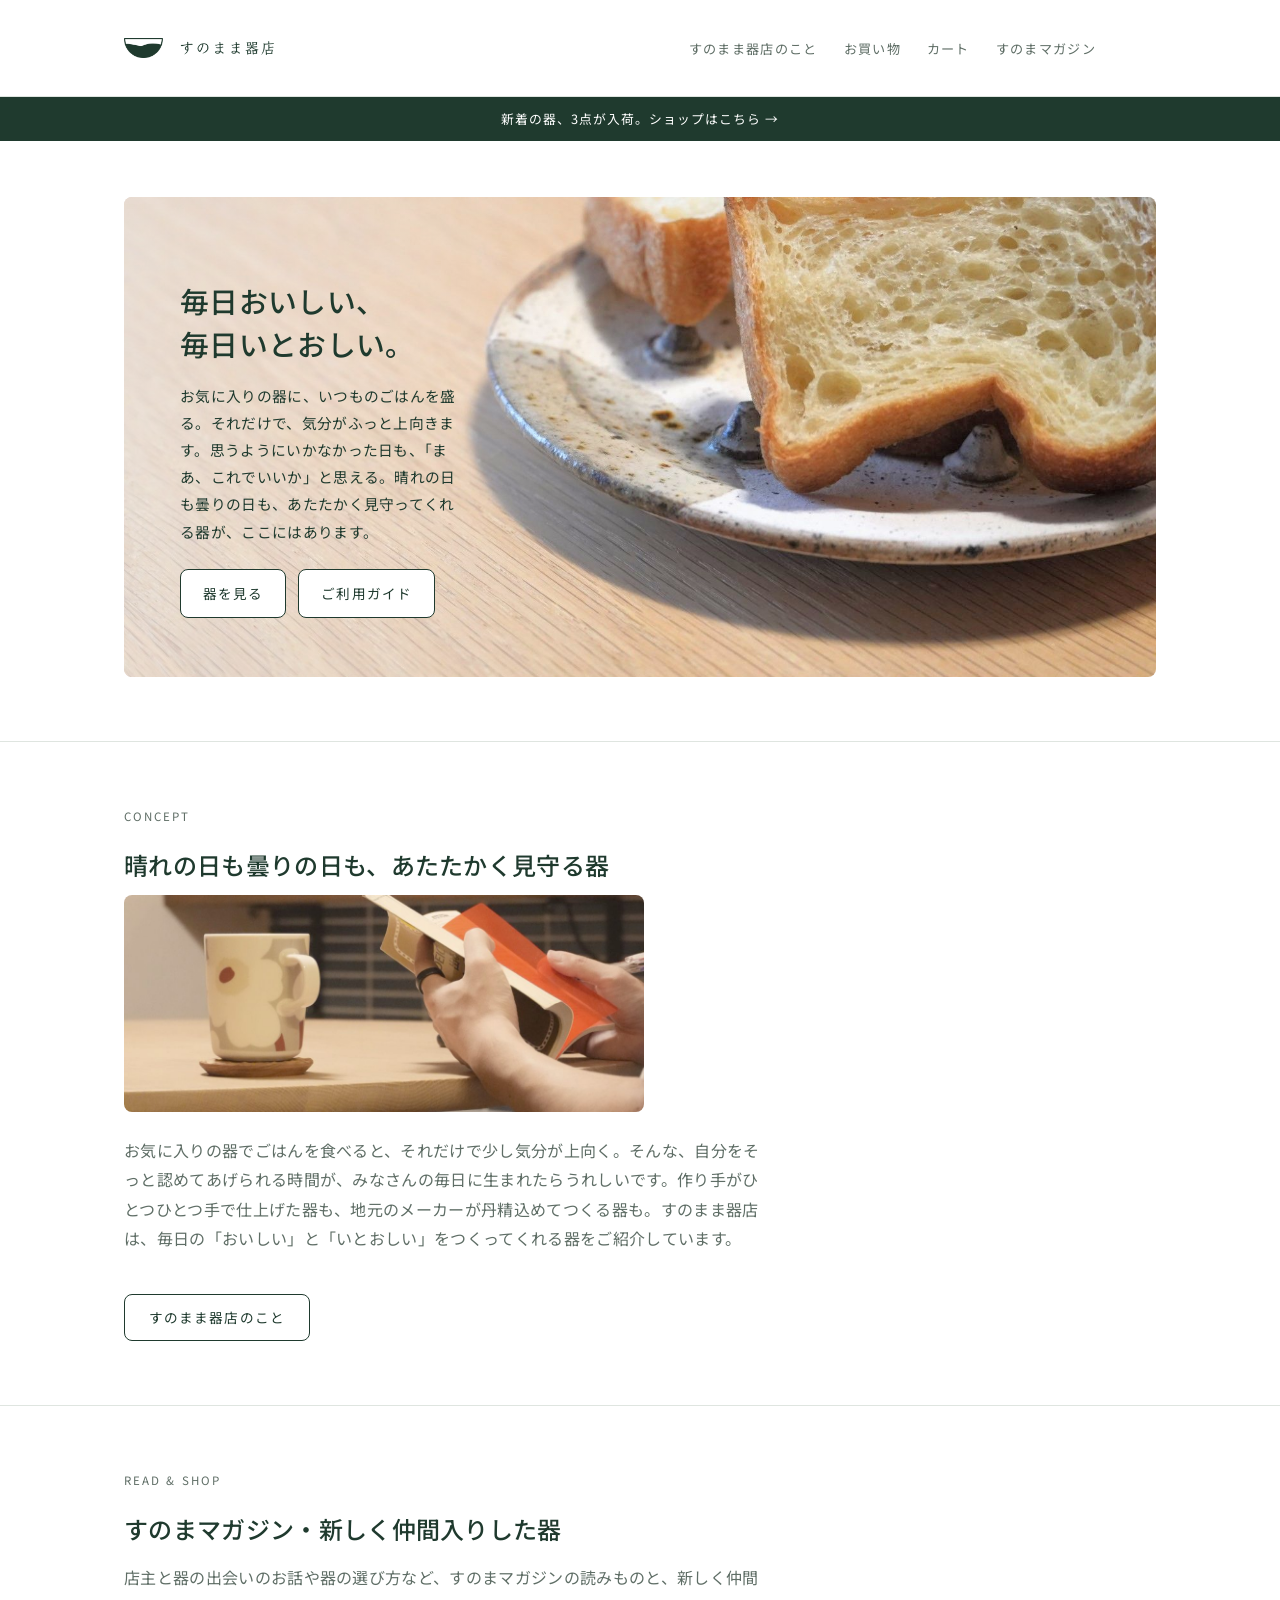
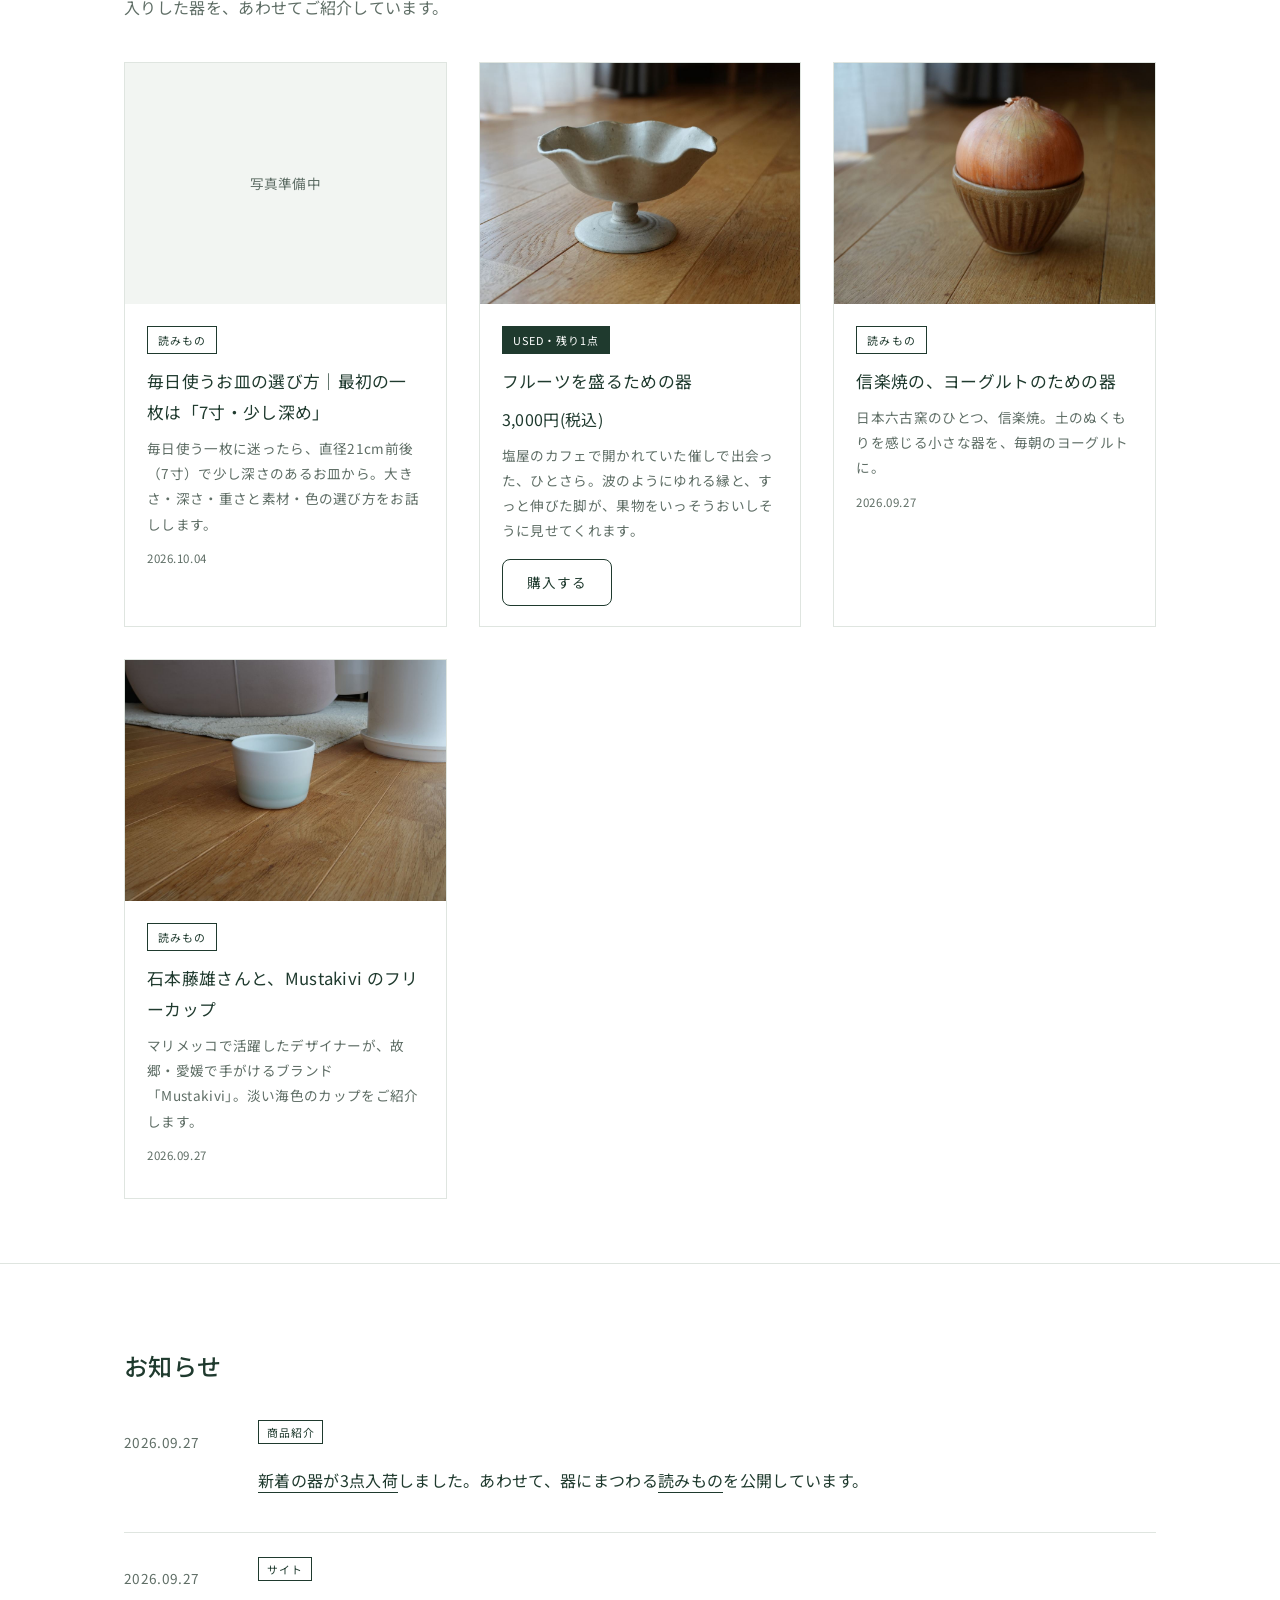
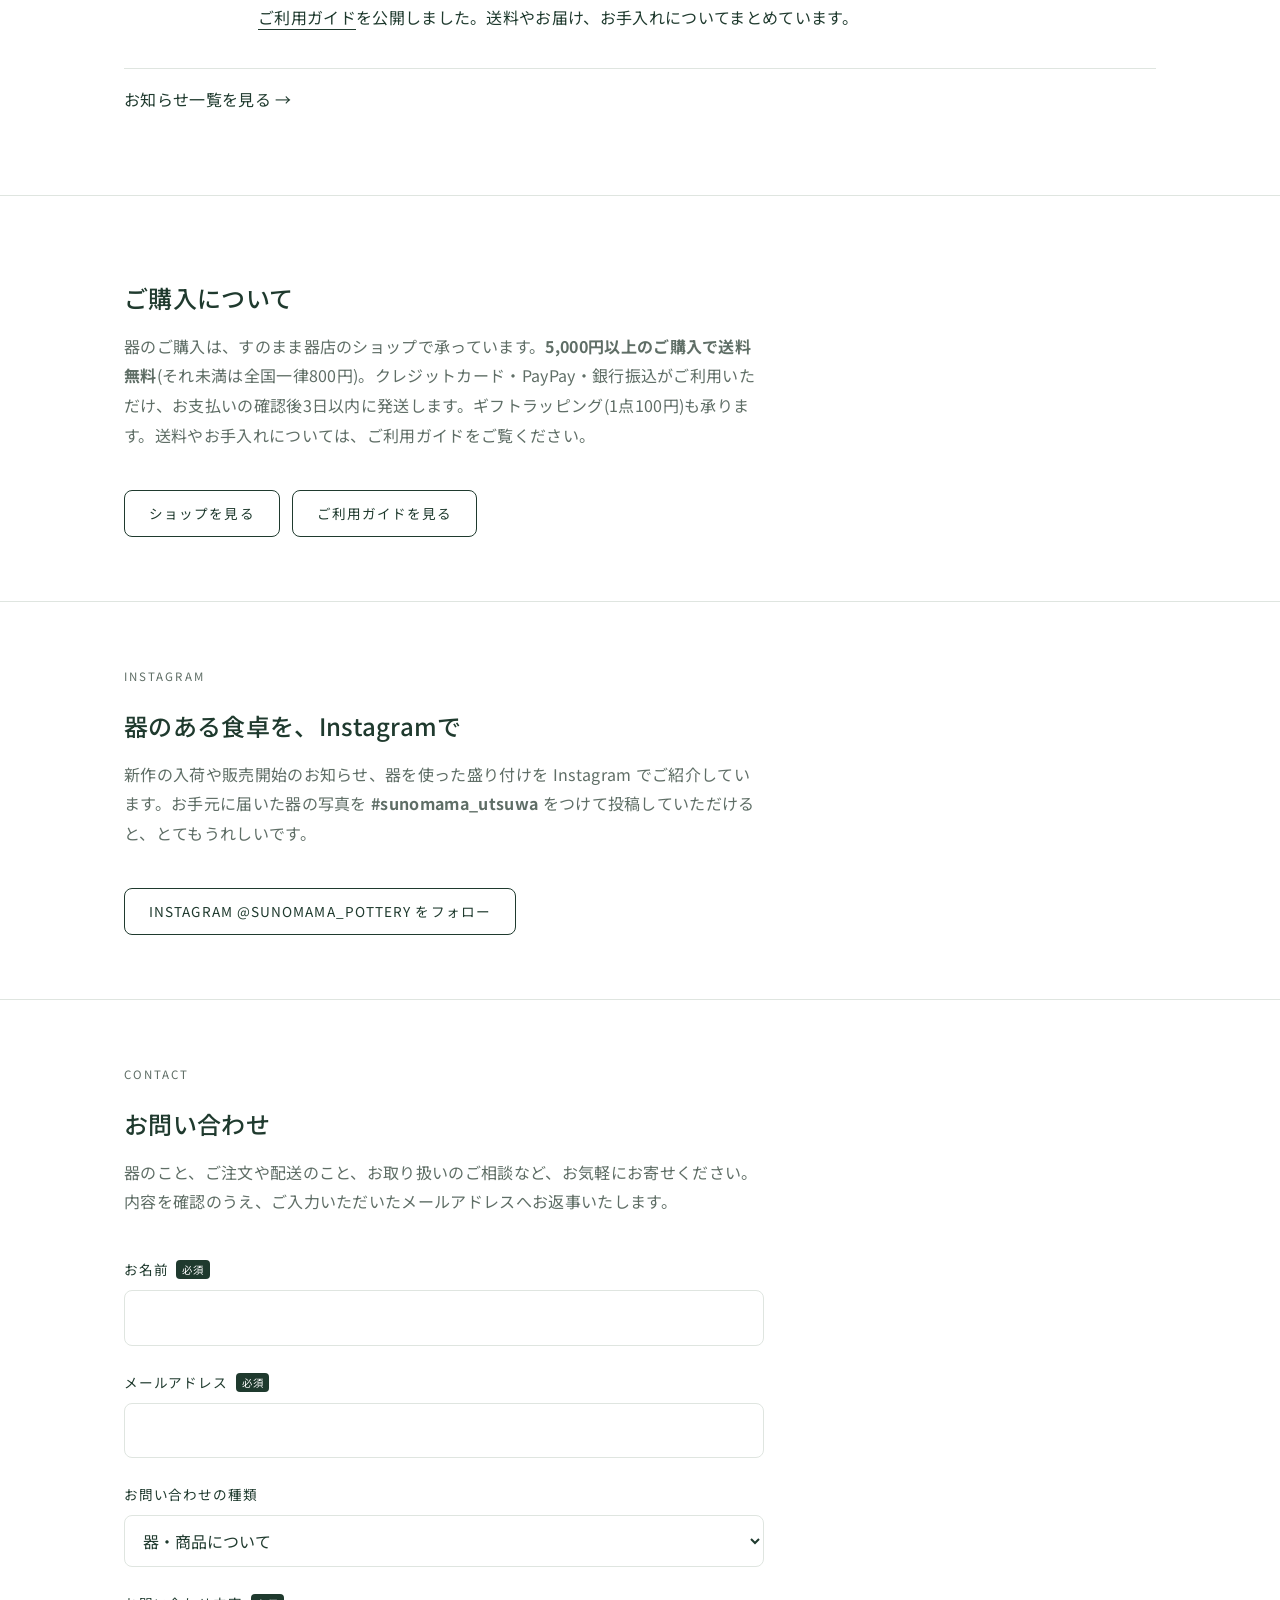
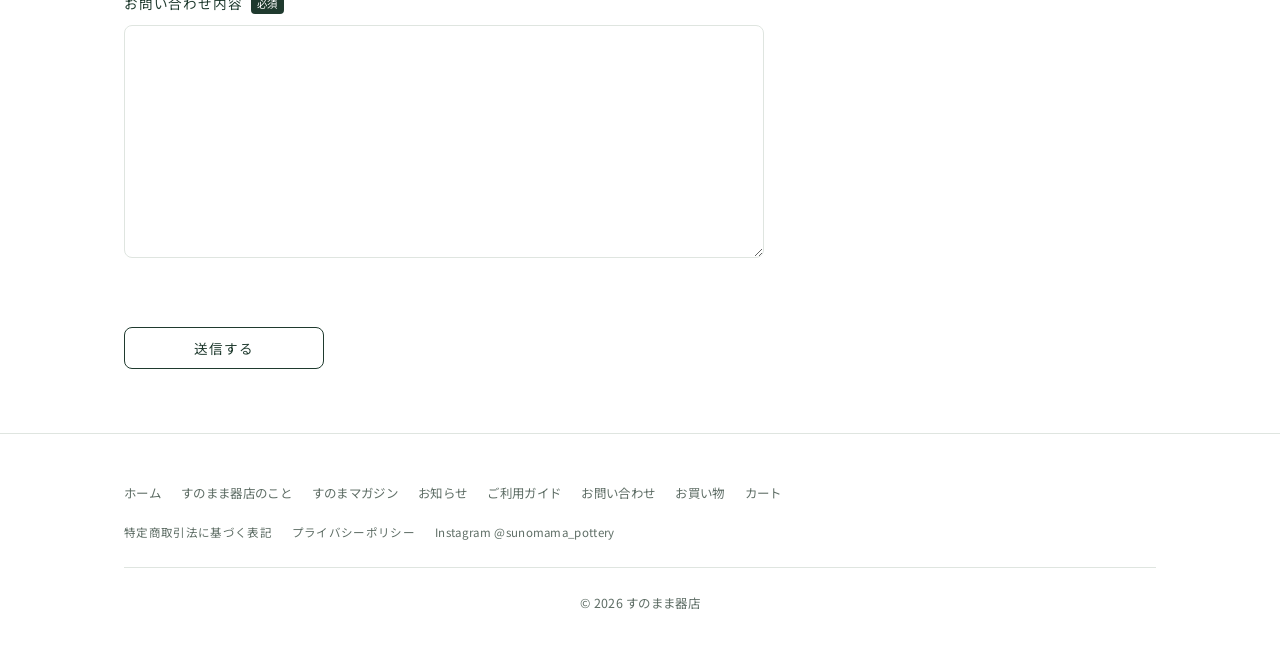
<file: index.html>
<!DOCTYPE html>
<html lang="ja">
<head>
<meta charset="UTF-8">
<meta name="viewport" content="width=device-width, initial-scale=1.0">
<!-- 準備中のため検索エンジンに登録しない設定です。本格始動のときにこの2行を消してください -->
<meta name="robots" content="noindex">
<title>すのまま器店 | 晴れの日も曇りの日も、あたたかく見守る器</title>
<meta name="description" content="毎日おいしい、毎日いとおしい。お気に入りの器で、気分がふっと上向いたり、そのままの自分でいいと思えたり。晴れの日も曇りの日も、あたたかく見守ってくれる、手仕事の器や地元メーカーの逸品、used の器をご紹介しています。">
<link rel="icon" href="images/favicon.svg" type="image/svg+xml">
<meta property="og:site_name" content="すのまま器店">
<meta property="og:type" content="website">
<meta property="og:title" content="すのまま器店 | 晴れの日も曇りの日も、あたたかく見守る器">
<meta property="og:description" content="毎日おいしい、毎日いとおしい。お気に入りの器で、気分がふっと上向いたり、そのままの自分でいいと思えたり。晴れの日も曇りの日も、あたたかく見守ってくれる、手仕事の器や地元メーカーの逸品、used の器をご紹介しています。">
<meta property="og:url" content="https://marchetache.github.io/home-page/index.html">
<meta property="og:image" content="https://marchetache.github.io/home-page/images/ogp.jpg">
<meta name="twitter:card" content="summary_large_image">
<link rel="preconnect" href="https://fonts.googleapis.com">
<link href="https://fonts.googleapis.com/css2?family=Shippori+Mincho:wght@500;600&family=Noto+Sans+JP:wght@400;500&display=swap" rel="stylesheet">
<link rel="stylesheet" href="css/style.css?v=20261018e">
</head>
<body>

<header class="site-header">
  <div class="container">
    <div class="site-brand">
      <p class="site-title"><a href="index.html"><img class="site-logo" src="images/logo-horizontal.png?v=20261004c" alt="すのまま器店" width="540" height="72"></a></p>
    </div>
    <div class="site-header-actions">
    <nav class="site-nav">
      <ul>
        <li><a href="concept.html">すのまま器店のこと</a></li>
        <li><a href="https://yohenpottery.base.shop/" target="_blank" rel="noopener">お買い物</a></li>
        <li><a href="https://yohenpottery.base.shop/shops/yohenpottery-base-shop/checkout/edit" target="_blank" rel="noopener">カート</a></li>
        <li><a href="artists/index.html">すのまマガジン</a></li>
      </ul>
    </nav>
      <button class="menu-toggle" type="button" aria-label="メニューを開く" aria-expanded="false">
        <span></span><span></span><span></span>
      </button>
    </div>
  </div>
</header>

<div class="promo-banner">
  <a href="https://yohenpottery.base.shop/" target="_blank" rel="noopener">新着の器、3点が入荷。ショップはこちら &rarr;</a>
</div>

<section class="hero">
  <div class="container">
    <div class="hero-visual">
      <img class="hero-photo" src="images/top-photo.jpg?v=20261018a" srcset="images/top-photo-900.jpg?v=20261018a 900w, images/top-photo.jpg?v=20261018a 1616w" sizes="100vw" alt="木のテーブルに置いた、白い器に盛ったパン" width="1616" height="1080">
      <div class="hero-text">
        <h1>毎日おいしい、<br>毎日いとおしい。</h1>
        <p>お気に入りの器に、いつものごはんを盛る。それだけで、気分がふっと上向きます。思うようにいかなかった日も、「まあ、これでいいか」と思える。晴れの日も曇りの日も、あたたかく見守ってくれる器が、ここにはあります。</p>
        <div class="hero-actions">
          <a class="btn" href="https://yohenpottery.base.shop/" target="_blank" rel="noopener">器を見る</a>
          <a class="btn btn-outline" href="guide.html">ご利用ガイド</a>
        </div>
      </div>
    </div>
  </div>
</section>

<section class="section">
  <div class="container">
    <p class="section-eyebrow">Concept</p>
    <h2 class="section-title">晴れの日も曇りの日も、あたたかく見守る器</h2>
    <img class="section-photo is-small" src="images/concept-photo.jpg?v=20261018b" alt="木のテーブルに置いたマグカップと、本を読む手元" loading="lazy" width="1080" height="450">
    <p class="section-lead">お気に入りの器でごはんを食べると、それだけで少し気分が上向く。そんな、自分をそっと認めてあげられる時間が、みなさんの毎日に生まれたらうれしいです。作り手がひとつひとつ手で仕上げた器も、地元のメーカーが丹精込めてつくる器も。すのまま器店は、毎日の「おいしい」と「いとおしい」をつくってくれる器をご紹介しています。</p>
    <div class="shop-links">
      <a class="btn btn-outline" href="concept.html">すのまま器店のこと</a>
    </div>
  </div>
</section>

<section class="section">
  <div class="container">
    <p class="section-eyebrow">Read &amp; Shop</p>
    <h2 class="section-title">すのまマガジン・新しく仲間入りした器</h2>
    <p class="section-lead">店主と器の出会いのお話や器の選び方など、すのまマガジンの読みものと、新しく仲間入りした器を、あわせてご紹介しています。</p>

    <div class="feed-grid">

      <div class="feed-card">
        <a href="artists/artist-04.html">
          <div class="feed-card-image">写真準備中</div>
          <div class="feed-card-body">
            <span class="feed-tag">読みもの</span>
            <p class="feed-card-title">毎日使うお皿の選び方｜最初の一枚は「7寸・少し深め」</p>
            <p class="feed-card-excerpt">毎日使う一枚に迷ったら、直径21cm前後（7寸）で少し深さのあるお皿から。大きさ・深さ・重さと素材・色の選び方をお話しします。</p>
            <p class="feed-card-date">2026.10.04</p>
          </div>
        </a>
      </div>

      <div class="feed-card" data-category="bowl">
        <a href="https://yohenpottery.base.shop/items/159698023" target="_blank" rel="noopener">
          <img class="feed-card-photo" src="images/item-fruit-1.jpg" alt="波打つ縁の、脚つきの器" loading="lazy" width="1200" height="800">
          <div class="feed-card-body">
            <span class="feed-tag is-product">used・残り1点</span>
            <p class="feed-card-title">フルーツを盛るための器</p>
            <p class="feed-card-price">3,000円(税込)</p>
            <p class="feed-card-excerpt">塩屋のカフェで開かれていた催しで出会った、ひとさら。波のようにゆれる縁と、すっと伸びた脚が、果物をいっそうおいしそうに見せてくれます。</p>
            <span class="btn">購入する</span>
          </div>
        </a>
      </div>

      <div class="feed-card">
        <a href="artists/artist-02.html">
          <img class="feed-card-photo" src="images/item-yogurt-1.jpg" alt="しのぎ模様の、信楽焼の小さな器" loading="lazy" width="1200" height="800">
          <div class="feed-card-body">
            <span class="feed-tag">読みもの</span>
            <p class="feed-card-title">信楽焼の、ヨーグルトのための器</p>
            <p class="feed-card-excerpt">日本六古窯のひとつ、信楽焼。土のぬくもりを感じる小さな器を、毎朝のヨーグルトに。</p>
            <p class="feed-card-date">2026.09.27</p>
          </div>
        </a>
      </div>

      <div class="feed-card">
        <a href="artists/artist-03.html">
          <img class="feed-card-photo" src="images/item-cup-1.jpg" alt="淡い海色の釉薬がかかった、白いフリーカップ" loading="lazy" width="1200" height="800">
          <div class="feed-card-body">
            <span class="feed-tag">読みもの</span>
            <p class="feed-card-title">石本藤雄さんと、Mustakivi のフリーカップ</p>
            <p class="feed-card-excerpt">マリメッコで活躍したデザイナーが、故郷・愛媛で手がけるブランド「Mustakivi」。淡い海色のカップをご紹介します。</p>
            <p class="feed-card-date">2026.09.27</p>
          </div>
        </a>
      </div>

    </div>
  </div>
</section>

<!--
  ▼ 企画展・販売予定のお知らせ枠
  販売日が決まったら、下の <section ... hidden> の「hidden」を消して、日時・内容を書き換えてください。
  同じ内容を Instagram でも告知すると、効果的です。
-->
<section class="section event-block" hidden>
  <div class="container">
    <p class="section-eyebrow">Exhibition</p>
    <h2 class="section-title">【企画展の名前】</h2>
    <p class="event-date">【10月◯日(◯) 20:00】 販売開始</p>
    <p class="section-lead">【出品する作家・器の紹介を2〜3行で】</p>
    <div class="shop-links">
      <a class="btn" href="https://www.instagram.com/sunomama_pottery/" target="_blank" rel="noopener">Instagramで最新情報を見る</a>
    </div>
  </div>
</section>

<!--
  ▼ 器の種類から探す(いったん非表示)
  BASEの「カテゴリ管理」でカテゴリを作ったら、下の各リンクをBASEのカテゴリのURLに書き換え、
  <section ... hidden> の「hidden」を消してください。
-->
<section class="section" hidden>
  <div class="container">
    <p class="section-eyebrow">Category</p>
    <h2 class="section-title">器の種類から探す</h2>
    <div class="category-tiles">
      <a class="category-tile" href="products.html?category=plate">
        <span class="category-tile-icon">皿</span>
        <span class="category-tile-label">お皿</span>
      </a>
      <a class="category-tile" href="products.html?category=bowl">
        <span class="category-tile-icon">鉢</span>
        <span class="category-tile-label">お椀・鉢</span>
      </a>
      <a class="category-tile" href="products.html?category=cup">
        <span class="category-tile-icon">杯</span>
        <span class="category-tile-label">カップ・湯のみ</span>
      </a>
      <a class="category-tile" href="products.html?category=vase">
        <span class="category-tile-icon">花</span>
        <span class="category-tile-label">花器</span>
      </a>
    </div>
  </div>
</section>

<section class="section">
  <div class="container">
    <h2 class="section-title">お知らせ</h2>
    <ul class="news-list">
      <li class="news-item">
        <p class="news-date">2026.09.27</p>
        <div>
          <span class="news-tag">商品紹介</span>
          <p><a href="https://yohenpottery.base.shop/" target="_blank" rel="noopener">新着の器が3点入荷</a>しました。あわせて、器にまつわる<a href="artists/index.html">読みもの</a>を公開しています。</p>
        </div>
      </li>
      <li class="news-item">
        <p class="news-date">2026.09.27</p>
        <div>
          <span class="news-tag">サイト</span>
          <p><a href="guide.html">ご利用ガイド</a>を公開しました。送料やお届け、お手入れについてまとめています。</p>
        </div>
      </li>
    </ul>
    <p><a href="news.html">お知らせ一覧を見る &rarr;</a></p>
  </div>
</section>

<section class="section">
  <div class="container">
    <h2 class="section-title">ご購入について</h2>
    <p class="section-lead">器のご購入は、すのまま器店のショップで承っています。<strong>5,000円以上のご購入で送料無料</strong>(それ未満は全国一律800円)。クレジットカード・PayPay・銀行振込がご利用いただけ、お支払いの確認後3日以内に発送します。ギフトラッピング(1点100円)も承ります。送料やお手入れについては、ご利用ガイドをご覧ください。</p>
    <div class="shop-links">
      <a class="btn" href="https://yohenpottery.base.shop/" target="_blank" rel="noopener">ショップを見る</a>
      <a class="btn btn-outline" href="guide.html">ご利用ガイドを見る</a>
    </div>
  </div>
</section>

<!--
  ▼ お客さまの声
  いただいた感想を載せるときは、下の <section ... hidden> の「hidden」を消して、
  voice-card のブロックを感想の数だけコピーしてください。(ご本人の了承を得たものだけを載せましょう)
-->
<section class="section" hidden>
  <div class="container">
    <p class="section-eyebrow">Voice</p>
    <h2 class="section-title">お客さまの声</h2>
    <div class="voice-grid">
      <figure class="voice-card">
        <blockquote>【いただいた感想】</blockquote>
        <figcaption>【お住まいの地域・お名前のイニシャルなど】/ 【ご購入の器】</figcaption>
      </figure>
    </div>
  </div>
</section>

<section class="section">
  <div class="container">
    <p class="section-eyebrow">Instagram</p>
    <h2 class="section-title">器のある食卓を、Instagramで</h2>
    <p class="section-lead">新作の入荷や販売開始のお知らせ、器を使った盛り付けを Instagram でご紹介しています。お手元に届いた器の写真を <strong>#sunomama_utsuwa</strong> をつけて投稿していただけると、とてもうれしいです。</p>
    <div class="shop-links">
      <a class="btn" href="https://www.instagram.com/sunomama_pottery/" target="_blank" rel="noopener">Instagram @sunomama_pottery をフォロー</a>
    </div>
  </div>
</section>

<section class="section" id="contact">
  <div class="container">
    <p class="section-eyebrow">Contact</p>
    <h2 class="section-title">お問い合わせ</h2>
    <p class="section-lead">器のこと、ご注文や配送のこと、お取り扱いのご相談など、お気軽にお寄せください。内容を確認のうえ、ご入力いただいたメールアドレスへお返事いたします。</p>

    <!-- 送信先の設定: お問い合わせは Google フォーム「yohen お問い合わせ」に送られ、スプレッドシート「yohen お問い合わせ(回答)」にたまります。
         各項目の name="entry.数字" は Google フォームの質問の受付番号です(質問を作り直したら変わるので、書き換えが必要です)。
         送信は js/main.js がページを移動せずに行い、送信後はこのサイト内の thanks.html(サンクスページ)を表示します -->
    <form class="contact-form" data-contact-form action="https://docs.google.com/forms/d/e/1FAIpQLSeasXNGZyYBMrJU8NNU8RQhdqVkGmVdwis0JCi6XGUpjRa02g/formResponse" method="POST" novalidate>
      <div class="form-row">
        <label for="contact-name">お名前<span class="form-required">必須</span></label>
        <input type="text" id="contact-name" name="entry.423725902" autocomplete="name" required>
      </div>
      <div class="form-row">
        <label for="contact-email">メールアドレス<span class="form-required">必須</span></label>
        <input type="email" id="contact-email" name="entry.77252341" autocomplete="email" inputmode="email" required>
      </div>
      <div class="form-row">
        <label for="contact-type">お問い合わせの種類</label>
        <select id="contact-type" name="entry.2121571491">
          <option value="器・商品について">器・商品について</option>
          <option value="ご注文・配送について">ご注文・配送について</option>
          <option value="お取り扱い・取材について">お取り扱い・取材について</option>
          <option value="その他">その他</option>
        </select>
      </div>
      <div class="form-row">
        <label for="contact-message">お問い合わせ内容<span class="form-required">必須</span></label>
        <textarea id="contact-message" name="entry.1245680852" rows="7" required></textarea>
      </div>
      <!-- 迷惑メール対策(人には見えない欄です) -->
      <input type="text" class="form-honeypot" tabindex="-1" autocomplete="off" aria-hidden="true">
      <p class="form-status" role="status" aria-live="polite"></p>
      <button type="submit" class="btn contact-submit">送信する</button>
    </form>
  </div>
</section>

<footer class="site-footer">
  <div class="container">
    <ul class="footer-links">
      <li><a href="index.html">ホーム</a></li>
      <li><a href="concept.html">すのまま器店のこと</a></li>
      <li><a href="artists/index.html">すのまマガジン</a></li>
      <li><a href="news.html">お知らせ</a></li>
      <li><a href="guide.html">ご利用ガイド</a></li>
      <li><a href="index.html#contact">お問い合わせ</a></li>
      <li><a href="https://yohenpottery.base.shop/" target="_blank" rel="noopener">お買い物</a></li>
      <li><a href="https://yohenpottery.base.shop/shops/yohenpottery-base-shop/checkout/edit" target="_blank" rel="noopener">カート</a></li>
    </ul>
    <ul class="footer-links footer-links-sub">
      <li><a href="https://yohenpottery.base.shop/law" target="_blank" rel="noopener">特定商取引法に基づく表記</a></li>
      <li><a href="privacy.html">プライバシーポリシー</a></li>
      <li><a href="https://www.instagram.com/sunomama_pottery/" target="_blank" rel="noopener">Instagram @sunomama_pottery</a></li>
    </ul>
    <p class="footer-bottom">&copy; 2026 すのまま器店</p>
  </div>
</footer>

<script src="js/main.js?v=20261003b"></script>
</body>
</html>
</file>
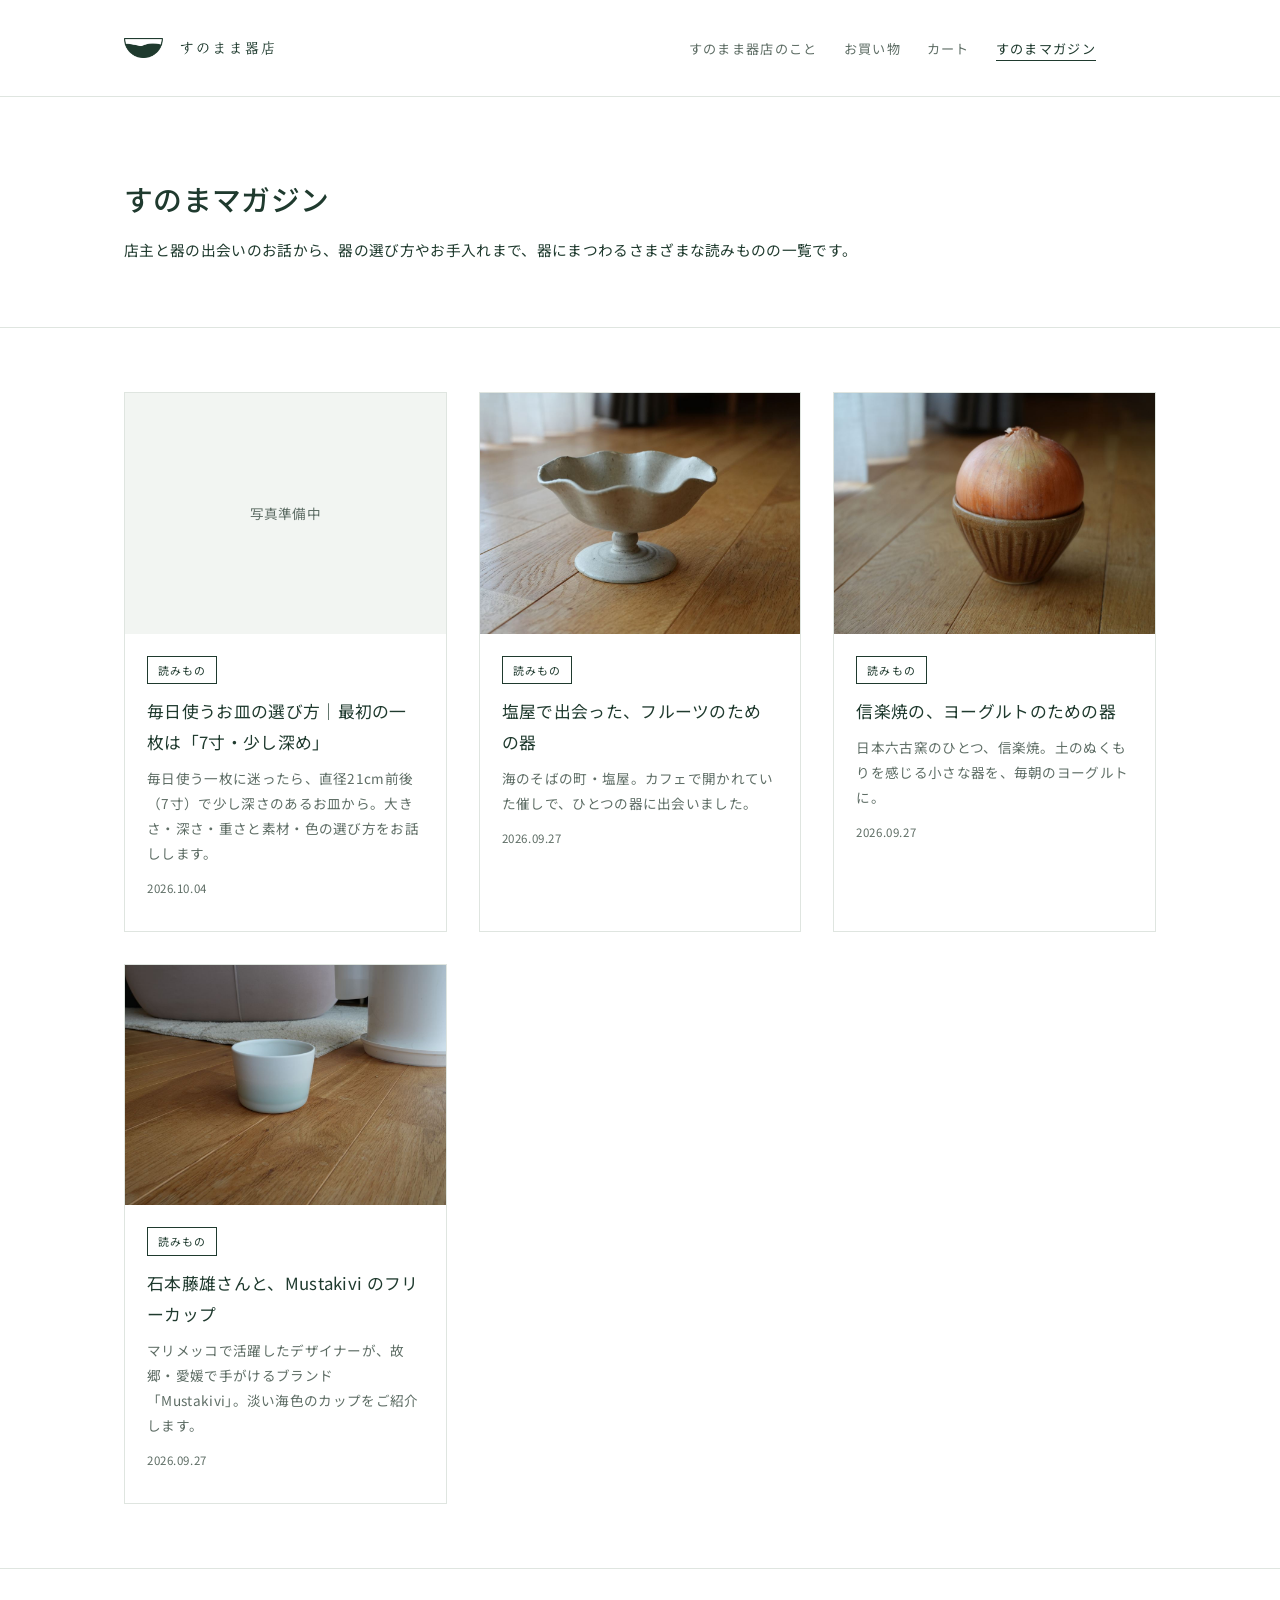
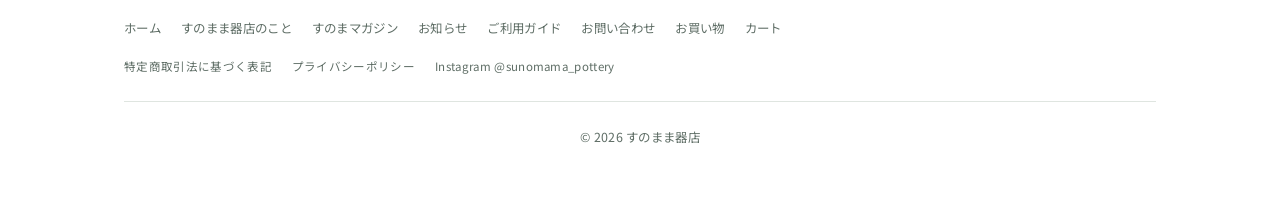
<file: artists/index.html>
<!DOCTYPE html>
<html lang="ja">
<head>
<meta charset="UTF-8">
<meta name="viewport" content="width=device-width, initial-scale=1.0">
<!-- 準備中のため検索エンジンに登録しない設定です。本格始動のときにこの2行を消してください -->
<meta name="robots" content="noindex">
<title>すのまマガジン | すのまま器店</title>
<meta name="description" content="すのまま器店の読みもの「すのまマガジン」です。店主と器の出会いのお話から、器の選び方やお手入れまで、器にまつわるさまざまなお話をお届けします。">
<link rel="icon" href="../images/favicon.svg" type="image/svg+xml">
<meta property="og:site_name" content="すのまま器店">
<meta property="og:type" content="website">
<meta property="og:title" content="すのまマガジン | すのまま器店">
<meta property="og:description" content="すのまま器店の読みもの「すのまマガジン」です。店主と器の出会いのお話から、器の選び方やお手入れまで、器にまつわるさまざまなお話をお届けします。">
<meta property="og:url" content="https://marchetache.github.io/home-page/artists/index.html">
<meta property="og:image" content="https://marchetache.github.io/home-page/images/ogp.jpg">
<meta name="twitter:card" content="summary_large_image">
<link rel="preconnect" href="https://fonts.googleapis.com">
<link href="https://fonts.googleapis.com/css2?family=Shippori+Mincho:wght@500;600&family=Noto+Sans+JP:wght@400;500&display=swap" rel="stylesheet">
<link rel="stylesheet" href="../css/style.css?v=20261018e">
</head>
<body>

<header class="site-header">
  <div class="container">
    <div class="site-brand">
      <p class="site-title"><a href="../index.html"><img class="site-logo" src="../images/logo-horizontal.png?v=20261004c" alt="すのまま器店" width="540" height="72"></a></p>
    </div>
    <div class="site-header-actions">
    <nav class="site-nav">
      <ul>
        <li><a href="../concept.html">すのまま器店のこと</a></li>
        <li><a href="https://yohenpottery.base.shop/" target="_blank" rel="noopener">お買い物</a></li>
        <li><a href="https://yohenpottery.base.shop/shops/yohenpottery-base-shop/checkout/edit" target="_blank" rel="noopener">カート</a></li>
        <li><a href="index.html" class="is-current">すのまマガジン</a></li>
      </ul>
    </nav>
      <button class="menu-toggle" type="button" aria-label="メニューを開く" aria-expanded="false">
        <span></span><span></span><span></span>
      </button>
    </div>
  </div>
</header>

<section class="hero">
  <div class="container">
    <h1>すのまマガジン</h1>
    <p>店主と器の出会いのお話から、器の選び方やお手入れまで、器にまつわるさまざまな読みものの一覧です。</p>
  </div>
</section>

<section class="section">
  <div class="container">

    <div class="feed-grid">

      <div class="feed-card">
        <a href="artist-04.html">
          <div class="feed-card-image">写真準備中</div>
          <div class="feed-card-body">
            <span class="feed-tag">読みもの</span>
            <p class="feed-card-title">毎日使うお皿の選び方｜最初の一枚は「7寸・少し深め」</p>
            <p class="feed-card-excerpt">毎日使う一枚に迷ったら、直径21cm前後（7寸）で少し深さのあるお皿から。大きさ・深さ・重さと素材・色の選び方をお話しします。</p>
            <p class="feed-card-date">2026.10.04</p>
          </div>
        </a>
      </div>

      <div class="feed-card">
        <a href="artist-01.html">
          <img class="feed-card-photo" src="../images/item-fruit-1.jpg" alt="波打つ縁の、脚つきの器" loading="lazy" width="1200" height="800">
          <div class="feed-card-body">
            <span class="feed-tag">読みもの</span>
            <p class="feed-card-title">塩屋で出会った、フルーツのための器</p>
            <p class="feed-card-excerpt">海のそばの町・塩屋。カフェで開かれていた催しで、ひとつの器に出会いました。</p>
            <p class="feed-card-date">2026.09.27</p>
          </div>
        </a>
      </div>

      <div class="feed-card">
        <a href="artist-02.html">
          <img class="feed-card-photo" src="../images/item-yogurt-1.jpg" alt="しのぎ模様の、信楽焼の小さな器" loading="lazy" width="1200" height="800">
          <div class="feed-card-body">
            <span class="feed-tag">読みもの</span>
            <p class="feed-card-title">信楽焼の、ヨーグルトのための器</p>
            <p class="feed-card-excerpt">日本六古窯のひとつ、信楽焼。土のぬくもりを感じる小さな器を、毎朝のヨーグルトに。</p>
            <p class="feed-card-date">2026.09.27</p>
          </div>
        </a>
      </div>

      <div class="feed-card">
        <a href="artist-03.html">
          <img class="feed-card-photo" src="../images/item-cup-1.jpg" alt="淡い海色の釉薬がかかった、白いフリーカップ" loading="lazy" width="1200" height="800">
          <div class="feed-card-body">
            <span class="feed-tag">読みもの</span>
            <p class="feed-card-title">石本藤雄さんと、Mustakivi のフリーカップ</p>
            <p class="feed-card-excerpt">マリメッコで活躍したデザイナーが、故郷・愛媛で手がけるブランド「Mustakivi」。淡い海色のカップをご紹介します。</p>
            <p class="feed-card-date">2026.09.27</p>
          </div>
        </a>
      </div>

    </div>
  </div>
</section>

<footer class="site-footer">
  <div class="container">
    <ul class="footer-links">
      <li><a href="../index.html">ホーム</a></li>
      <li><a href="../concept.html">すのまま器店のこと</a></li>
      <li><a href="index.html">すのまマガジン</a></li>
      <li><a href="../news.html">お知らせ</a></li>
      <li><a href="../guide.html">ご利用ガイド</a></li>
      <li><a href="../index.html#contact">お問い合わせ</a></li>
      <li><a href="https://yohenpottery.base.shop/" target="_blank" rel="noopener">お買い物</a></li>
      <li><a href="https://yohenpottery.base.shop/shops/yohenpottery-base-shop/checkout/edit" target="_blank" rel="noopener">カート</a></li>
    </ul>
    <ul class="footer-links footer-links-sub">
      <li><a href="https://yohenpottery.base.shop/law" target="_blank" rel="noopener">特定商取引法に基づく表記</a></li>
      <li><a href="../privacy.html">プライバシーポリシー</a></li>
      <li><a href="https://www.instagram.com/sunomama_pottery/" target="_blank" rel="noopener">Instagram @sunomama_pottery</a></li>
    </ul>
    <p class="footer-bottom">&copy; 2026 すのまま器店</p>
  </div>
</footer>

<script src="../js/main.js?v=20261003b"></script>
</body>
</html>
</file>
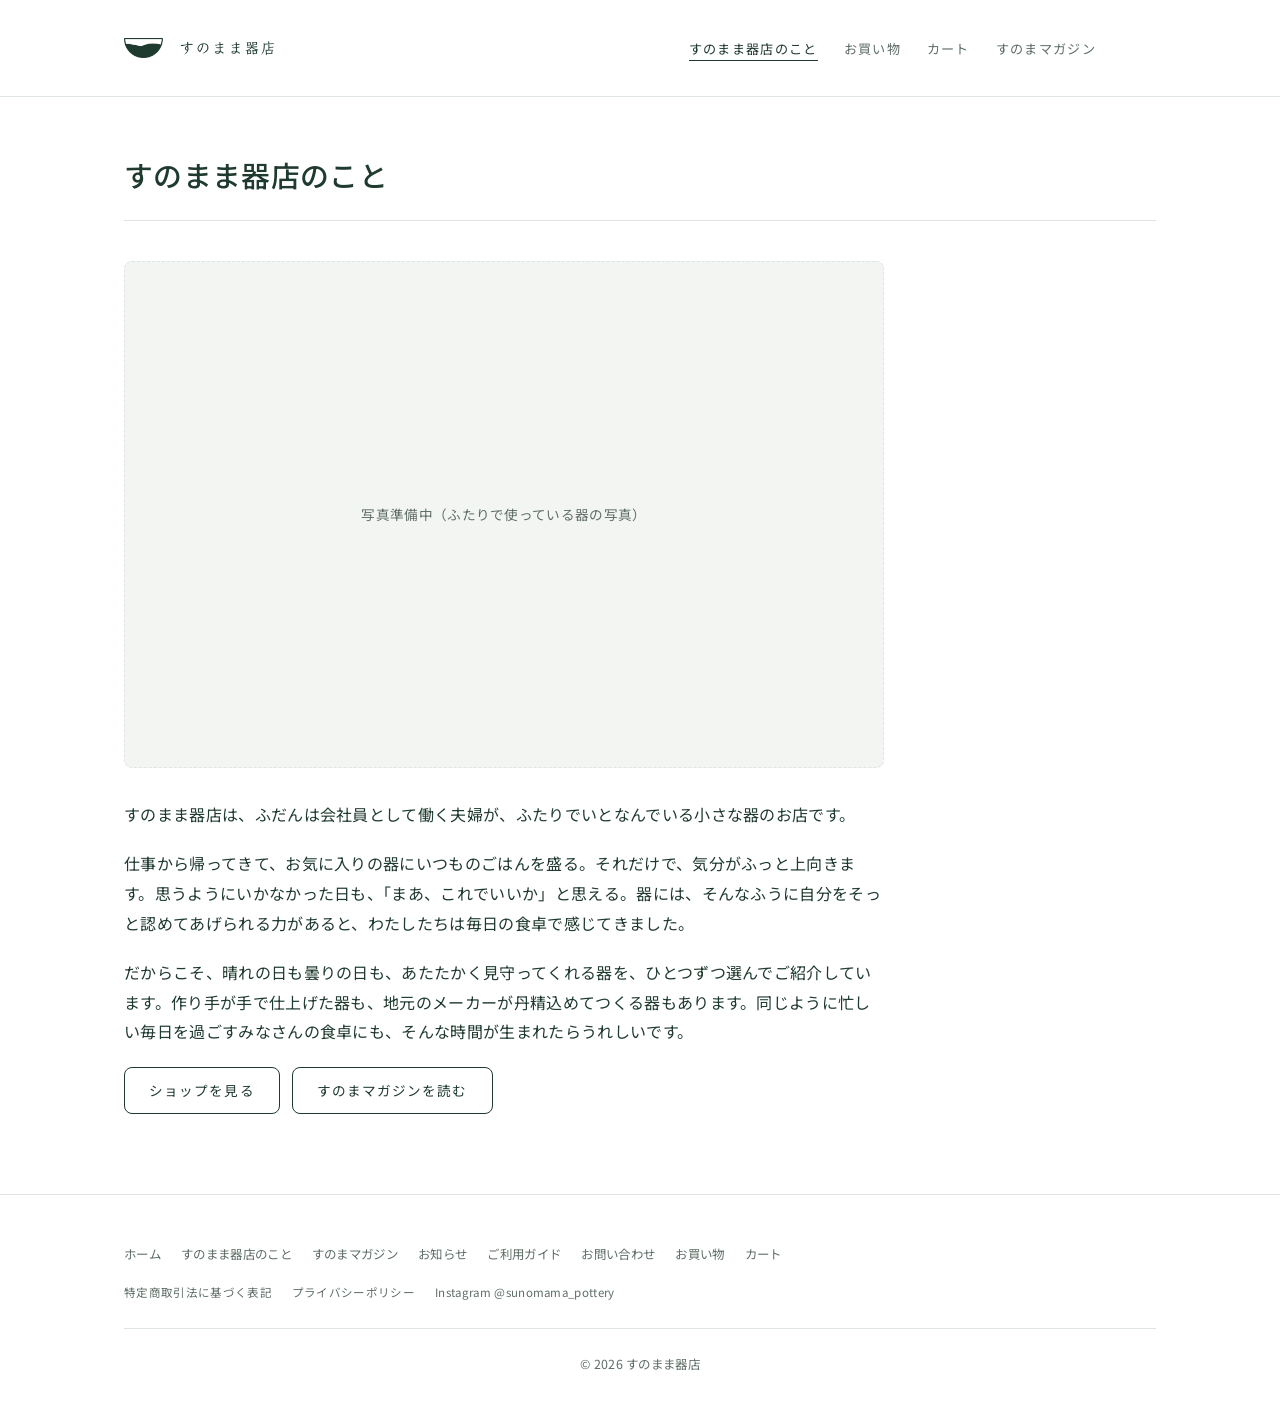
<file: concept.html>
<!DOCTYPE html>
<html lang="ja">
<head>
<meta charset="UTF-8">
<meta name="viewport" content="width=device-width, initial-scale=1.0">
<!-- 準備中のため検索エンジンに登録しない設定です。本格始動のときにこの2行を消してください -->
<meta name="robots" content="noindex">
<title>すのまま器店のこと | すのまま器店</title>
<meta name="description" content="お気に入りの器で、気分がふっと上向く毎日を。すのまま器店が大切にしていることと、器を選ぶ基準についてご紹介します。">
<link rel="icon" href="images/favicon.svg" type="image/svg+xml">
<meta property="og:site_name" content="すのまま器店">
<meta property="og:type" content="website">
<meta property="og:title" content="すのまま器店のこと | すのまま器店">
<meta property="og:description" content="お気に入りの器で、気分がふっと上向く毎日を。すのまま器店が大切にしていることと、器を選ぶ基準についてご紹介します。">
<meta property="og:url" content="https://marchetache.github.io/home-page/concept.html">
<meta property="og:image" content="https://marchetache.github.io/home-page/images/ogp.jpg">
<meta name="twitter:card" content="summary_large_image">
<link rel="preconnect" href="https://fonts.googleapis.com">
<link href="https://fonts.googleapis.com/css2?family=Shippori+Mincho:wght@500;600&family=Noto+Sans+JP:wght@400;500&display=swap" rel="stylesheet">
<link rel="stylesheet" href="css/style.css?v=20261018e">
</head>
<body>

<header class="site-header">
  <div class="container">
    <div class="site-brand">
      <p class="site-title"><a href="index.html"><img class="site-logo" src="images/logo-horizontal.png?v=20261004c" alt="すのまま器店" width="540" height="72"></a></p>
    </div>
    <div class="site-header-actions">
    <nav class="site-nav">
      <ul>
        <li><a href="concept.html" class="is-current">すのまま器店のこと</a></li>
        <li><a href="https://yohenpottery.base.shop/" target="_blank" rel="noopener">お買い物</a></li>
        <li><a href="https://yohenpottery.base.shop/shops/yohenpottery-base-shop/checkout/edit" target="_blank" rel="noopener">カート</a></li>
        <li><a href="artists/index.html">すのまマガジン</a></li>
      </ul>
    </nav>
      <button class="menu-toggle" type="button" aria-label="メニューを開く" aria-expanded="false">
        <span></span><span></span><span></span>
      </button>
    </div>
  </div>
</header>

<div class="container">

  <div class="note-header">
    <h1 class="note-title">すのまま器店のこと</h1>
  </div>

  <div class="about-block">
  <!-- ▼ 仮の画像です。写真ができたら、下の <div class="photo-placeholder">…</div> を
       <figure class="article-photo is-main"><img src="images/写真の名前.jpg" alt="写真の説明" width="1200" height="800"></figure> に置きかえてください -->
  <div class="photo-placeholder">写真準備中（ふたりで使っている器の写真）</div>

  <div class="article-body">
    <p>すのまま器店は、ふだんは会社員として働く夫婦が、ふたりでいとなんでいる小さな器のお店です。</p>
    <p>仕事から帰ってきて、お気に入りの器にいつものごはんを盛る。それだけで、気分がふっと上向きます。思うようにいかなかった日も、「まあ、これでいいか」と思える。器には、そんなふうに自分をそっと認めてあげられる力があると、わたしたちは毎日の食卓で感じてきました。</p>
    <p>だからこそ、晴れの日も曇りの日も、あたたかく見守ってくれる器を、ひとつずつ選んでご紹介しています。作り手が手で仕上げた器も、地元のメーカーが丹精込めてつくる器もあります。同じように忙しい毎日を過ごすみなさんの食卓にも、そんな時間が生まれたらうれしいです。</p>
    <div class="shop-links">
      <a class="btn" href="https://yohenpottery.base.shop/" target="_blank" rel="noopener">ショップを見る</a>
      <a class="btn btn-outline" href="artists/index.html">すのまマガジンを読む</a>
    </div>
  </div>
  </div>

</div>

<footer class="site-footer">
  <div class="container">
    <ul class="footer-links">
      <li><a href="index.html">ホーム</a></li>
      <li><a href="concept.html">すのまま器店のこと</a></li>
      <li><a href="artists/index.html">すのまマガジン</a></li>
      <li><a href="news.html">お知らせ</a></li>
      <li><a href="guide.html">ご利用ガイド</a></li>
      <li><a href="index.html#contact">お問い合わせ</a></li>
      <li><a href="https://yohenpottery.base.shop/" target="_blank" rel="noopener">お買い物</a></li>
      <li><a href="https://yohenpottery.base.shop/shops/yohenpottery-base-shop/checkout/edit" target="_blank" rel="noopener">カート</a></li>
    </ul>
    <ul class="footer-links footer-links-sub">
      <li><a href="https://yohenpottery.base.shop/law" target="_blank" rel="noopener">特定商取引法に基づく表記</a></li>
      <li><a href="privacy.html">プライバシーポリシー</a></li>
      <li><a href="https://www.instagram.com/sunomama_pottery/" target="_blank" rel="noopener">Instagram @sunomama_pottery</a></li>
    </ul>
    <p class="footer-bottom">&copy; 2026 すのまま器店</p>
  </div>
</footer>

<script src="js/main.js?v=20261003b"></script>
</body>
</html>
</file>
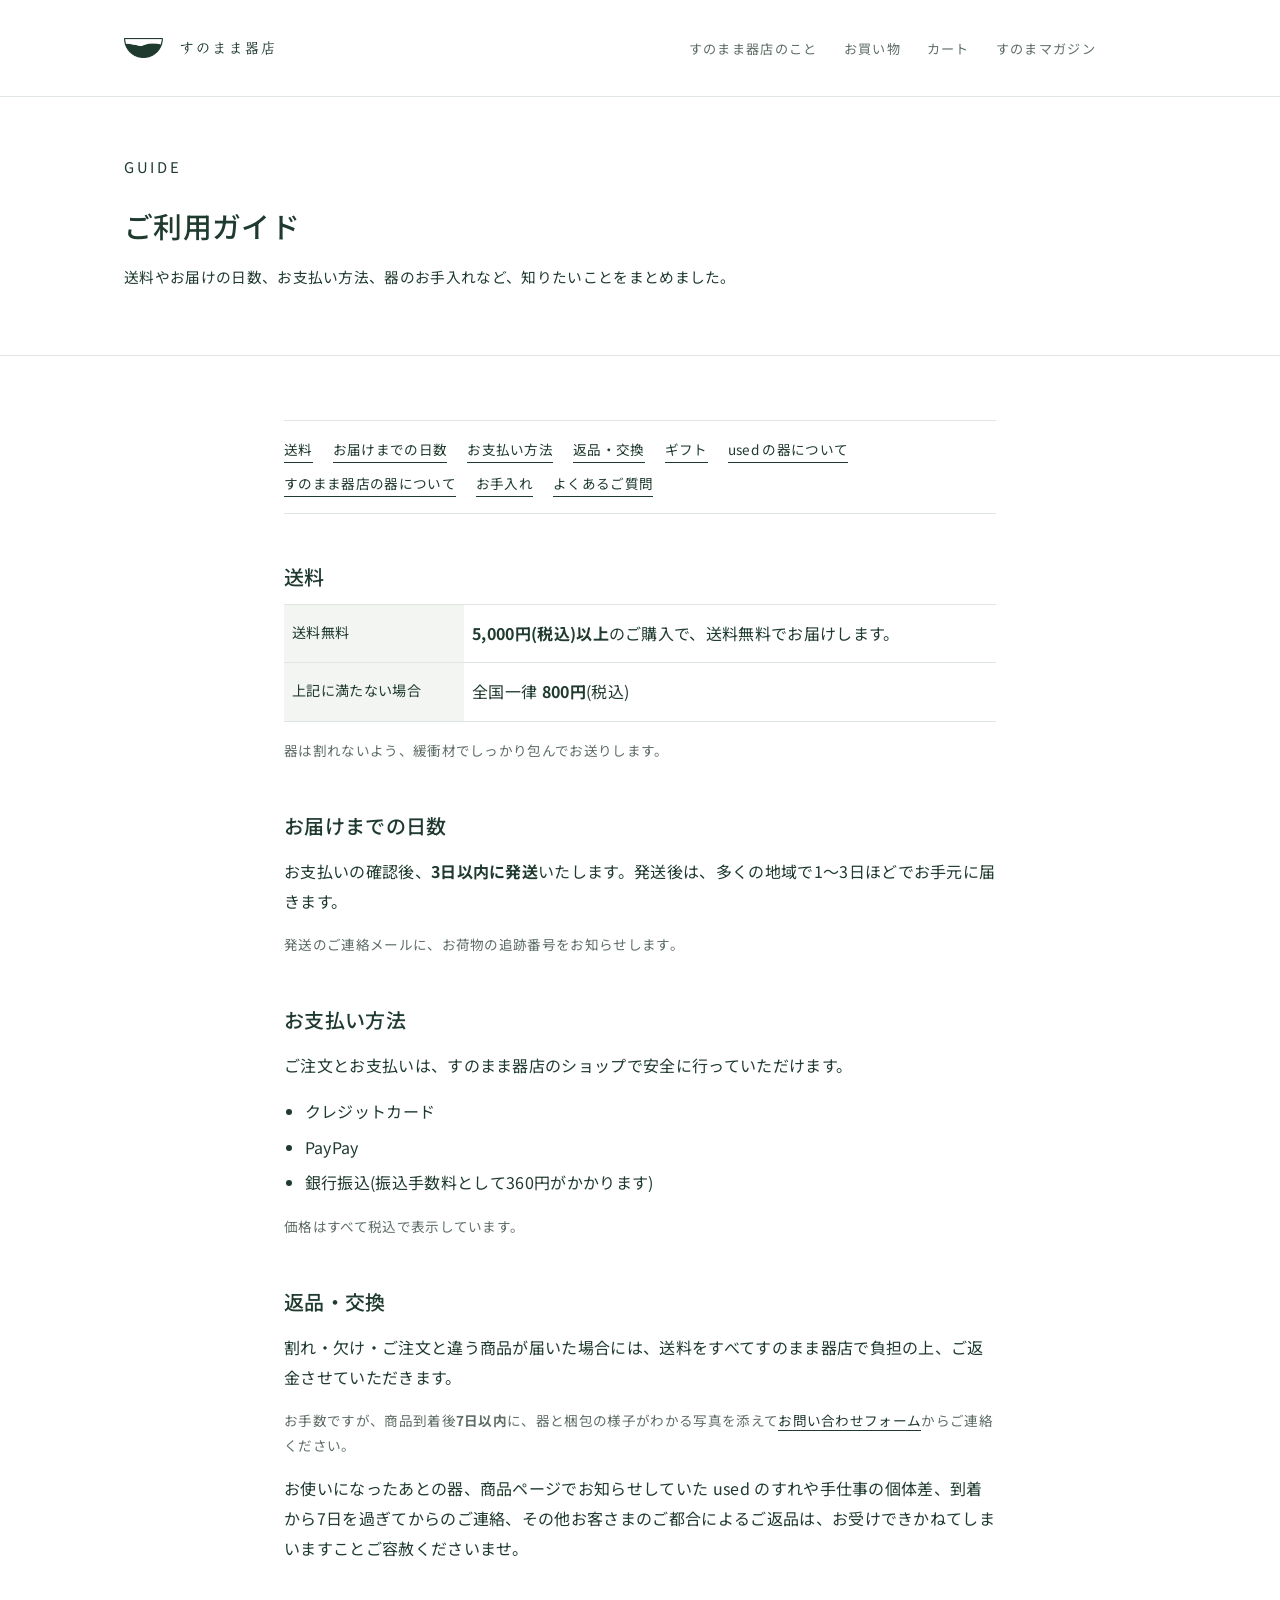
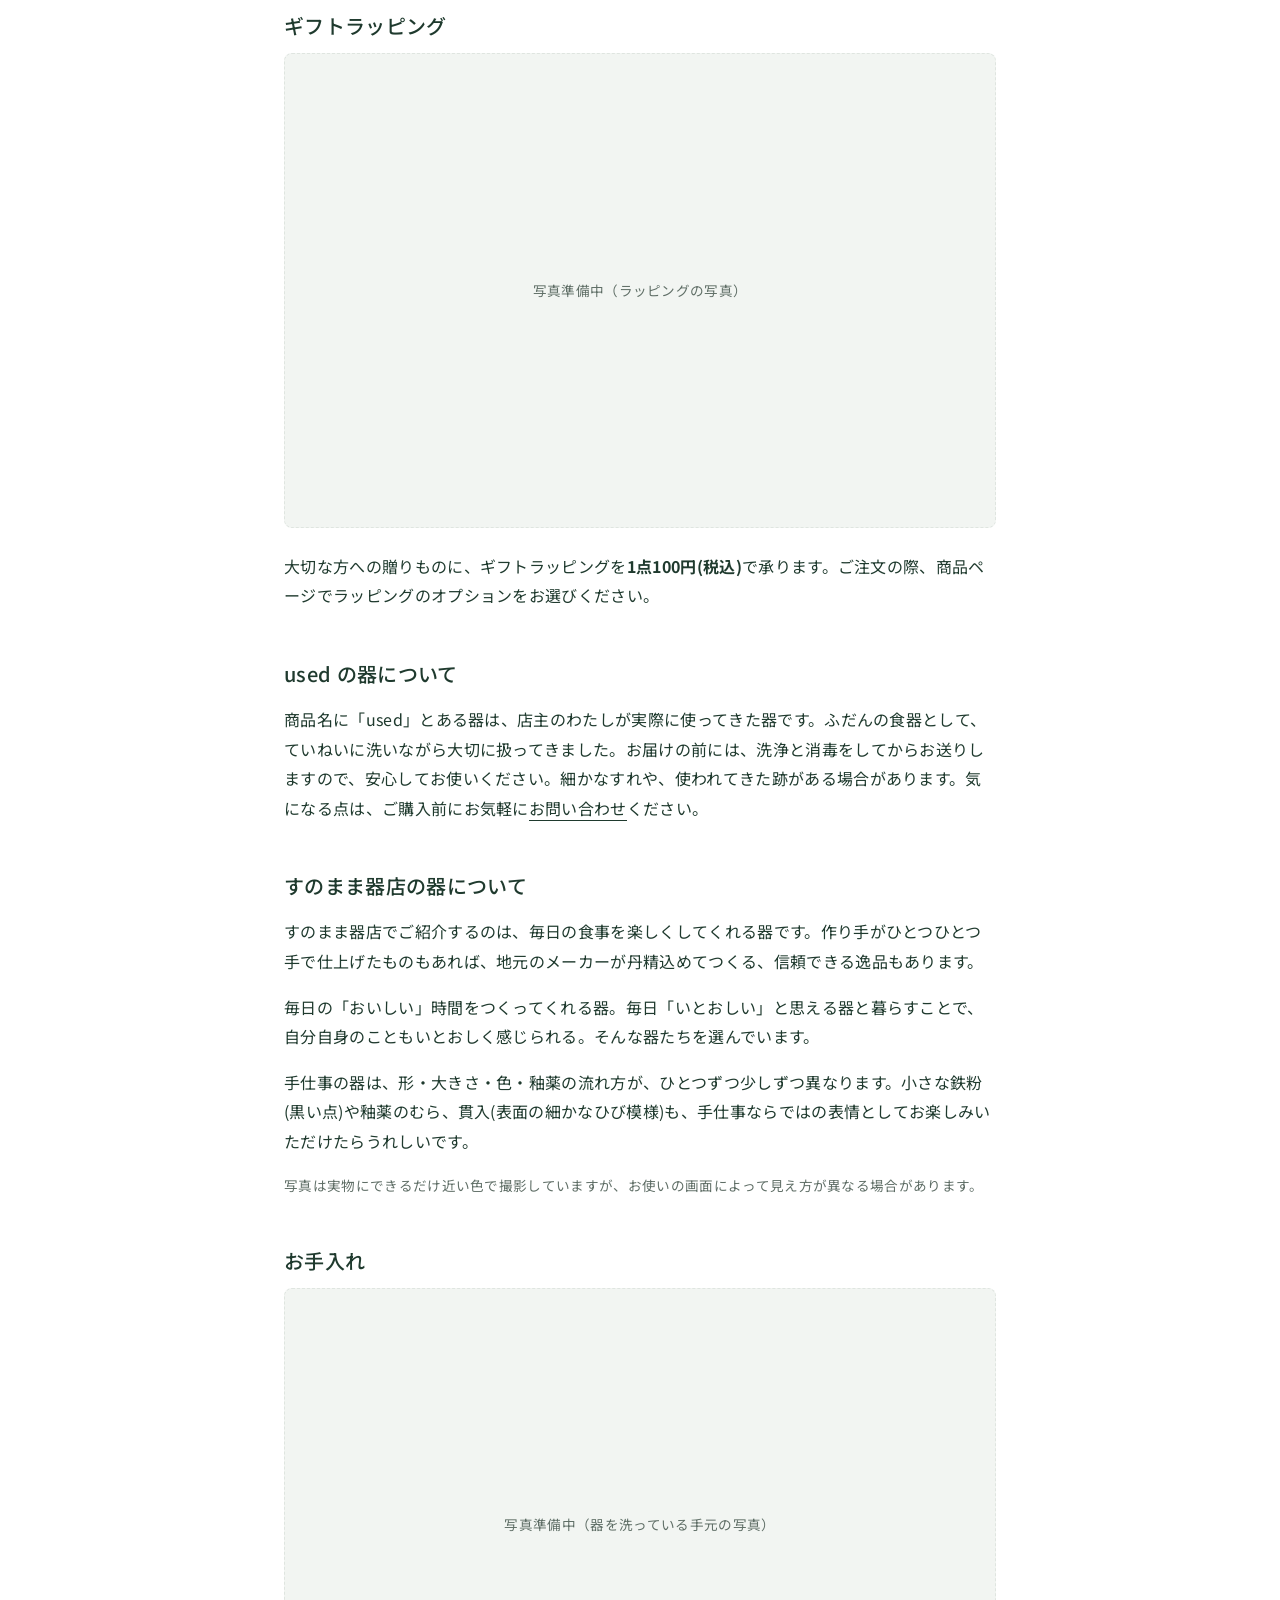
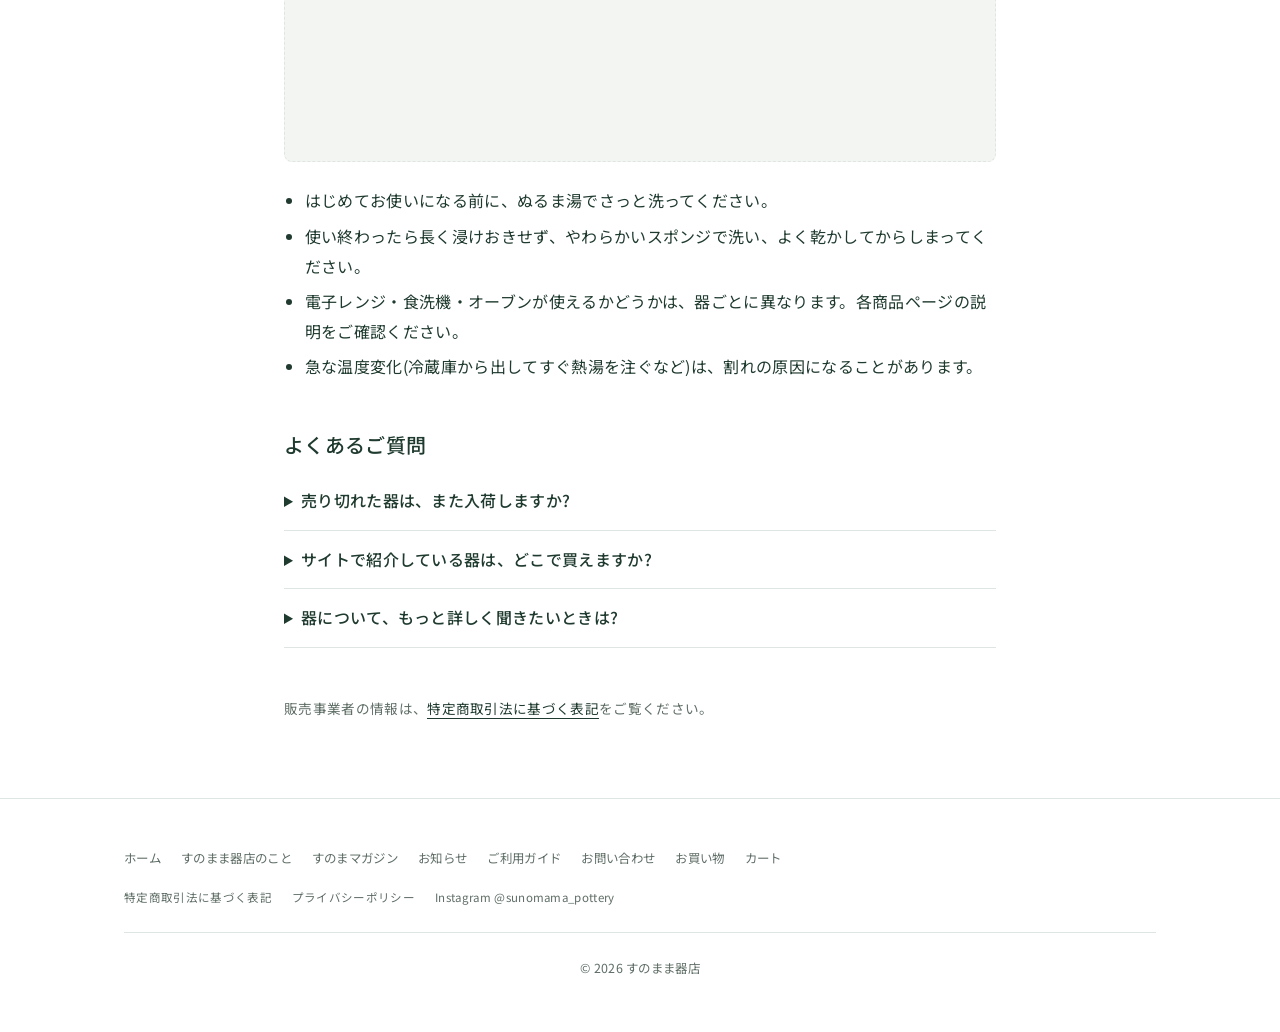
<file: guide.html>
<!DOCTYPE html>
<html lang="ja">
<head>
<meta charset="UTF-8">
<meta name="viewport" content="width=device-width, initial-scale=1.0">
<!-- 準備中のため検索エンジンに登録しない設定です。本格始動のときにこの2行を消してください -->
<meta name="robots" content="noindex">
<title>ご利用ガイド | すのまま器店</title>
<meta name="description" content="すのまま器店のご利用ガイドです。送料、お届けまでの日数、お支払い方法、返品・交換、器のお手入れについてご案内します。">
<link rel="icon" href="images/favicon.svg" type="image/svg+xml">
<meta property="og:site_name" content="すのまま器店">
<meta property="og:type" content="website">
<meta property="og:title" content="ご利用ガイド | すのまま器店">
<meta property="og:description" content="すのまま器店のご利用ガイドです。送料、お届けまでの日数、お支払い方法、返品・交換、器のお手入れについてご案内します。">
<meta property="og:url" content="https://marchetache.github.io/home-page/guide.html">
<meta property="og:image" content="https://marchetache.github.io/home-page/images/ogp.jpg">
<meta name="twitter:card" content="summary_large_image">
<link rel="preconnect" href="https://fonts.googleapis.com">
<link href="https://fonts.googleapis.com/css2?family=Shippori+Mincho:wght@500;600&family=Noto+Sans+JP:wght@400;500&display=swap" rel="stylesheet">
<link rel="stylesheet" href="css/style.css?v=20261018e">
</head>
<body>

<header class="site-header">
  <div class="container">
    <div class="site-brand">
      <p class="site-title"><a href="index.html"><img class="site-logo" src="images/logo-horizontal.png?v=20261004c" alt="すのまま器店" width="540" height="72"></a></p>
    </div>
    <div class="site-header-actions">
    <nav class="site-nav">
      <ul>
        <li><a href="concept.html">すのまま器店のこと</a></li>
        <li><a href="https://yohenpottery.base.shop/" target="_blank" rel="noopener">お買い物</a></li>
        <li><a href="https://yohenpottery.base.shop/shops/yohenpottery-base-shop/checkout/edit" target="_blank" rel="noopener">カート</a></li>
        <li><a href="artists/index.html">すのまマガジン</a></li>
      </ul>
    </nav>
      <button class="menu-toggle" type="button" aria-label="メニューを開く" aria-expanded="false">
        <span></span><span></span><span></span>
      </button>
    </div>
  </div>
</header>

<section class="hero">
  <div class="container">
    <p class="section-eyebrow">Guide</p>
    <h1>ご利用ガイド</h1>
    <p>送料やお届けの日数、お支払い方法、器のお手入れなど、知りたいことをまとめました。</p>
  </div>
</section>

<section class="section">
  <div class="container guide">

    <nav class="guide-toc" aria-label="このページの目次">
      <a href="#shipping">送料</a>
      <a href="#delivery">お届けまでの日数</a>
      <a href="#payment">お支払い方法</a>
      <a href="#returns">返品・交換</a>
      <a href="#gift">ギフト</a>
      <a href="#used">used の器について</a>
      <a href="#handmade">すのまま器店の器について</a>
      <a href="#care">お手入れ</a>
      <a href="#faq">よくあるご質問</a>
    </nav>

    <div class="guide-block" id="shipping">
      <h2 class="section-title">送料</h2>
      <dl class="guide-table">
        <dt>送料無料</dt>
        <dd><strong>5,000円(税込)以上</strong>のご購入で、送料無料でお届けします。</dd>
        <dt>上記に満たない場合</dt>
        <dd>全国一律 <strong>800円</strong>(税込)</dd>
      </dl>
      <p class="guide-note">器は割れないよう、緩衝材でしっかり包んでお送りします。</p>
    </div>

    <div class="guide-block" id="delivery">
      <h2 class="section-title">お届けまでの日数</h2>
      <p>お支払いの確認後、<strong>3日以内に発送</strong>いたします。発送後は、多くの地域で1〜3日ほどでお手元に届きます。</p>
      <p class="guide-note">発送のご連絡メールに、お荷物の追跡番号をお知らせします。</p>
    </div>

    <div class="guide-block" id="payment">
      <h2 class="section-title">お支払い方法</h2>
      <p>ご注文とお支払いは、すのまま器店のショップで安全に行っていただけます。</p>
      <ul class="guide-list">
        <li>クレジットカード</li>
        <li>PayPay</li>
        <li>銀行振込(振込手数料として360円がかかります)</li>
      </ul>
      <p class="guide-note">価格はすべて税込で表示しています。</p>
    </div>

    <div class="guide-block" id="returns">
      <h2 class="section-title">返品・交換</h2>
      <p>割れ・欠け・ご注文と違う商品が届いた場合には、送料をすべてすのまま器店で負担の上、ご返金させていただきます。</p>
      <p class="guide-note">お手数ですが、商品到着後<strong>7日以内</strong>に、器と梱包の様子がわかる写真を添えて<a href="index.html#contact">お問い合わせフォーム</a>からご連絡ください。</p>
      <p>お使いになったあとの器、商品ページでお知らせしていた used のすれや手仕事の個体差、到着から7日を過ぎてからのご連絡、その他お客さまのご都合によるご返品は、お受けできかねてしまいますことご容赦くださいませ。</p>
    </div>

    <div class="guide-block" id="gift">
      <h2 class="section-title">ギフトラッピング</h2>
      <div class="photo-placeholder">写真準備中（ラッピングの写真）</div>
      <p>大切な方への贈りものに、ギフトラッピングを<strong>1点100円(税込)</strong>で承ります。ご注文の際、商品ページでラッピングのオプションをお選びください。</p>
    </div>

    <div class="guide-block" id="used">
      <h2 class="section-title">used の器について</h2>
      <p>商品名に「used」とある器は、店主のわたしが実際に使ってきた器です。ふだんの食器として、ていねいに洗いながら大切に扱ってきました。お届けの前には、洗浄と消毒をしてからお送りしますので、安心してお使いください。細かなすれや、使われてきた跡がある場合があります。気になる点は、ご購入前にお気軽に<a href="index.html#contact">お問い合わせ</a>ください。</p>
    </div>

    <div class="guide-block" id="handmade">
      <h2 class="section-title">すのまま器店の器について</h2>
      <p>すのまま器店でご紹介するのは、毎日の食事を楽しくしてくれる器です。作り手がひとつひとつ手で仕上げたものもあれば、地元のメーカーが丹精込めてつくる、信頼できる逸品もあります。</p>
      <p>毎日の「おいしい」時間をつくってくれる器。毎日「いとおしい」と思える器と暮らすことで、自分自身のこともいとおしく感じられる。そんな器たちを選んでいます。</p>
      <p>手仕事の器は、形・大きさ・色・釉薬の流れ方が、ひとつずつ少しずつ異なります。小さな鉄粉(黒い点)や釉薬のむら、貫入(表面の細かなひび模様)も、手仕事ならではの表情としてお楽しみいただけたらうれしいです。</p>
      <p class="guide-note">写真は実物にできるだけ近い色で撮影していますが、お使いの画面によって見え方が異なる場合があります。</p>
    </div>

    <div class="guide-block" id="care">
      <h2 class="section-title">お手入れ</h2>
      <div class="photo-placeholder">写真準備中（器を洗っている手元の写真）</div>
      <ul class="guide-list">
        <li>はじめてお使いになる前に、ぬるま湯でさっと洗ってください。</li>
        <li>使い終わったら長く浸けおきせず、やわらかいスポンジで洗い、よく乾かしてからしまってください。</li>
        <li>電子レンジ・食洗機・オーブンが使えるかどうかは、器ごとに異なります。各商品ページの説明をご確認ください。</li>
        <li>急な温度変化(冷蔵庫から出してすぐ熱湯を注ぐなど)は、割れの原因になることがあります。</li>
      </ul>
    </div>

    <div class="guide-block" id="faq">
      <h2 class="section-title">よくあるご質問</h2>
      <details class="faq-item">
        <summary>売り切れた器は、また入荷しますか?</summary>
        <p>used の器や手仕事の器は一点ものが多く、同じ器が再び入ることはほとんどありません。メーカーの器など再入荷できるものは、商品ページで「再入荷のお知らせ」に登録していただくと、入荷したときにメールでお知らせが届きます。新しい器のお知らせは、Instagram(<a href="https://www.instagram.com/sunomama_pottery/" target="_blank" rel="noopener">@sunomama_pottery</a>)でいち早くお届けしています。</p>
      </details>
      <details class="faq-item">
        <summary>サイトで紹介している器は、どこで買えますか?</summary>
        <p>ご購入はすべて、すのまま器店の<a href="https://yohenpottery.base.shop/" target="_blank" rel="noopener">ショップ</a>で承っています。各商品のボタンから、そのままお進みいただけます。</p>
      </details>
      <details class="faq-item">
        <summary>器について、もっと詳しく聞きたいときは?</summary>
        <p>サイズ感や使い方など、どんなことでもお気軽に<a href="index.html#contact">お問い合わせフォーム</a>からお寄せください。3営業日以内にお返事いたします。</p>
      </details>
    </div>

    <p class="guide-note">販売事業者の情報は、<a href="https://yohenpottery.base.shop/law" target="_blank" rel="noopener">特定商取引法に基づく表記</a>をご覧ください。</p>
  </div>
</section>

<footer class="site-footer">
  <div class="container">
    <ul class="footer-links">
      <li><a href="index.html">ホーム</a></li>
      <li><a href="concept.html">すのまま器店のこと</a></li>
      <li><a href="artists/index.html">すのまマガジン</a></li>
      <li><a href="news.html">お知らせ</a></li>
      <li><a href="guide.html">ご利用ガイド</a></li>
      <li><a href="index.html#contact">お問い合わせ</a></li>
      <li><a href="https://yohenpottery.base.shop/" target="_blank" rel="noopener">お買い物</a></li>
      <li><a href="https://yohenpottery.base.shop/shops/yohenpottery-base-shop/checkout/edit" target="_blank" rel="noopener">カート</a></li>
    </ul>
    <ul class="footer-links footer-links-sub">
      <li><a href="https://yohenpottery.base.shop/law" target="_blank" rel="noopener">特定商取引法に基づく表記</a></li>
      <li><a href="privacy.html">プライバシーポリシー</a></li>
      <li><a href="https://www.instagram.com/sunomama_pottery/" target="_blank" rel="noopener">Instagram @sunomama_pottery</a></li>
    </ul>
    <p class="footer-bottom">&copy; 2026 すのまま器店</p>
  </div>
</footer>

<script src="js/main.js?v=20261003b"></script>
</body>
</html>
</file>
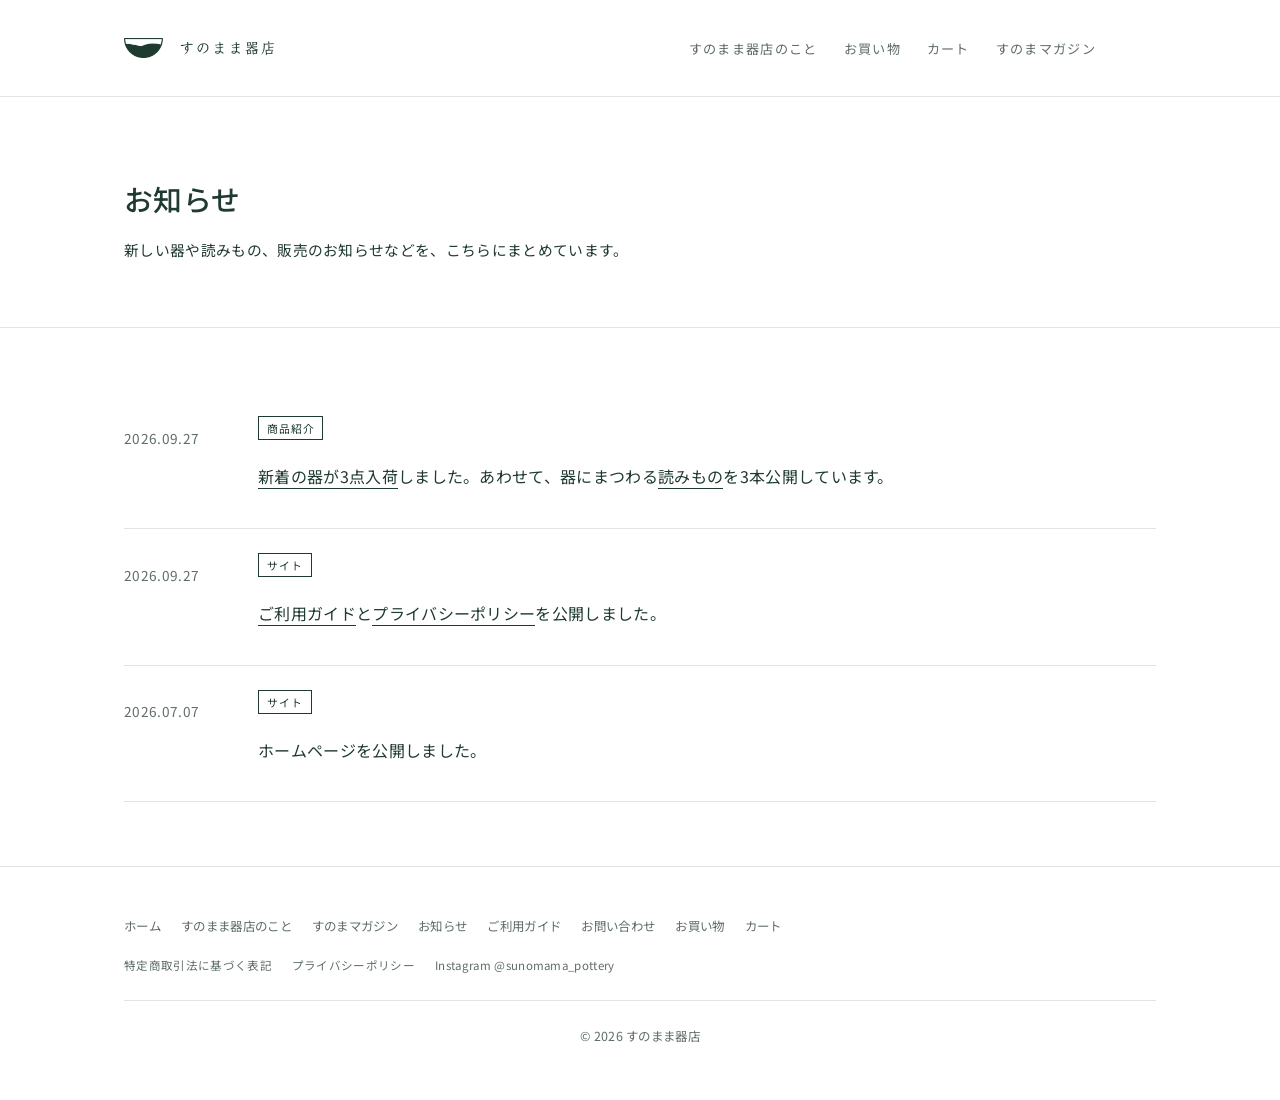
<file: news.html>
<!DOCTYPE html>
<html lang="ja">
<head>
<meta charset="UTF-8">
<meta name="viewport" content="width=device-width, initial-scale=1.0">
<!-- 準備中のため検索エンジンに登録しない設定です。本格始動のときにこの2行を消してください -->
<meta name="robots" content="noindex">
<title>お知らせ | すのまま器店</title>
<meta name="description" content="すのまま器店からのお知らせ・更新情報の一覧です。">
<link rel="icon" href="images/favicon.svg" type="image/svg+xml">
<meta property="og:site_name" content="すのまま器店">
<meta property="og:type" content="website">
<meta property="og:title" content="お知らせ | すのまま器店">
<meta property="og:description" content="すのまま器店からのお知らせ・更新情報の一覧です。">
<meta property="og:url" content="https://marchetache.github.io/home-page/news.html">
<meta property="og:image" content="https://marchetache.github.io/home-page/images/ogp.jpg">
<meta name="twitter:card" content="summary_large_image">
<link rel="preconnect" href="https://fonts.googleapis.com">
<link href="https://fonts.googleapis.com/css2?family=Shippori+Mincho:wght@500;600&family=Noto+Sans+JP:wght@400;500&display=swap" rel="stylesheet">
<link rel="stylesheet" href="css/style.css?v=20261018e">
</head>
<body>

<header class="site-header">
  <div class="container">
    <div class="site-brand">
      <p class="site-title"><a href="index.html"><img class="site-logo" src="images/logo-horizontal.png?v=20261004c" alt="すのまま器店" width="540" height="72"></a></p>
    </div>
    <div class="site-header-actions">
    <nav class="site-nav">
      <ul>
        <li><a href="concept.html">すのまま器店のこと</a></li>
        <li><a href="https://yohenpottery.base.shop/" target="_blank" rel="noopener">お買い物</a></li>
        <li><a href="https://yohenpottery.base.shop/shops/yohenpottery-base-shop/checkout/edit" target="_blank" rel="noopener">カート</a></li>
        <li><a href="artists/index.html">すのまマガジン</a></li>
      </ul>
    </nav>
      <button class="menu-toggle" type="button" aria-label="メニューを開く" aria-expanded="false">
        <span></span><span></span><span></span>
      </button>
    </div>
  </div>
</header>

<section class="hero">
  <div class="container">
    <h1>お知らせ</h1>
    <p>新しい器や読みもの、販売のお知らせなどを、こちらにまとめています。</p>
  </div>
</section>

<section class="section">
  <div class="container">

    <!--
      お知らせを追加する手順:
      下記の <li class="news-item"> ブロックを1つコピーして、
      一番上(このコメントの直後)に貼り付けて内容を書き換えてください。
      新しいものが上に来るようにしています。
    -->

    <ul class="news-list">

      <li class="news-item">
        <p class="news-date">2026.09.27</p>
        <div>
          <span class="news-tag">商品紹介</span>
          <p><a href="https://yohenpottery.base.shop/" target="_blank" rel="noopener">新着の器が3点入荷</a>しました。あわせて、器にまつわる<a href="artists/index.html">読みもの</a>を3本公開しています。</p>
        </div>
      </li>

      <li class="news-item">
        <p class="news-date">2026.09.27</p>
        <div>
          <span class="news-tag">サイト</span>
          <p><a href="guide.html">ご利用ガイド</a>と<a href="privacy.html">プライバシーポリシー</a>を公開しました。</p>
        </div>
      </li>


      <li class="news-item">
        <p class="news-date">2026.07.07</p>
        <div>
          <span class="news-tag">サイト</span>
          <p>ホームページを公開しました。</p>
        </div>
      </li>


    </ul>
  </div>
</section>

<footer class="site-footer">
  <div class="container">
    <ul class="footer-links">
      <li><a href="index.html">ホーム</a></li>
      <li><a href="concept.html">すのまま器店のこと</a></li>
      <li><a href="artists/index.html">すのまマガジン</a></li>
      <li><a href="news.html">お知らせ</a></li>
      <li><a href="guide.html">ご利用ガイド</a></li>
      <li><a href="index.html#contact">お問い合わせ</a></li>
      <li><a href="https://yohenpottery.base.shop/" target="_blank" rel="noopener">お買い物</a></li>
      <li><a href="https://yohenpottery.base.shop/shops/yohenpottery-base-shop/checkout/edit" target="_blank" rel="noopener">カート</a></li>
    </ul>
    <ul class="footer-links footer-links-sub">
      <li><a href="https://yohenpottery.base.shop/law" target="_blank" rel="noopener">特定商取引法に基づく表記</a></li>
      <li><a href="privacy.html">プライバシーポリシー</a></li>
      <li><a href="https://www.instagram.com/sunomama_pottery/" target="_blank" rel="noopener">Instagram @sunomama_pottery</a></li>
    </ul>
    <p class="footer-bottom">&copy; 2026 すのまま器店</p>
  </div>
</footer>

<script src="js/main.js?v=20261003b"></script>
</body>
</html>
</file>
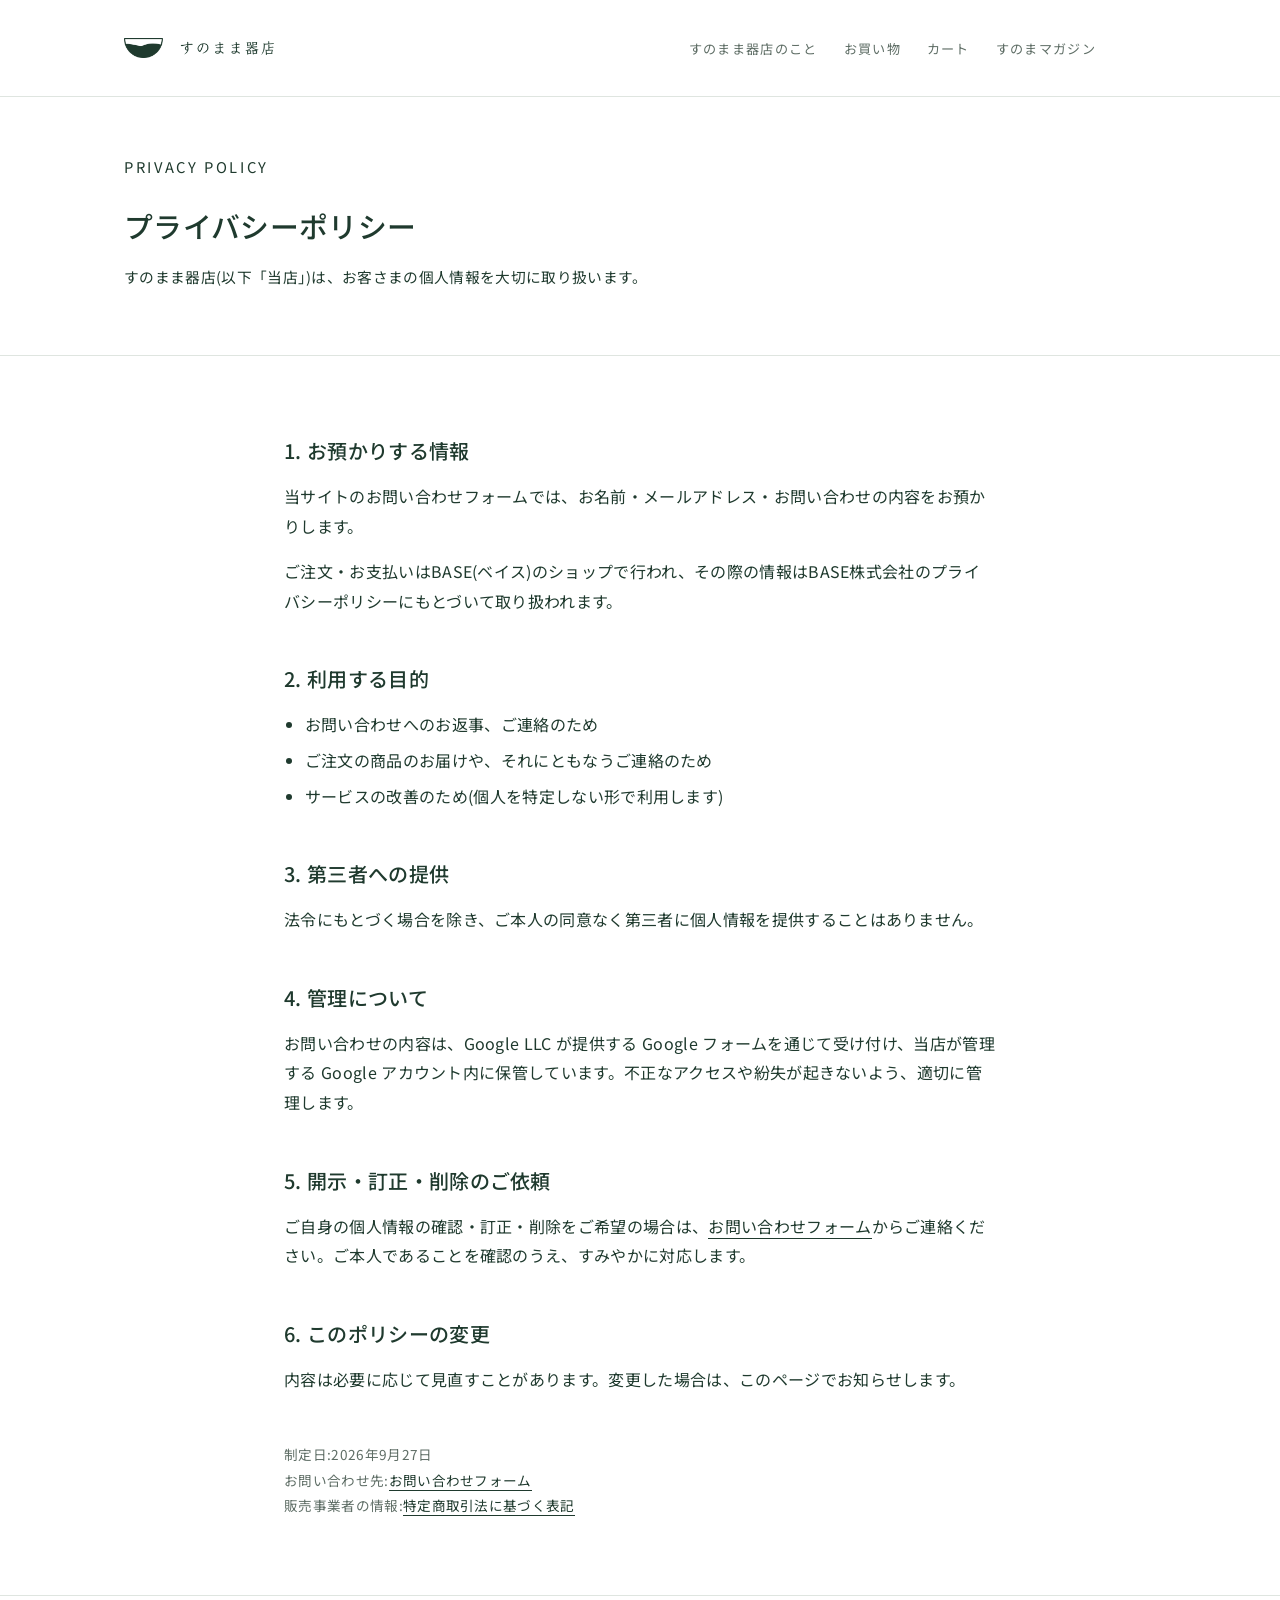
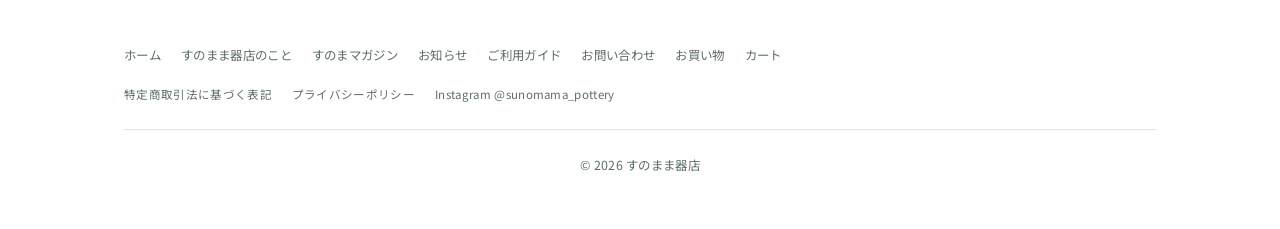
<file: privacy.html>
<!DOCTYPE html>
<html lang="ja">
<head>
<meta charset="UTF-8">
<meta name="viewport" content="width=device-width, initial-scale=1.0">
<!-- 準備中のため検索エンジンに登録しない設定です。本格始動のときにこの2行を消してください -->
<meta name="robots" content="noindex">
<title>プライバシーポリシー | すのまま器店</title>
<meta name="description" content="すのまま器店のプライバシーポリシーです。お問い合わせでお預かりする個人情報の取り扱いについて記載しています。">
<link rel="icon" href="images/favicon.svg" type="image/svg+xml">
<meta property="og:site_name" content="すのまま器店">
<meta property="og:type" content="website">
<meta property="og:title" content="プライバシーポリシー | すのまま器店">
<meta property="og:description" content="すのまま器店のプライバシーポリシーです。お問い合わせでお預かりする個人情報の取り扱いについて記載しています。">
<meta property="og:url" content="https://marchetache.github.io/home-page/privacy.html">
<meta property="og:image" content="https://marchetache.github.io/home-page/images/ogp.jpg">
<meta name="twitter:card" content="summary_large_image">
<link rel="preconnect" href="https://fonts.googleapis.com">
<link href="https://fonts.googleapis.com/css2?family=Shippori+Mincho:wght@500;600&family=Noto+Sans+JP:wght@400;500&display=swap" rel="stylesheet">
<link rel="stylesheet" href="css/style.css?v=20261018e">
</head>
<body>

<header class="site-header">
  <div class="container">
    <div class="site-brand">
      <p class="site-title"><a href="index.html"><img class="site-logo" src="images/logo-horizontal.png?v=20261004c" alt="すのまま器店" width="540" height="72"></a></p>
    </div>
    <div class="site-header-actions">
    <nav class="site-nav">
      <ul>
        <li><a href="concept.html">すのまま器店のこと</a></li>
        <li><a href="https://yohenpottery.base.shop/" target="_blank" rel="noopener">お買い物</a></li>
        <li><a href="https://yohenpottery.base.shop/shops/yohenpottery-base-shop/checkout/edit" target="_blank" rel="noopener">カート</a></li>
        <li><a href="artists/index.html">すのまマガジン</a></li>
      </ul>
    </nav>
      <button class="menu-toggle" type="button" aria-label="メニューを開く" aria-expanded="false">
        <span></span><span></span><span></span>
      </button>
    </div>
  </div>
</header>

<section class="hero">
  <div class="container">
    <p class="section-eyebrow">Privacy Policy</p>
    <h1>プライバシーポリシー</h1>
    <p>すのまま器店(以下「当店」)は、お客さまの個人情報を大切に取り扱います。</p>
  </div>
</section>

<section class="section">
  <div class="container guide">

    <div class="guide-block">
      <h2 class="section-title">1. お預かりする情報</h2>
      <p>当サイトのお問い合わせフォームでは、お名前・メールアドレス・お問い合わせの内容をお預かりします。</p>
      <p>ご注文・お支払いはBASE(ベイス)のショップで行われ、その際の情報はBASE株式会社のプライバシーポリシーにもとづいて取り扱われます。</p>
    </div>

    <div class="guide-block">
      <h2 class="section-title">2. 利用する目的</h2>
      <ul class="guide-list">
        <li>お問い合わせへのお返事、ご連絡のため</li>
        <li>ご注文の商品のお届けや、それにともなうご連絡のため</li>
        <li>サービスの改善のため(個人を特定しない形で利用します)</li>
      </ul>
    </div>

    <div class="guide-block">
      <h2 class="section-title">3. 第三者への提供</h2>
      <p>法令にもとづく場合を除き、ご本人の同意なく第三者に個人情報を提供することはありません。</p>
    </div>

    <div class="guide-block">
      <h2 class="section-title">4. 管理について</h2>
      <p>お問い合わせの内容は、Google LLC が提供する Google フォームを通じて受け付け、当店が管理する Google アカウント内に保管しています。不正なアクセスや紛失が起きないよう、適切に管理します。</p>
    </div>

    <div class="guide-block">
      <h2 class="section-title">5. 開示・訂正・削除のご依頼</h2>
      <p>ご自身の個人情報の確認・訂正・削除をご希望の場合は、<a href="index.html#contact">お問い合わせフォーム</a>からご連絡ください。ご本人であることを確認のうえ、すみやかに対応します。</p>
    </div>

    <div class="guide-block">
      <h2 class="section-title">6. このポリシーの変更</h2>
      <p>内容は必要に応じて見直すことがあります。変更した場合は、このページでお知らせします。</p>
    </div>

    <p class="guide-note">制定日:2026年9月27日<br>
      お問い合わせ先:<a href="index.html#contact">お問い合わせフォーム</a><br>
      販売事業者の情報:<a href="https://yohenpottery.base.shop/law" target="_blank" rel="noopener">特定商取引法に基づく表記</a></p>
  </div>
</section>

<footer class="site-footer">
  <div class="container">
    <ul class="footer-links">
      <li><a href="index.html">ホーム</a></li>
      <li><a href="concept.html">すのまま器店のこと</a></li>
      <li><a href="artists/index.html">すのまマガジン</a></li>
      <li><a href="news.html">お知らせ</a></li>
      <li><a href="guide.html">ご利用ガイド</a></li>
      <li><a href="index.html#contact">お問い合わせ</a></li>
      <li><a href="https://yohenpottery.base.shop/" target="_blank" rel="noopener">お買い物</a></li>
      <li><a href="https://yohenpottery.base.shop/shops/yohenpottery-base-shop/checkout/edit" target="_blank" rel="noopener">カート</a></li>
    </ul>
    <ul class="footer-links footer-links-sub">
      <li><a href="https://yohenpottery.base.shop/law" target="_blank" rel="noopener">特定商取引法に基づく表記</a></li>
      <li><a href="privacy.html">プライバシーポリシー</a></li>
      <li><a href="https://www.instagram.com/sunomama_pottery/" target="_blank" rel="noopener">Instagram @sunomama_pottery</a></li>
    </ul>
    <p class="footer-bottom">&copy; 2026 すのまま器店</p>
  </div>
</footer>

<script src="js/main.js?v=20261003b"></script>
</body>
</html>
</file>
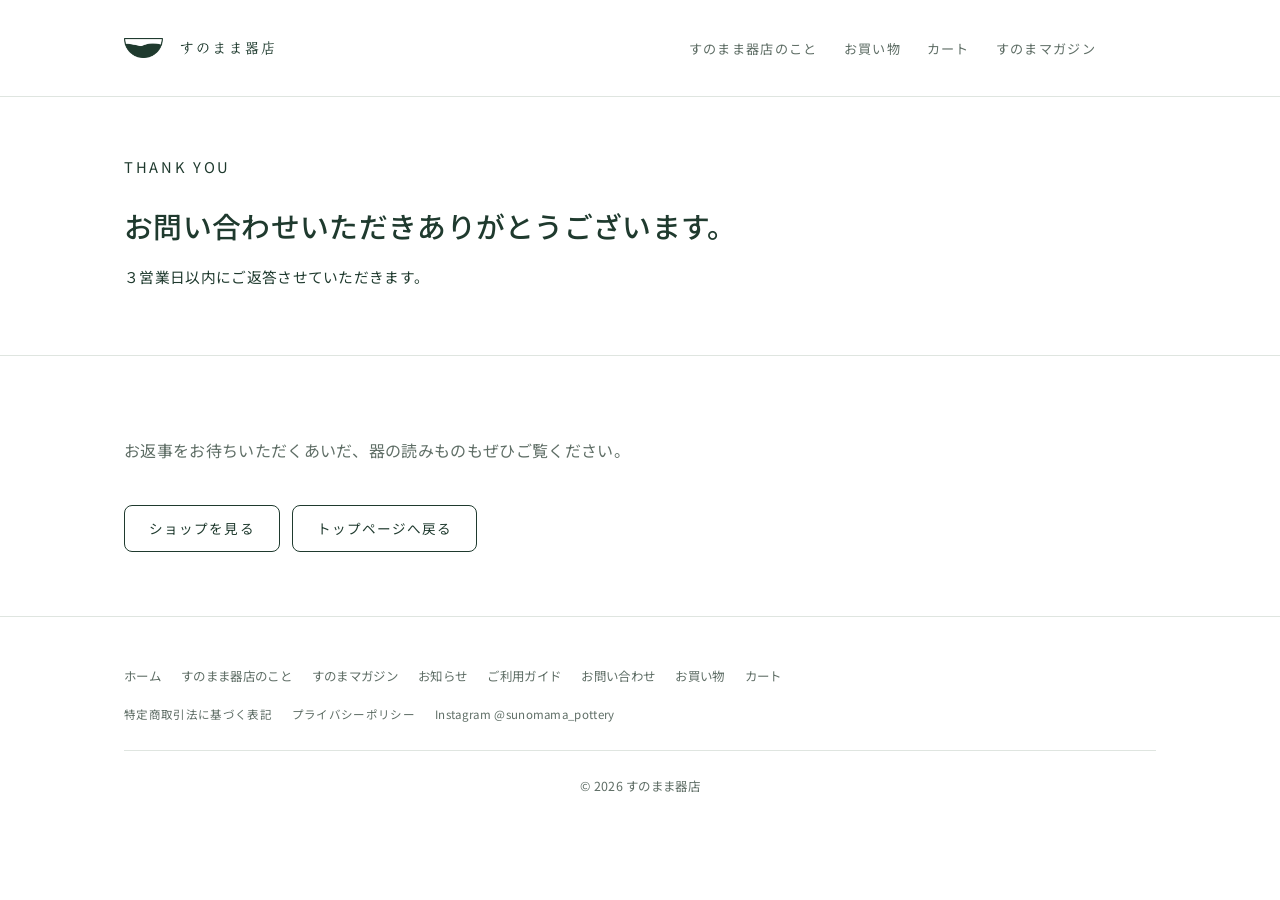
<file: thanks.html>
<!DOCTYPE html>
<html lang="ja">
<head>
<meta charset="UTF-8">
<meta name="viewport" content="width=device-width, initial-scale=1.0">
<title>お問い合わせいただきありがとうございます | すのまま器店</title>
<meta name="description" content="すのまま器店へのお問い合わせを受け付けました。">
<meta name="robots" content="noindex">
<link rel="icon" href="images/favicon.svg" type="image/svg+xml">
<meta property="og:site_name" content="すのまま器店">
<meta property="og:type" content="website">
<meta property="og:title" content="お問い合わせいただきありがとうございます | すのまま器店">
<meta property="og:description" content="すのまま器店へのお問い合わせを受け付けました。">
<meta property="og:url" content="https://marchetache.github.io/home-page/thanks.html">
<meta property="og:image" content="https://marchetache.github.io/home-page/images/ogp.jpg">
<meta name="twitter:card" content="summary_large_image">
<link rel="preconnect" href="https://fonts.googleapis.com">
<link href="https://fonts.googleapis.com/css2?family=Shippori+Mincho:wght@500;600&family=Noto+Sans+JP:wght@400;500&display=swap" rel="stylesheet">
<link rel="stylesheet" href="css/style.css?v=20261018e">
</head>
<body>

<header class="site-header">
  <div class="container">
    <div class="site-brand">
      <p class="site-title"><a href="index.html"><img class="site-logo" src="images/logo-horizontal.png?v=20261004c" alt="すのまま器店" width="540" height="72"></a></p>
    </div>
    <div class="site-header-actions">
    <nav class="site-nav">
      <ul>
        <li><a href="concept.html">すのまま器店のこと</a></li>
        <li><a href="https://yohenpottery.base.shop/" target="_blank" rel="noopener">お買い物</a></li>
        <li><a href="https://yohenpottery.base.shop/shops/yohenpottery-base-shop/checkout/edit" target="_blank" rel="noopener">カート</a></li>
        <li><a href="artists/index.html">すのまマガジン</a></li>
      </ul>
    </nav>
      <button class="menu-toggle" type="button" aria-label="メニューを開く" aria-expanded="false">
        <span></span><span></span><span></span>
      </button>
    </div>
  </div>
</header>

<section class="hero">
  <div class="container">
    <p class="section-eyebrow">Thank you</p>
    <h1>お問い合わせいただきありがとうございます。</h1>
    <p>３営業日以内にご返答させていただきます。</p>
  </div>
</section>

<section class="section">
  <div class="container">
    <p class="section-lead">お返事をお待ちいただくあいだ、器の読みものもぜひご覧ください。</p>
    <div class="shop-links">
      <a class="btn" href="https://yohenpottery.base.shop/" target="_blank" rel="noopener">ショップを見る</a>
      <a class="btn btn-outline" href="index.html">トップページへ戻る</a>
    </div>
  </div>
</section>

<footer class="site-footer">
  <div class="container">
    <ul class="footer-links">
      <li><a href="index.html">ホーム</a></li>
      <li><a href="concept.html">すのまま器店のこと</a></li>
      <li><a href="artists/index.html">すのまマガジン</a></li>
      <li><a href="news.html">お知らせ</a></li>
      <li><a href="guide.html">ご利用ガイド</a></li>
      <li><a href="index.html#contact">お問い合わせ</a></li>
      <li><a href="https://yohenpottery.base.shop/" target="_blank" rel="noopener">お買い物</a></li>
      <li><a href="https://yohenpottery.base.shop/shops/yohenpottery-base-shop/checkout/edit" target="_blank" rel="noopener">カート</a></li>
    </ul>
    <ul class="footer-links footer-links-sub">
      <li><a href="https://yohenpottery.base.shop/law" target="_blank" rel="noopener">特定商取引法に基づく表記</a></li>
      <li><a href="privacy.html">プライバシーポリシー</a></li>
      <li><a href="https://www.instagram.com/sunomama_pottery/" target="_blank" rel="noopener">Instagram @sunomama_pottery</a></li>
    </ul>
    <p class="footer-bottom">&copy; 2026 すのまま器店</p>
  </div>
</footer>

<script src="js/main.js?v=20261003b"></script>
</body>
</html>
</file>
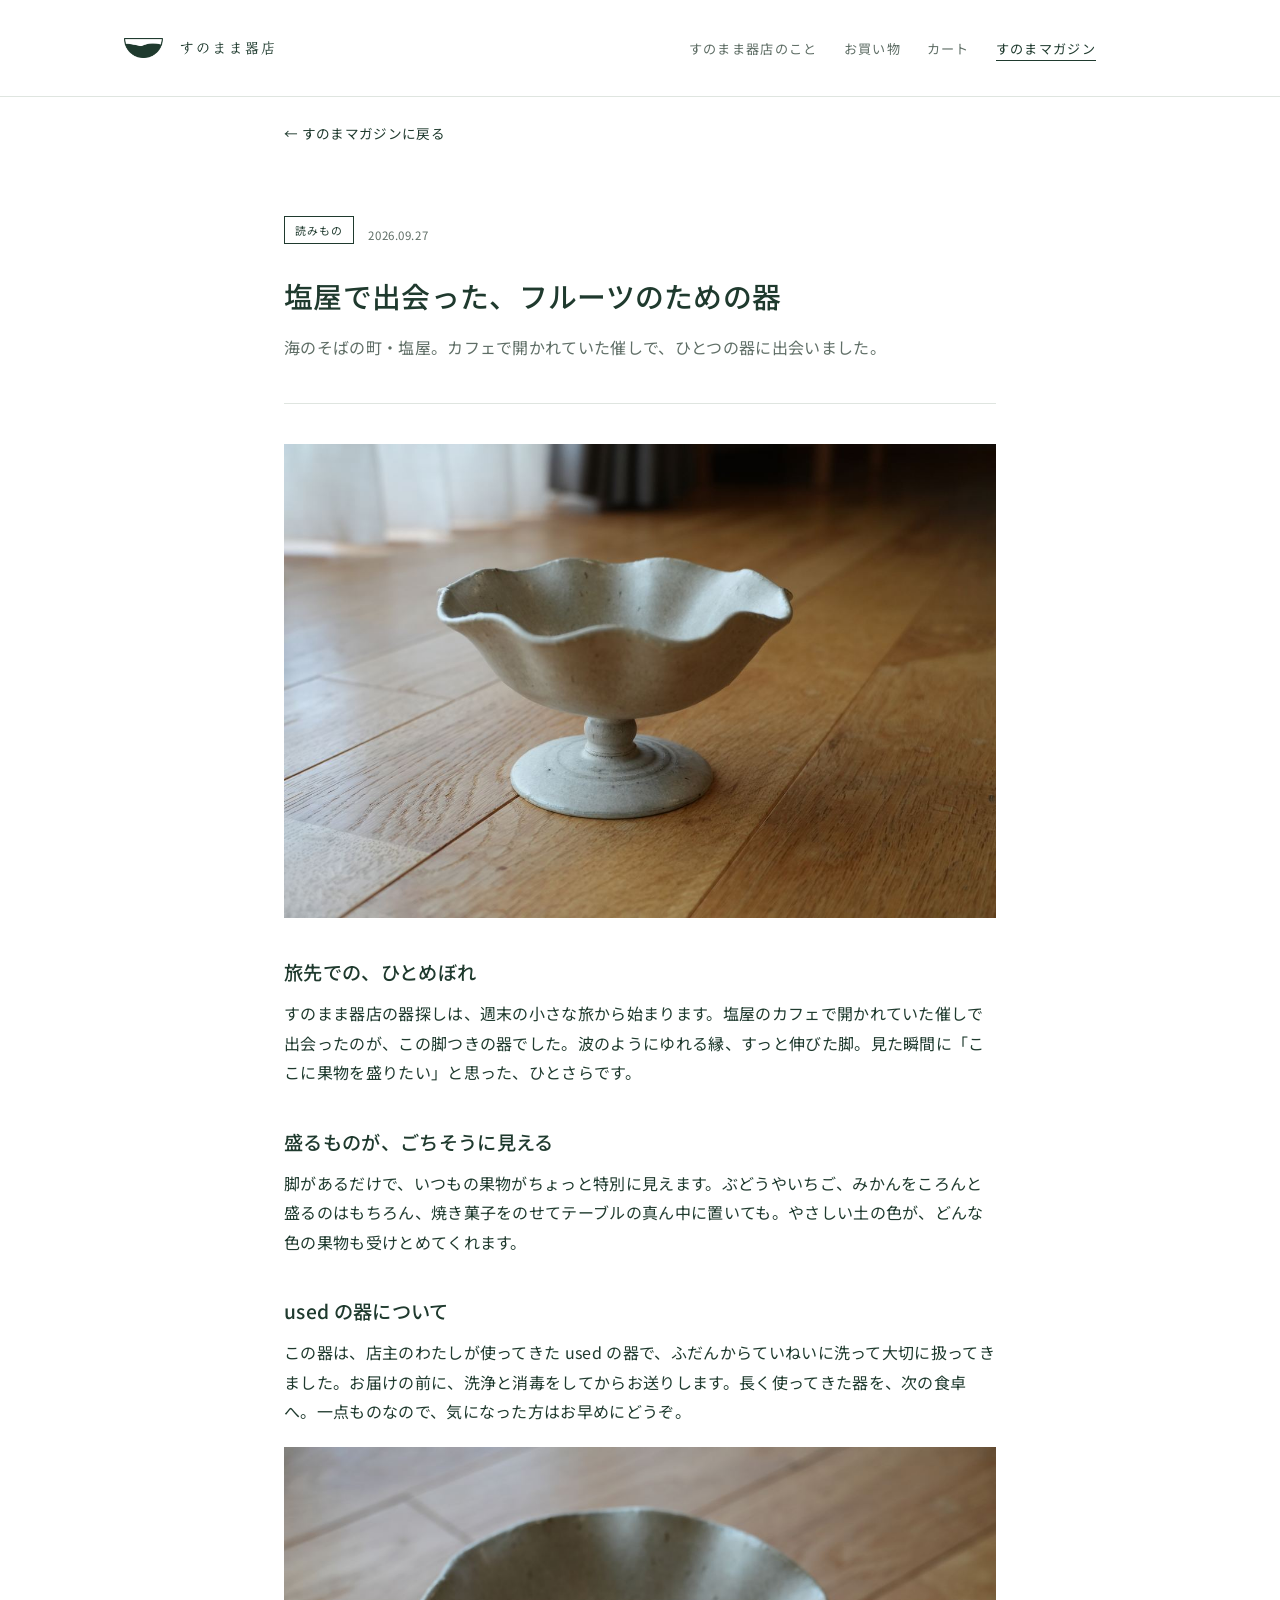
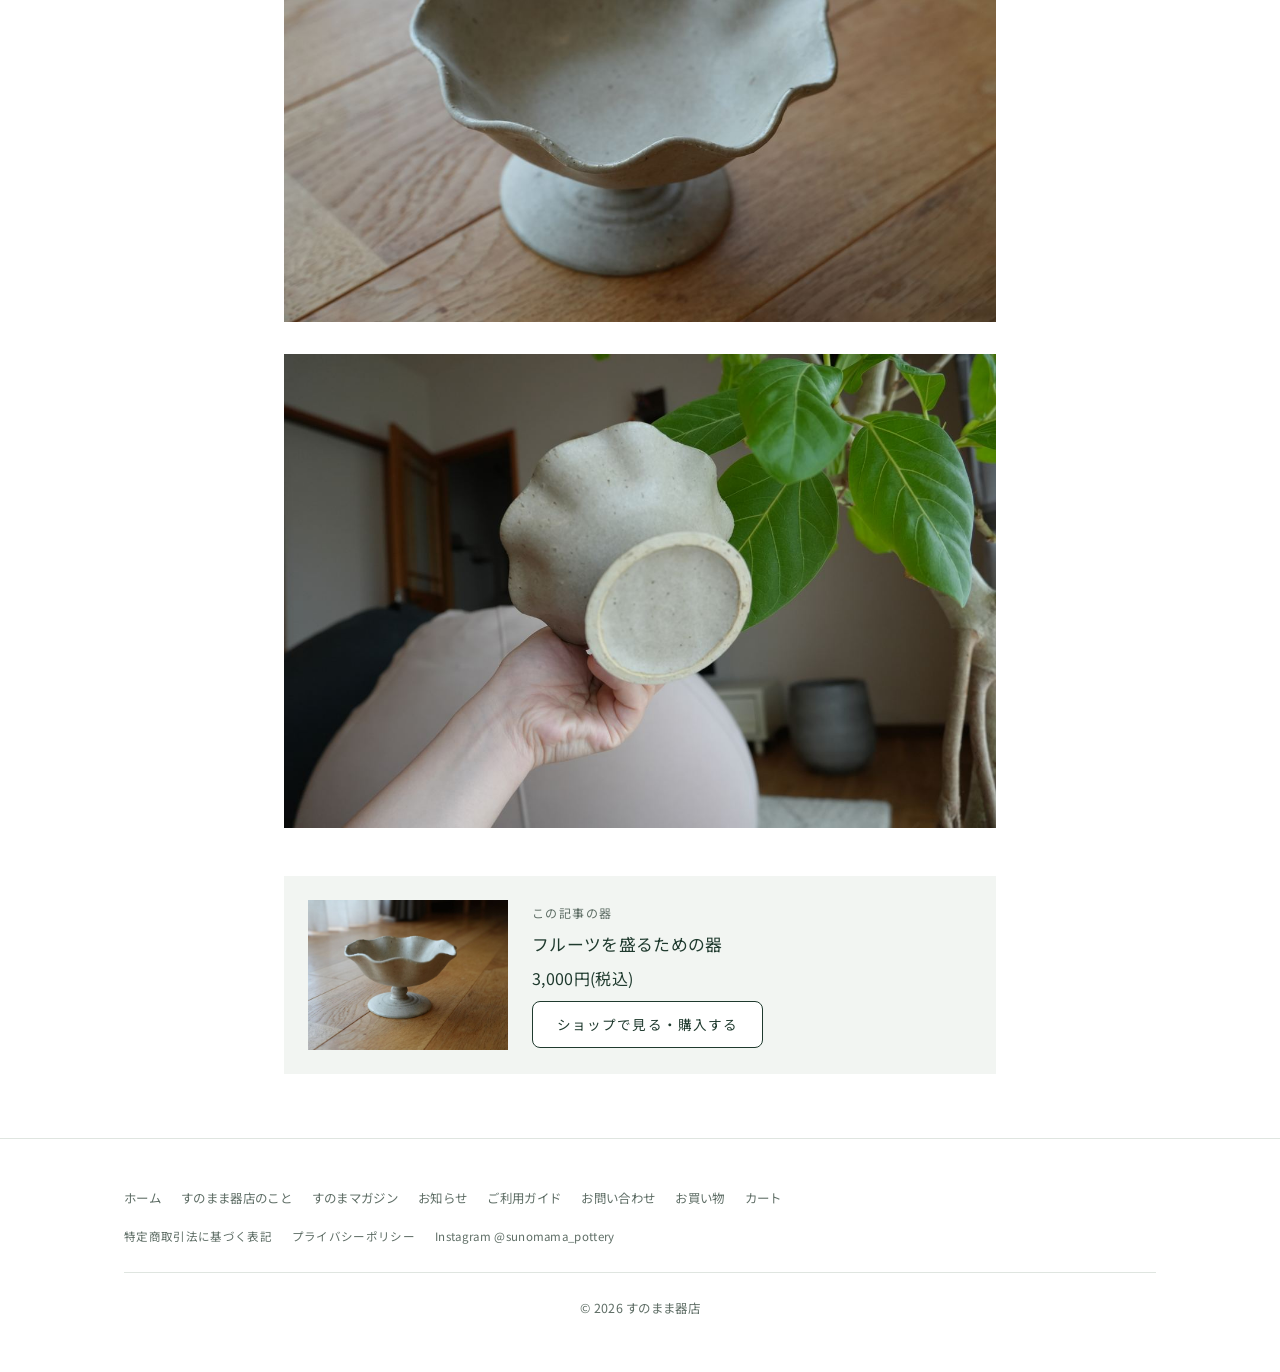
<file: artists/artist-01.html>
<!DOCTYPE html>
<html lang="ja">
<head>
<meta charset="UTF-8">
<meta name="viewport" content="width=device-width, initial-scale=1.0">
<!-- 準備中のため検索エンジンに登録しない設定です。本格始動のときにこの2行を消してください -->
<meta name="robots" content="noindex">
<title>塩屋で出会った、フルーツのための器 | すのまマガジン | すのまま器店</title>
<meta name="description" content="海のそばの町・塩屋。カフェで開かれていた催しで、ひとつの器に出会いました。">
<link rel="icon" href="../images/favicon.svg" type="image/svg+xml">
<meta property="og:site_name" content="すのまま器店">
<meta property="og:type" content="article">
<meta property="og:title" content="塩屋で出会った、フルーツのための器 | すのまま器店">
<meta property="og:description" content="海のそばの町・塩屋。カフェで開かれていた催しで、ひとつの器に出会いました。">
<meta property="og:url" content="https://marchetache.github.io/home-page/artists/artist-01.html">
<meta property="og:image" content="https://marchetache.github.io/home-page/images/ogp.jpg">
<meta name="twitter:card" content="summary_large_image">
<link rel="preconnect" href="https://fonts.googleapis.com">
<link href="https://fonts.googleapis.com/css2?family=Shippori+Mincho:wght@500;600&family=Noto+Sans+JP:wght@400;500&display=swap" rel="stylesheet">
<link rel="stylesheet" href="../css/style.css?v=20261018e">
</head>
<body>

<header class="site-header">
  <div class="container">
    <div class="site-brand">
      <p class="site-title"><a href="../index.html"><img class="site-logo" src="../images/logo-horizontal.png?v=20261004c" alt="すのまま器店" width="540" height="72"></a></p>
    </div>
    <div class="site-header-actions">
    <nav class="site-nav">
      <ul>
        <li><a href="../concept.html">すのまま器店のこと</a></li>
        <li><a href="https://yohenpottery.base.shop/" target="_blank" rel="noopener">お買い物</a></li>
        <li><a href="https://yohenpottery.base.shop/shops/yohenpottery-base-shop/checkout/edit" target="_blank" rel="noopener">カート</a></li>
        <li><a href="index.html" class="is-current">すのまマガジン</a></li>
      </ul>
    </nav>
      <button class="menu-toggle" type="button" aria-label="メニューを開く" aria-expanded="false">
        <span></span><span></span><span></span>
      </button>
    </div>
  </div>
</header>

<article class="container article">
  <p class="article-back"><a href="index.html">&larr; すのまマガジンに戻る</a></p>

  <div class="note-header">
    <div class="note-meta">
      <span class="feed-tag">読みもの</span>
      <span class="feed-card-date">2026.09.27</span>
    </div>
    <h1 class="note-title">塩屋で出会った、フルーツのための器</h1>
    <p class="note-lead">海のそばの町・塩屋。カフェで開かれていた催しで、ひとつの器に出会いました。</p>
  </div>

  <figure class="article-photo is-main"><img src="../images/item-fruit-1.jpg" alt="波打つ縁の、脚つきの器" width="1200" height="800"></figure>

  <div class="article-body">
    <h2 class="article-heading">旅先での、ひとめぼれ</h2>
    <p>すのまま器店の器探しは、週末の小さな旅から始まります。塩屋のカフェで開かれていた催しで出会ったのが、この脚つきの器でした。波のようにゆれる縁、すっと伸びた脚。見た瞬間に「ここに果物を盛りたい」と思った、ひとさらです。</p>

    <h2 class="article-heading">盛るものが、ごちそうに見える</h2>
    <p>脚があるだけで、いつもの果物がちょっと特別に見えます。ぶどうやいちご、みかんをころんと盛るのはもちろん、焼き菓子をのせてテーブルの真ん中に置いても。やさしい土の色が、どんな色の果物も受けとめてくれます。</p>

    <h2 class="article-heading">used の器について</h2>
    <p>この器は、店主のわたしが使ってきた used の器で、ふだんからていねいに洗って大切に扱ってきました。お届けの前に、洗浄と消毒をしてからお送りします。長く使ってきた器を、次の食卓へ。一点ものなので、気になった方はお早めにどうぞ。</p>
    <figure class="article-photo"><img src="../images/item-fruit-2.jpg" alt="器の内側。やわらかな土の肌" loading="lazy" width="1200" height="800"></figure>
    <figure class="article-photo"><img src="../images/item-fruit-3.jpg" alt="高台のうら側" loading="lazy" width="1200" height="800"></figure>
  </div>

  <aside class="article-item">
    <img src="../images/item-fruit-1.jpg" alt="波打つ縁の、脚つきの器" loading="lazy" width="1200" height="800">
    <div>
      <p class="article-item-label">この記事の器</p>
      <p class="article-item-name">フルーツを盛るための器</p>
      <p class="feed-card-price">3,000円(税込)</p>
      <a class="btn" href="https://yohenpottery.base.shop/items/159698023" target="_blank" rel="noopener">ショップで見る・購入する</a>
    </div>
  </aside>
</article>

<footer class="site-footer">
  <div class="container">
    <ul class="footer-links">
      <li><a href="../index.html">ホーム</a></li>
      <li><a href="../concept.html">すのまま器店のこと</a></li>
      <li><a href="index.html">すのまマガジン</a></li>
      <li><a href="../news.html">お知らせ</a></li>
      <li><a href="../guide.html">ご利用ガイド</a></li>
      <li><a href="../index.html#contact">お問い合わせ</a></li>
      <li><a href="https://yohenpottery.base.shop/" target="_blank" rel="noopener">お買い物</a></li>
      <li><a href="https://yohenpottery.base.shop/shops/yohenpottery-base-shop/checkout/edit" target="_blank" rel="noopener">カート</a></li>
    </ul>
    <ul class="footer-links footer-links-sub">
      <li><a href="https://yohenpottery.base.shop/law" target="_blank" rel="noopener">特定商取引法に基づく表記</a></li>
      <li><a href="../privacy.html">プライバシーポリシー</a></li>
      <li><a href="https://www.instagram.com/sunomama_pottery/" target="_blank" rel="noopener">Instagram @sunomama_pottery</a></li>
    </ul>
    <p class="footer-bottom">&copy; 2026 すのまま器店</p>
  </div>
</footer>

<script src="../js/main.js?v=20261003b"></script>
</body>
</html>
</file>
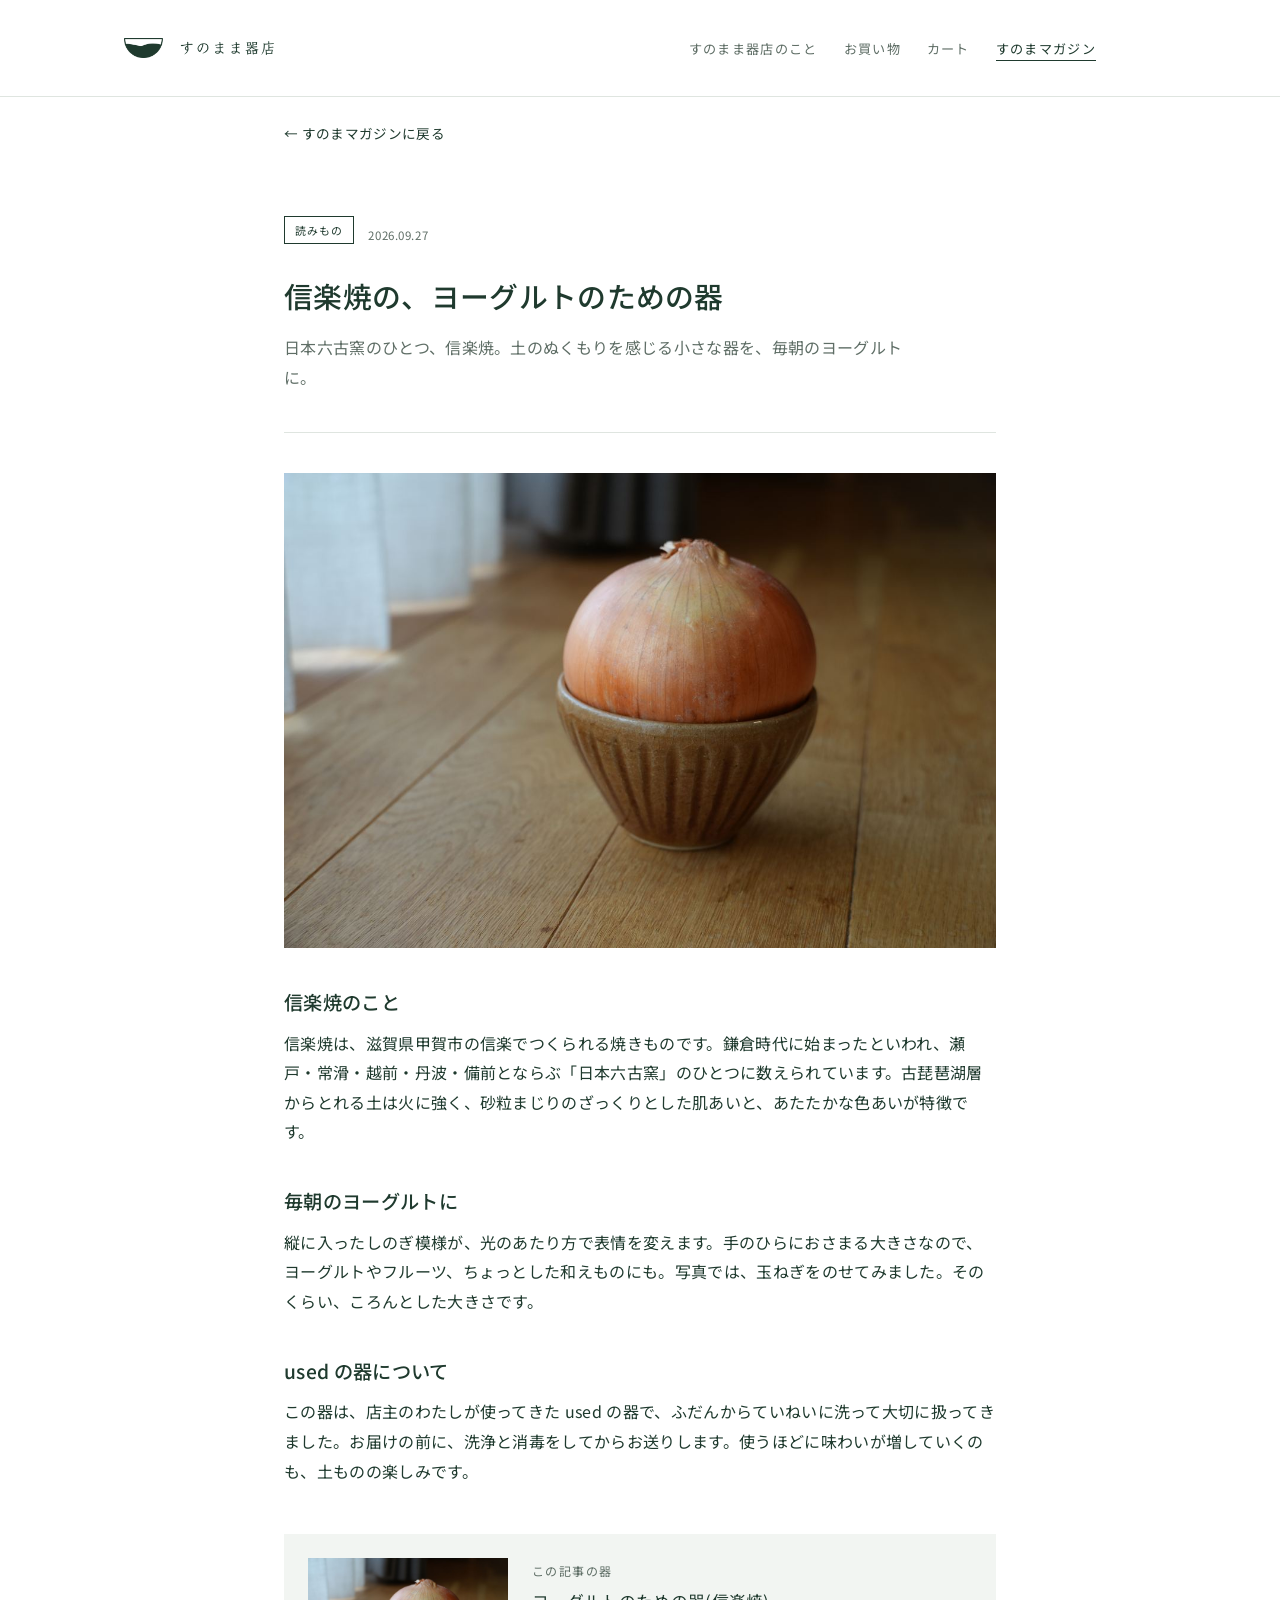
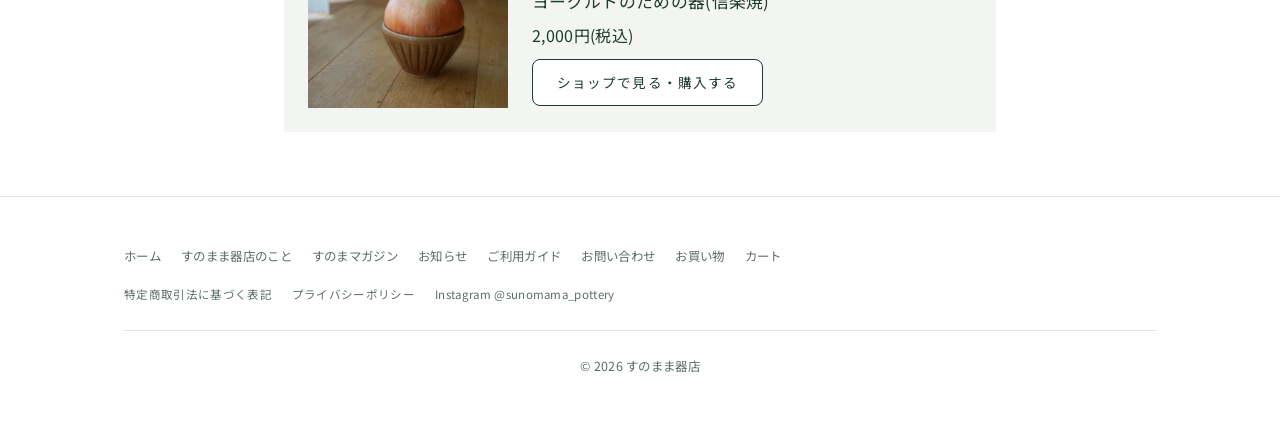
<file: artists/artist-02.html>
<!DOCTYPE html>
<html lang="ja">
<head>
<meta charset="UTF-8">
<meta name="viewport" content="width=device-width, initial-scale=1.0">
<!-- 準備中のため検索エンジンに登録しない設定です。本格始動のときにこの2行を消してください -->
<meta name="robots" content="noindex">
<title>信楽焼の、ヨーグルトのための器 | すのまマガジン | すのまま器店</title>
<meta name="description" content="日本六古窯のひとつ、信楽焼。土のぬくもりを感じる小さな器を、毎朝のヨーグルトに。">
<link rel="icon" href="../images/favicon.svg" type="image/svg+xml">
<meta property="og:site_name" content="すのまま器店">
<meta property="og:type" content="article">
<meta property="og:title" content="信楽焼の、ヨーグルトのための器 | すのまま器店">
<meta property="og:description" content="日本六古窯のひとつ、信楽焼。土のぬくもりを感じる小さな器を、毎朝のヨーグルトに。">
<meta property="og:url" content="https://marchetache.github.io/home-page/artists/artist-02.html">
<meta property="og:image" content="https://marchetache.github.io/home-page/images/ogp.jpg">
<meta name="twitter:card" content="summary_large_image">
<link rel="preconnect" href="https://fonts.googleapis.com">
<link href="https://fonts.googleapis.com/css2?family=Shippori+Mincho:wght@500;600&family=Noto+Sans+JP:wght@400;500&display=swap" rel="stylesheet">
<link rel="stylesheet" href="../css/style.css?v=20261018e">
</head>
<body>

<header class="site-header">
  <div class="container">
    <div class="site-brand">
      <p class="site-title"><a href="../index.html"><img class="site-logo" src="../images/logo-horizontal.png?v=20261004c" alt="すのまま器店" width="540" height="72"></a></p>
    </div>
    <div class="site-header-actions">
    <nav class="site-nav">
      <ul>
        <li><a href="../concept.html">すのまま器店のこと</a></li>
        <li><a href="https://yohenpottery.base.shop/" target="_blank" rel="noopener">お買い物</a></li>
        <li><a href="https://yohenpottery.base.shop/shops/yohenpottery-base-shop/checkout/edit" target="_blank" rel="noopener">カート</a></li>
        <li><a href="index.html" class="is-current">すのまマガジン</a></li>
      </ul>
    </nav>
      <button class="menu-toggle" type="button" aria-label="メニューを開く" aria-expanded="false">
        <span></span><span></span><span></span>
      </button>
    </div>
  </div>
</header>

<article class="container article">
  <p class="article-back"><a href="index.html">&larr; すのまマガジンに戻る</a></p>

  <div class="note-header">
    <div class="note-meta">
      <span class="feed-tag">読みもの</span>
      <span class="feed-card-date">2026.09.27</span>
    </div>
    <h1 class="note-title">信楽焼の、ヨーグルトのための器</h1>
    <p class="note-lead">日本六古窯のひとつ、信楽焼。土のぬくもりを感じる小さな器を、毎朝のヨーグルトに。</p>
  </div>

  <figure class="article-photo is-main"><img src="../images/item-yogurt-1.jpg" alt="しのぎ模様の、信楽焼の小さな器" width="1200" height="800"></figure>

  <div class="article-body">
    <h2 class="article-heading">信楽焼のこと</h2>
    <p>信楽焼は、滋賀県甲賀市の信楽でつくられる焼きものです。鎌倉時代に始まったといわれ、瀬戸・常滑・越前・丹波・備前とならぶ「日本六古窯」のひとつに数えられています。古琵琶湖層からとれる土は火に強く、砂粒まじりのざっくりとした肌あいと、あたたかな色あいが特徴です。</p>

    <h2 class="article-heading">毎朝のヨーグルトに</h2>
    <p>縦に入ったしのぎ模様が、光のあたり方で表情を変えます。手のひらにおさまる大きさなので、ヨーグルトやフルーツ、ちょっとした和えものにも。写真では、玉ねぎをのせてみました。そのくらい、ころんとした大きさです。</p>

    <h2 class="article-heading">used の器について</h2>
    <p>この器は、店主のわたしが使ってきた used の器で、ふだんからていねいに洗って大切に扱ってきました。お届けの前に、洗浄と消毒をしてからお送りします。使うほどに味わいが増していくのも、土ものの楽しみです。</p>

  </div>

  <aside class="article-item">
    <img src="../images/item-yogurt-1.jpg" alt="しのぎ模様の、信楽焼の小さな器" loading="lazy" width="1200" height="800">
    <div>
      <p class="article-item-label">この記事の器</p>
      <p class="article-item-name">ヨーグルトのための器(信楽焼)</p>
      <p class="feed-card-price">2,000円(税込)</p>
      <a class="btn" href="https://yohenpottery.base.shop/items/159696878" target="_blank" rel="noopener">ショップで見る・購入する</a>
    </div>
  </aside>
</article>

<footer class="site-footer">
  <div class="container">
    <ul class="footer-links">
      <li><a href="../index.html">ホーム</a></li>
      <li><a href="../concept.html">すのまま器店のこと</a></li>
      <li><a href="index.html">すのまマガジン</a></li>
      <li><a href="../news.html">お知らせ</a></li>
      <li><a href="../guide.html">ご利用ガイド</a></li>
      <li><a href="../index.html#contact">お問い合わせ</a></li>
      <li><a href="https://yohenpottery.base.shop/" target="_blank" rel="noopener">お買い物</a></li>
      <li><a href="https://yohenpottery.base.shop/shops/yohenpottery-base-shop/checkout/edit" target="_blank" rel="noopener">カート</a></li>
    </ul>
    <ul class="footer-links footer-links-sub">
      <li><a href="https://yohenpottery.base.shop/law" target="_blank" rel="noopener">特定商取引法に基づく表記</a></li>
      <li><a href="../privacy.html">プライバシーポリシー</a></li>
      <li><a href="https://www.instagram.com/sunomama_pottery/" target="_blank" rel="noopener">Instagram @sunomama_pottery</a></li>
    </ul>
    <p class="footer-bottom">&copy; 2026 すのまま器店</p>
  </div>
</footer>

<script src="../js/main.js?v=20261003b"></script>
</body>
</html>
</file>
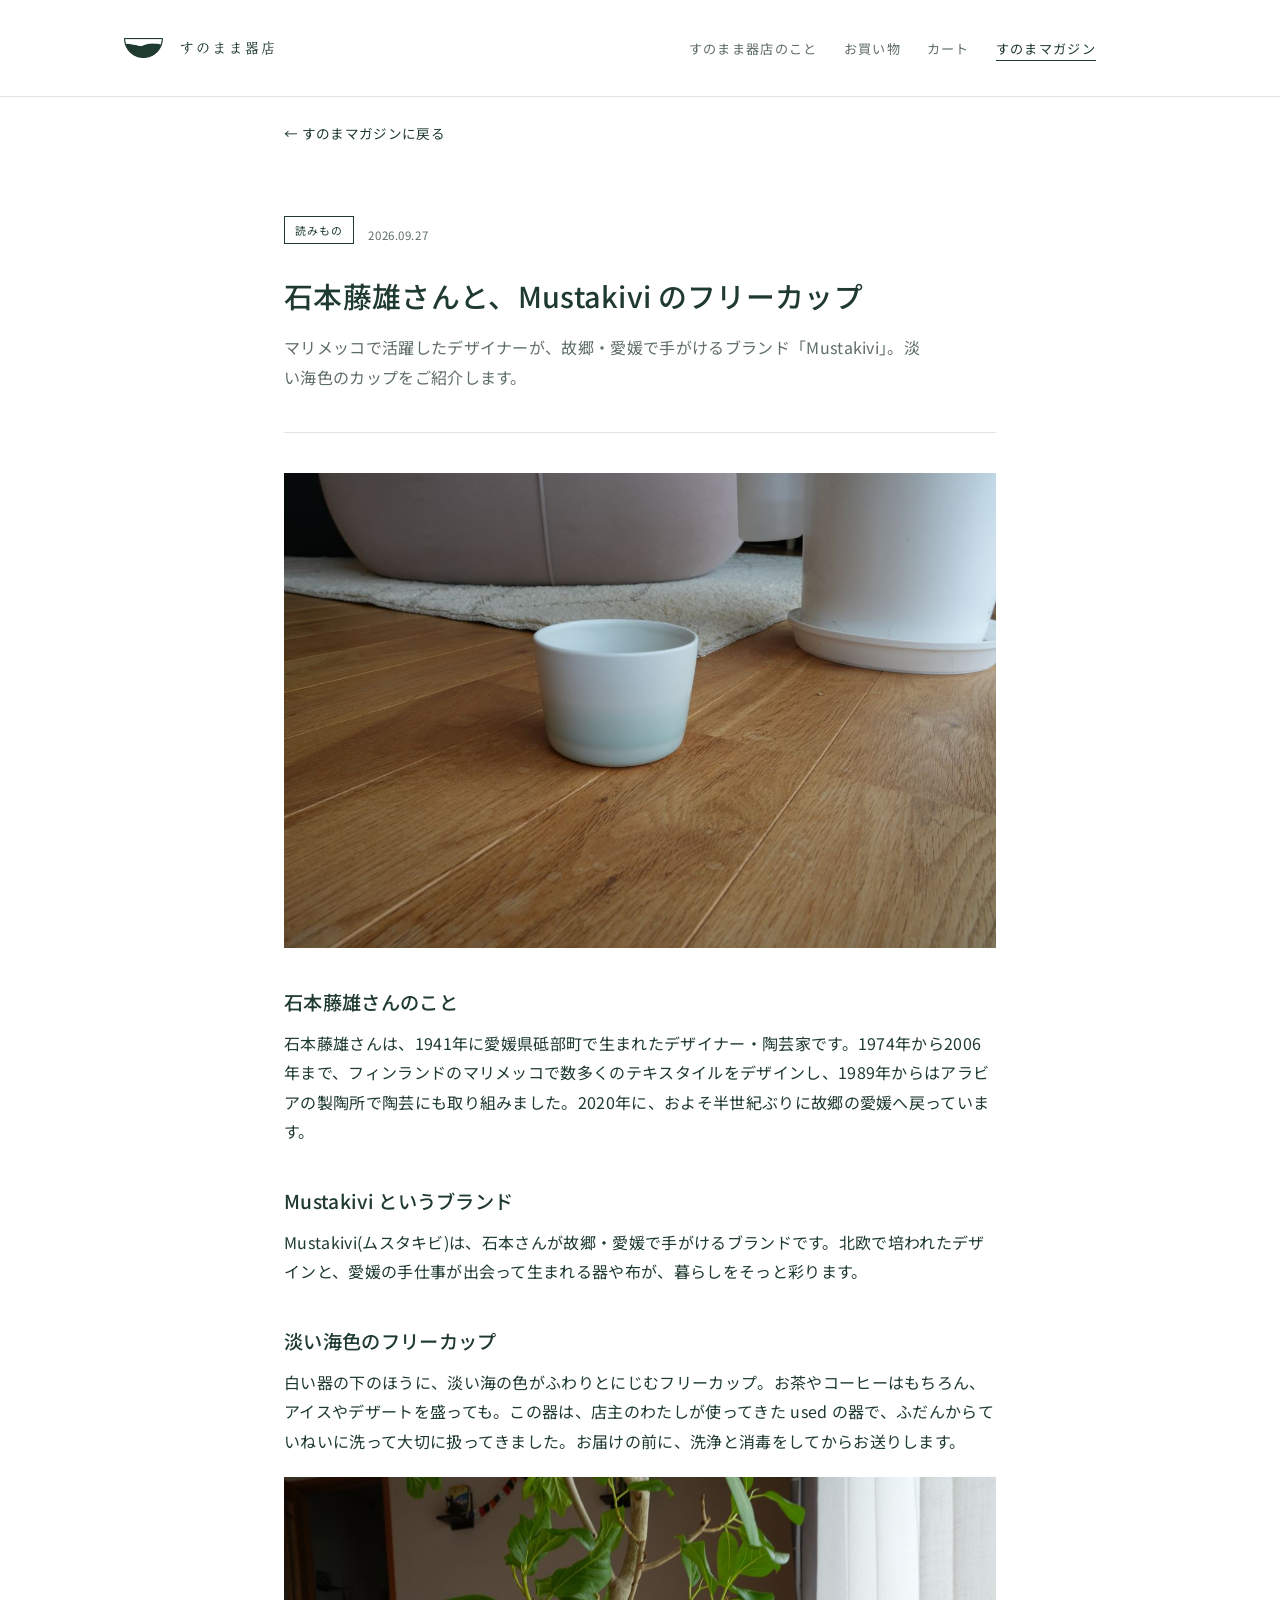
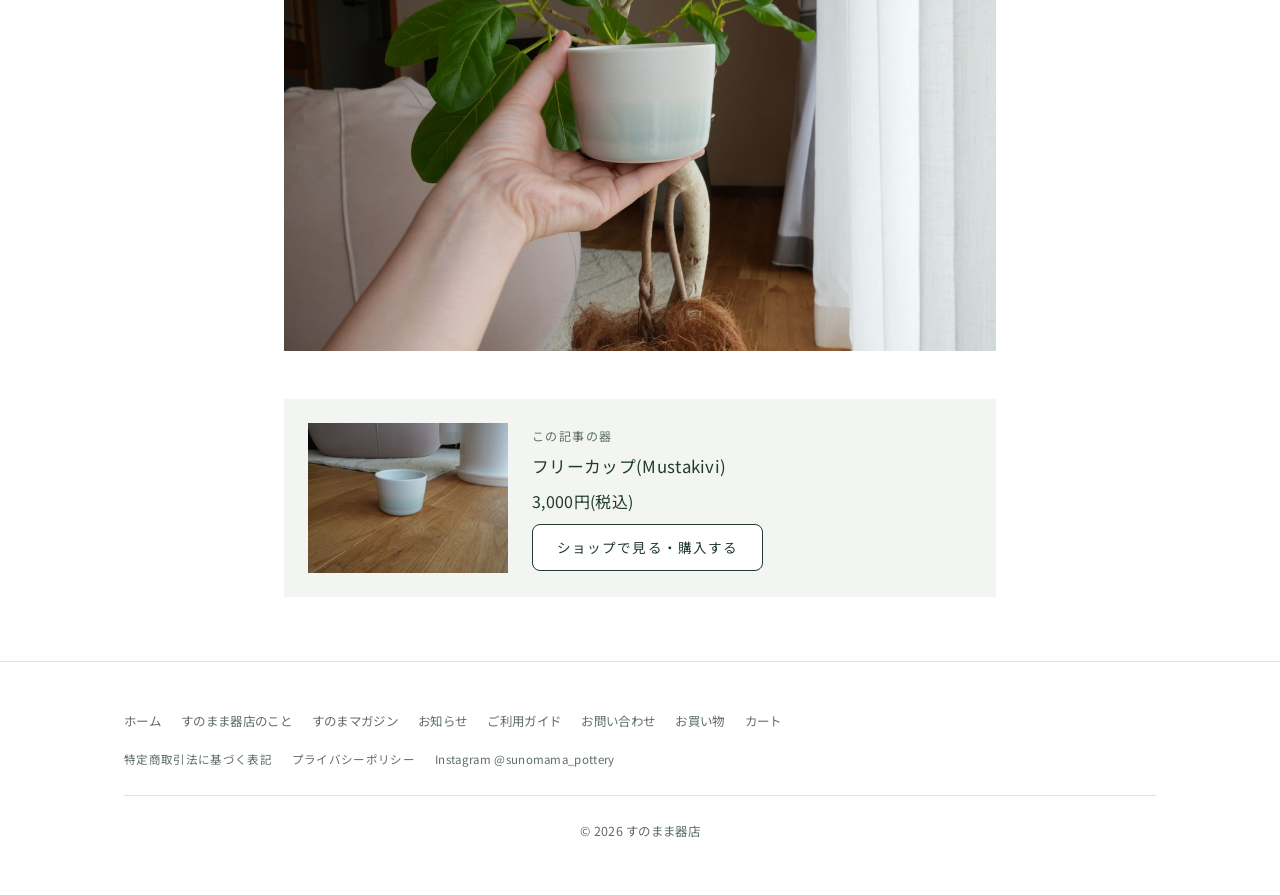
<file: artists/artist-03.html>
<!DOCTYPE html>
<html lang="ja">
<head>
<meta charset="UTF-8">
<meta name="viewport" content="width=device-width, initial-scale=1.0">
<!-- 準備中のため検索エンジンに登録しない設定です。本格始動のときにこの2行を消してください -->
<meta name="robots" content="noindex">
<title>石本藤雄さんと、Mustakivi のフリーカップ | すのまマガジン | すのまま器店</title>
<meta name="description" content="マリメッコで活躍したデザイナーが、故郷・愛媛で手がけるブランド「Mustakivi」。淡い海色のカップをご紹介します。">
<link rel="icon" href="../images/favicon.svg" type="image/svg+xml">
<meta property="og:site_name" content="すのまま器店">
<meta property="og:type" content="article">
<meta property="og:title" content="石本藤雄さんと、Mustakivi のフリーカップ | すのまま器店">
<meta property="og:description" content="マリメッコで活躍したデザイナーが、故郷・愛媛で手がけるブランド「Mustakivi」。淡い海色のカップをご紹介します。">
<meta property="og:url" content="https://marchetache.github.io/home-page/artists/artist-03.html">
<meta property="og:image" content="https://marchetache.github.io/home-page/images/ogp.jpg">
<meta name="twitter:card" content="summary_large_image">
<link rel="preconnect" href="https://fonts.googleapis.com">
<link href="https://fonts.googleapis.com/css2?family=Shippori+Mincho:wght@500;600&family=Noto+Sans+JP:wght@400;500&display=swap" rel="stylesheet">
<link rel="stylesheet" href="../css/style.css?v=20261018e">
</head>
<body>

<header class="site-header">
  <div class="container">
    <div class="site-brand">
      <p class="site-title"><a href="../index.html"><img class="site-logo" src="../images/logo-horizontal.png?v=20261004c" alt="すのまま器店" width="540" height="72"></a></p>
    </div>
    <div class="site-header-actions">
    <nav class="site-nav">
      <ul>
        <li><a href="../concept.html">すのまま器店のこと</a></li>
        <li><a href="https://yohenpottery.base.shop/" target="_blank" rel="noopener">お買い物</a></li>
        <li><a href="https://yohenpottery.base.shop/shops/yohenpottery-base-shop/checkout/edit" target="_blank" rel="noopener">カート</a></li>
        <li><a href="index.html" class="is-current">すのまマガジン</a></li>
      </ul>
    </nav>
      <button class="menu-toggle" type="button" aria-label="メニューを開く" aria-expanded="false">
        <span></span><span></span><span></span>
      </button>
    </div>
  </div>
</header>

<article class="container article">
  <p class="article-back"><a href="index.html">&larr; すのまマガジンに戻る</a></p>

  <div class="note-header">
    <div class="note-meta">
      <span class="feed-tag">読みもの</span>
      <span class="feed-card-date">2026.09.27</span>
    </div>
    <h1 class="note-title">石本藤雄さんと、Mustakivi のフリーカップ</h1>
    <p class="note-lead">マリメッコで活躍したデザイナーが、故郷・愛媛で手がけるブランド「Mustakivi」。淡い海色のカップをご紹介します。</p>
  </div>

  <figure class="article-photo is-main"><img src="../images/item-cup-1.jpg" alt="淡い海色の釉薬がかかった、白いフリーカップ" width="1200" height="800"></figure>

  <div class="article-body">
    <h2 class="article-heading">石本藤雄さんのこと</h2>
    <p>石本藤雄さんは、1941年に愛媛県砥部町で生まれたデザイナー・陶芸家です。1974年から2006年まで、フィンランドのマリメッコで数多くのテキスタイルをデザインし、1989年からはアラビアの製陶所で陶芸にも取り組みました。2020年に、およそ半世紀ぶりに故郷の愛媛へ戻っています。</p>

    <h2 class="article-heading">Mustakivi というブランド</h2>
    <p>Mustakivi(ムスタキビ)は、石本さんが故郷・愛媛で手がけるブランドです。北欧で培われたデザインと、愛媛の手仕事が出会って生まれる器や布が、暮らしをそっと彩ります。</p>

    <h2 class="article-heading">淡い海色のフリーカップ</h2>
    <p>白い器の下のほうに、淡い海の色がふわりとにじむフリーカップ。お茶やコーヒーはもちろん、アイスやデザートを盛っても。この器は、店主のわたしが使ってきた used の器で、ふだんからていねいに洗って大切に扱ってきました。お届けの前に、洗浄と消毒をしてからお送りします。</p>
    <figure class="article-photo"><img src="../images/item-cup-2.jpg" alt="手に持ったフリーカップ" loading="lazy" width="1200" height="800"></figure>
  </div>

  <aside class="article-item">
    <img src="../images/item-cup-1.jpg" alt="淡い海色の釉薬がかかった、白いフリーカップ" loading="lazy" width="1200" height="800">
    <div>
      <p class="article-item-label">この記事の器</p>
      <p class="article-item-name">フリーカップ(Mustakivi)</p>
      <p class="feed-card-price">3,000円(税込)</p>
      <a class="btn" href="https://yohenpottery.base.shop/items/159696332" target="_blank" rel="noopener">ショップで見る・購入する</a>
    </div>
  </aside>
</article>

<footer class="site-footer">
  <div class="container">
    <ul class="footer-links">
      <li><a href="../index.html">ホーム</a></li>
      <li><a href="../concept.html">すのまま器店のこと</a></li>
      <li><a href="index.html">すのまマガジン</a></li>
      <li><a href="../news.html">お知らせ</a></li>
      <li><a href="../guide.html">ご利用ガイド</a></li>
      <li><a href="../index.html#contact">お問い合わせ</a></li>
      <li><a href="https://yohenpottery.base.shop/" target="_blank" rel="noopener">お買い物</a></li>
      <li><a href="https://yohenpottery.base.shop/shops/yohenpottery-base-shop/checkout/edit" target="_blank" rel="noopener">カート</a></li>
    </ul>
    <ul class="footer-links footer-links-sub">
      <li><a href="https://yohenpottery.base.shop/law" target="_blank" rel="noopener">特定商取引法に基づく表記</a></li>
      <li><a href="../privacy.html">プライバシーポリシー</a></li>
      <li><a href="https://www.instagram.com/sunomama_pottery/" target="_blank" rel="noopener">Instagram @sunomama_pottery</a></li>
    </ul>
    <p class="footer-bottom">&copy; 2026 すのまま器店</p>
  </div>
</footer>

<script src="../js/main.js?v=20261003b"></script>
</body>
</html>
</file>
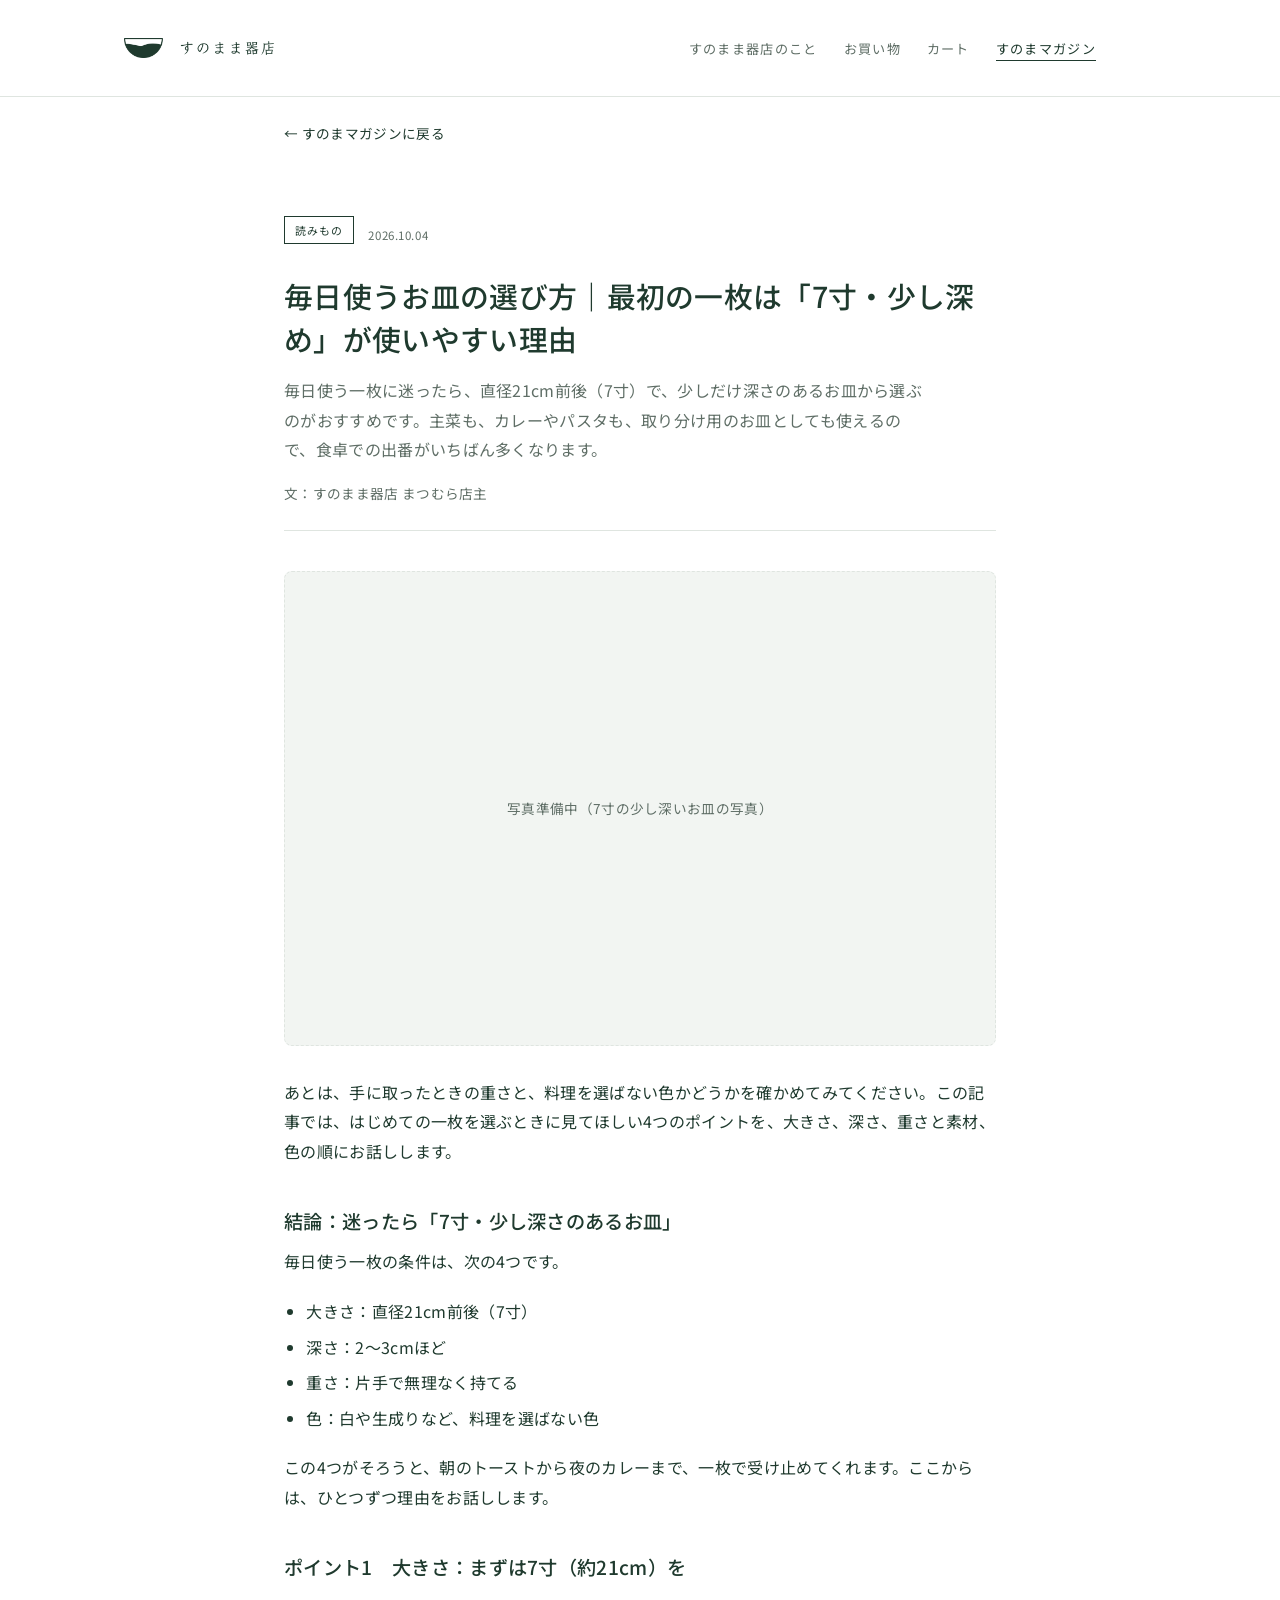
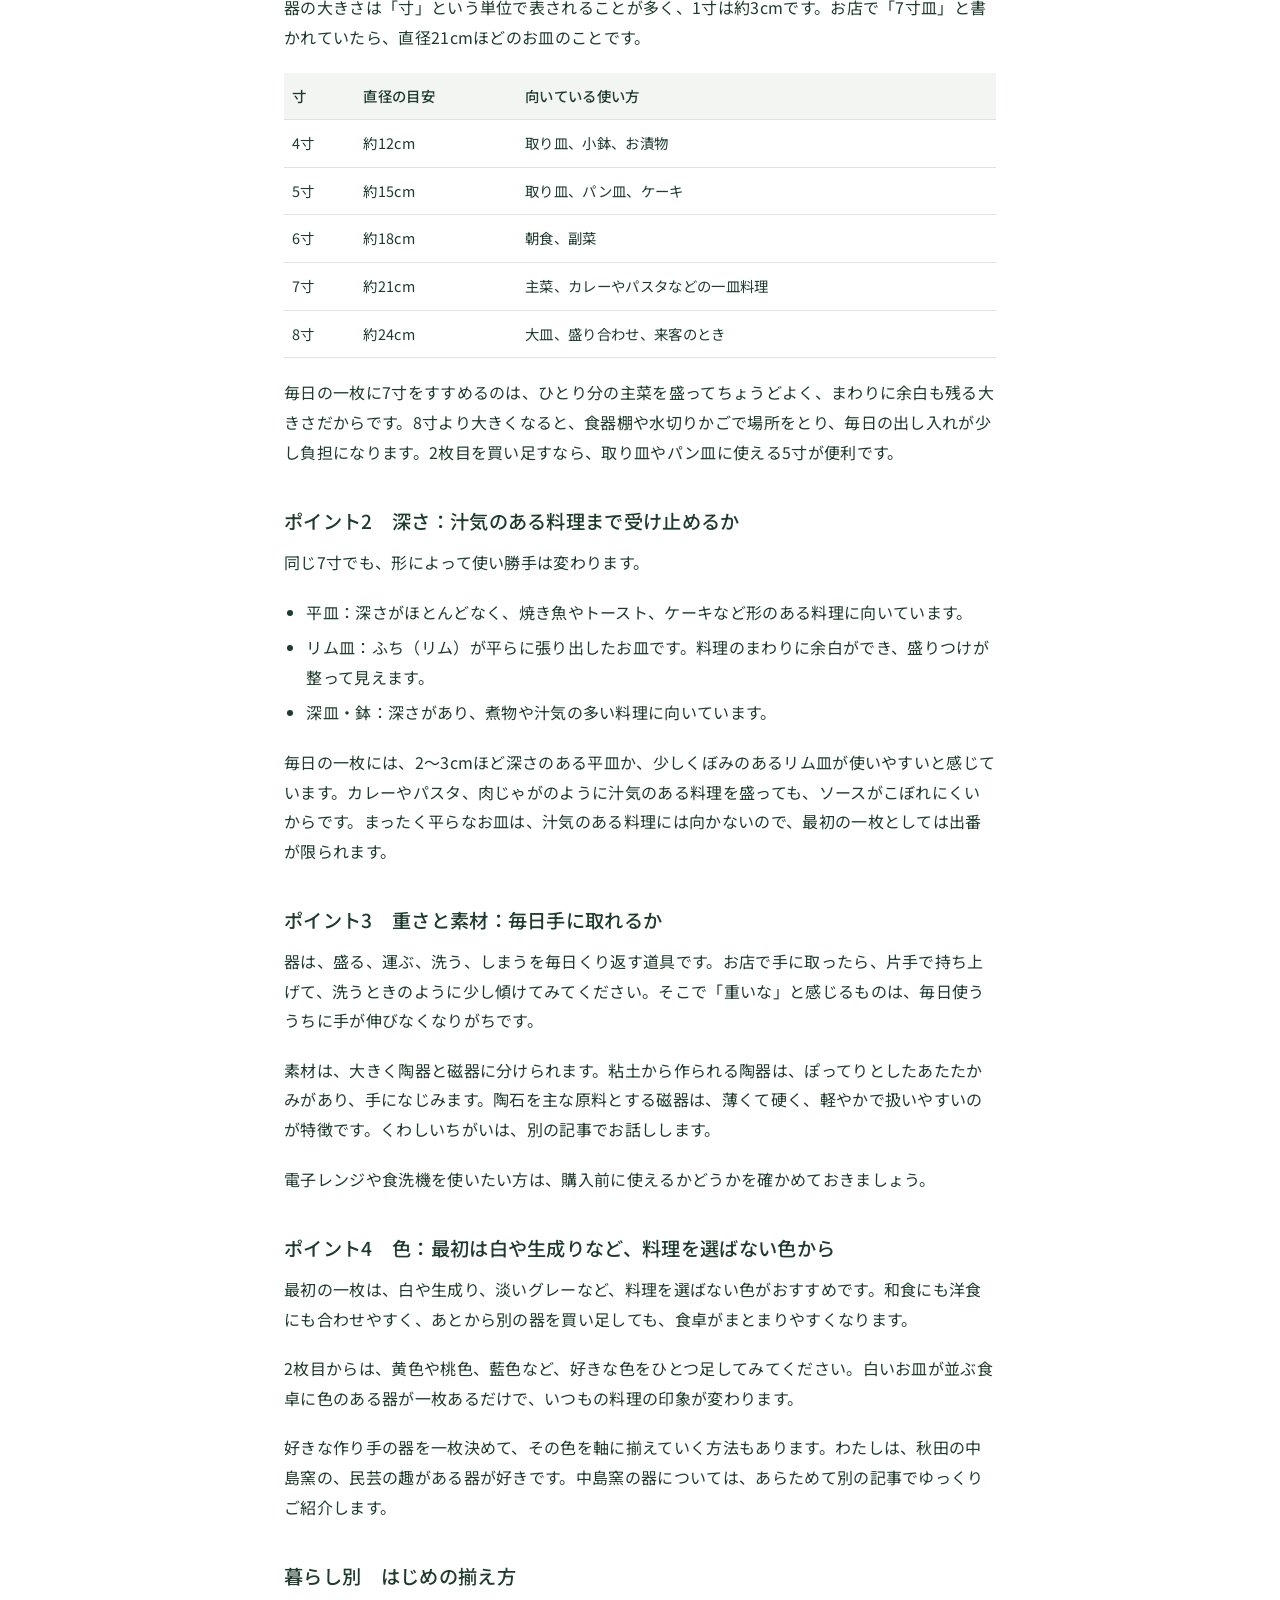
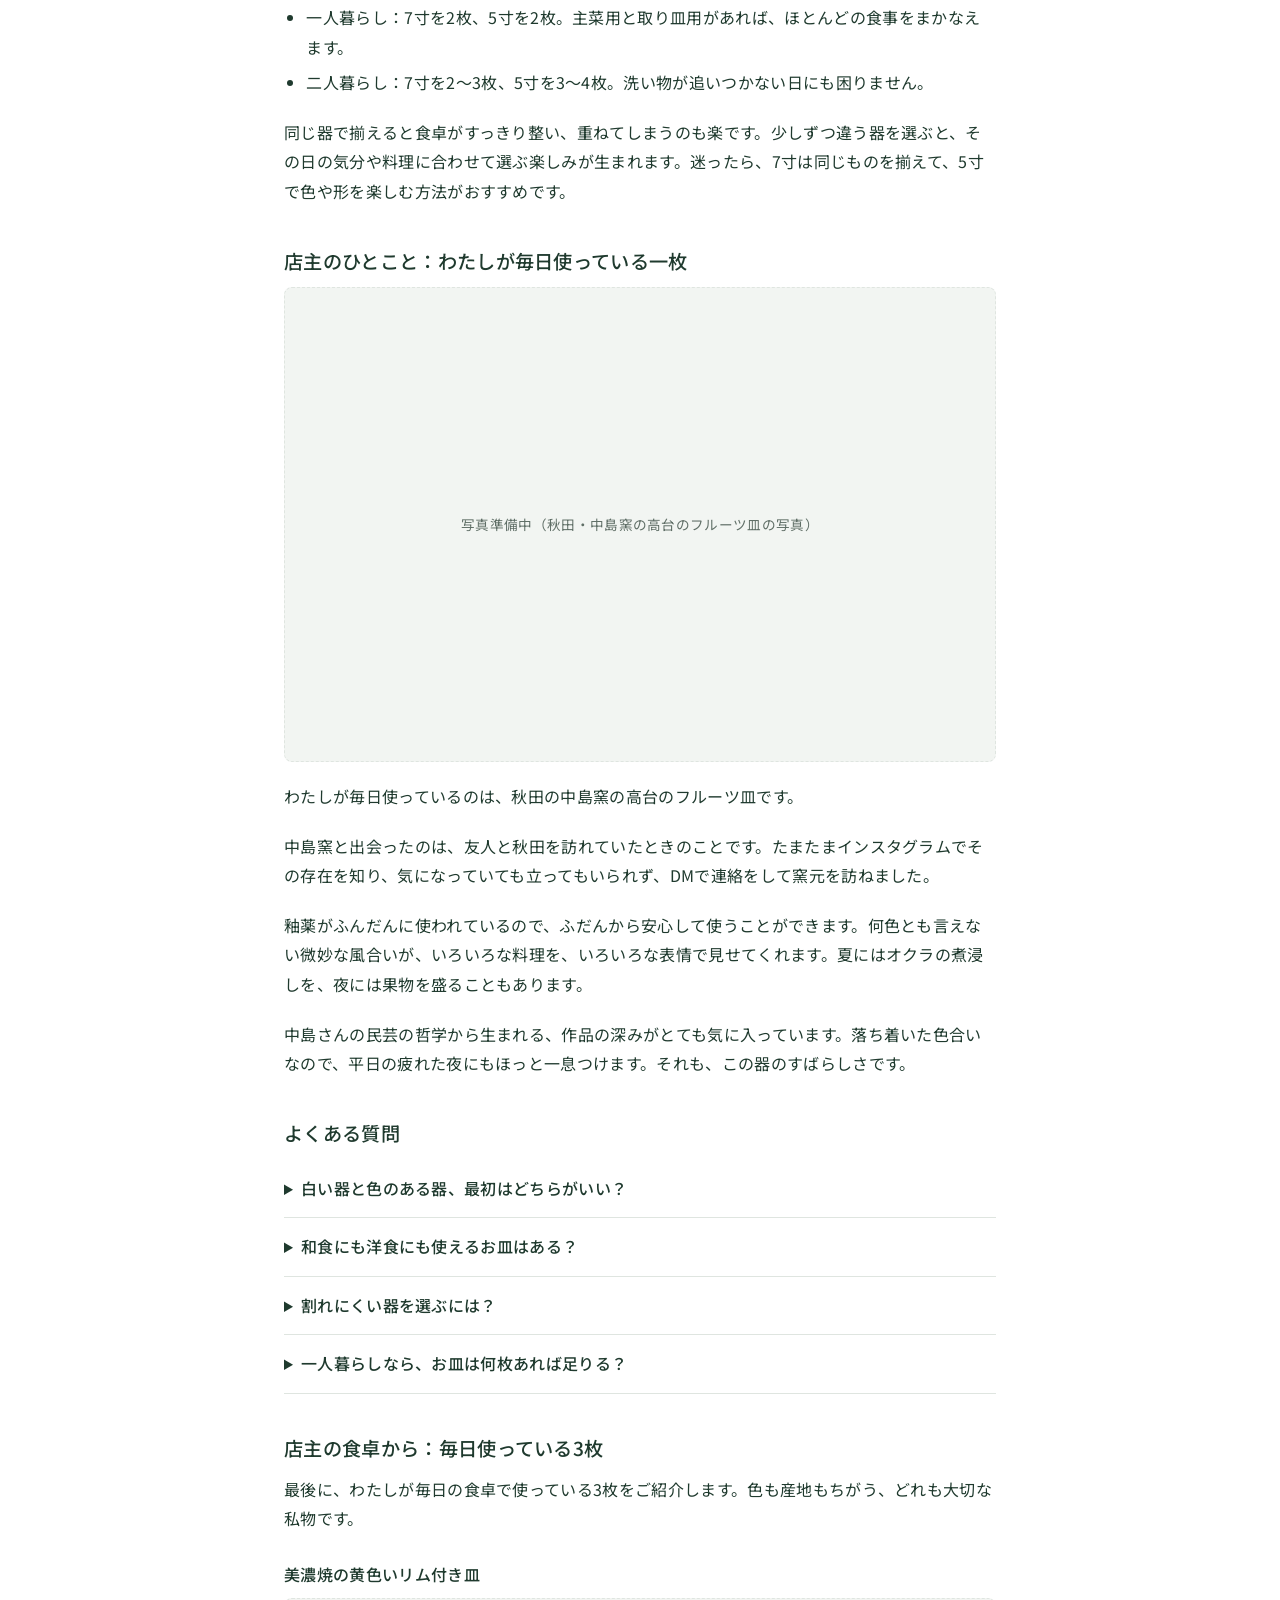
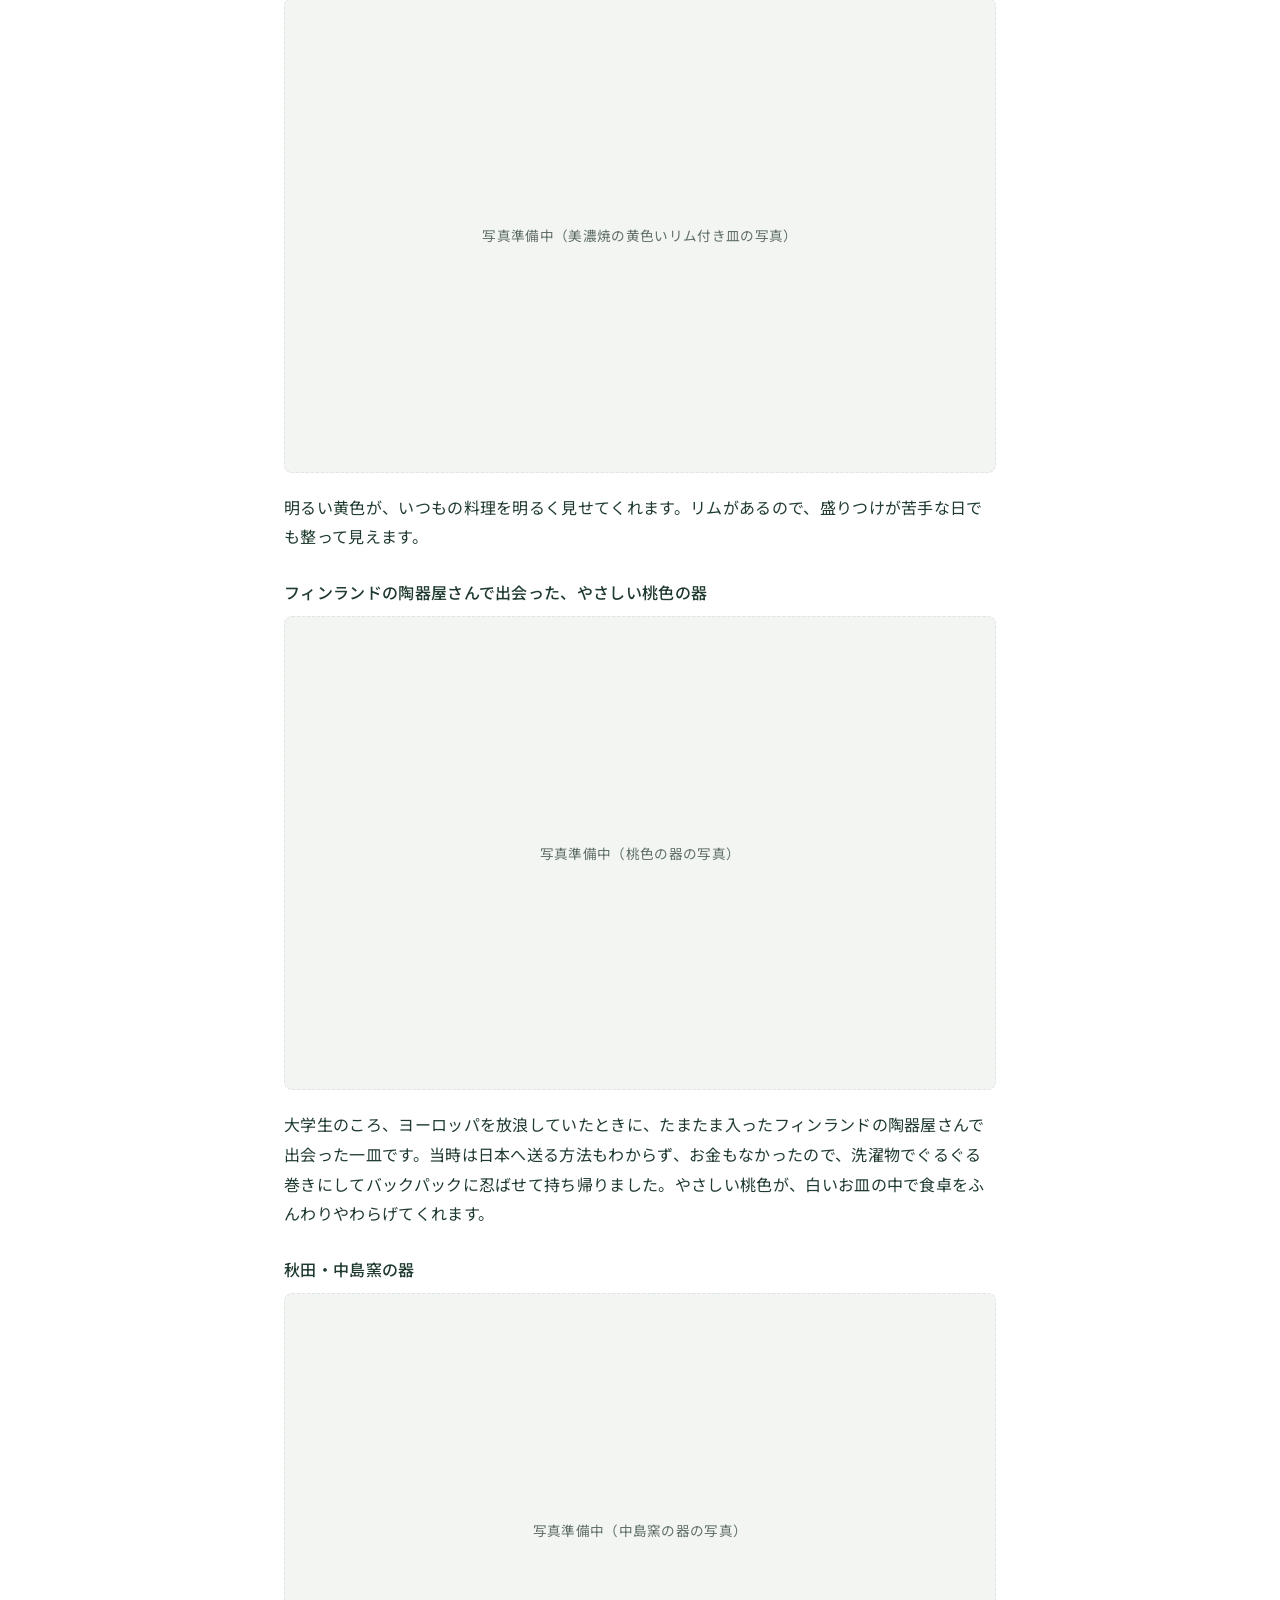
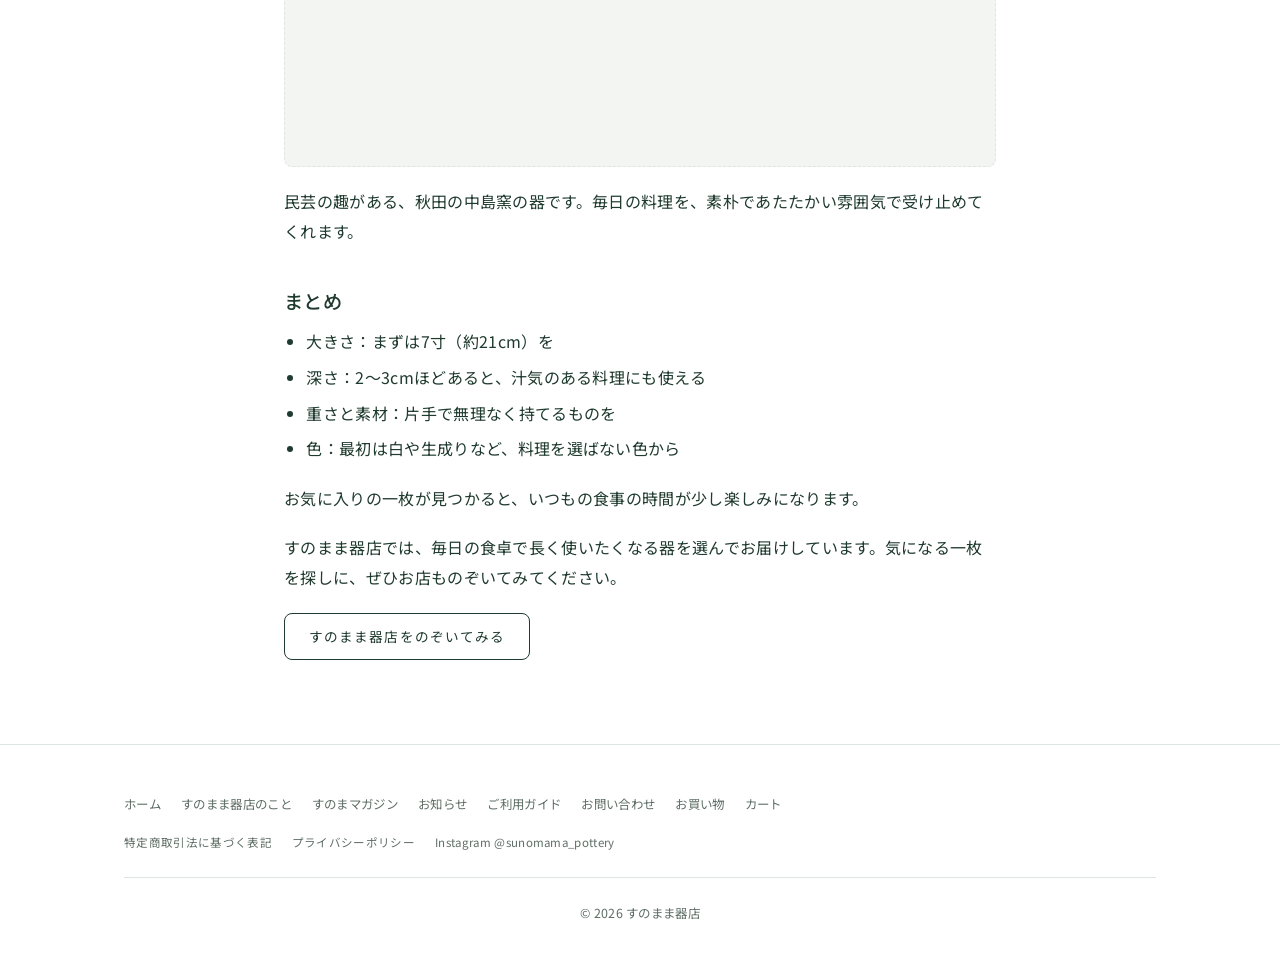
<file: artists/artist-04.html>
<!DOCTYPE html>
<html lang="ja">
<head>
<meta charset="UTF-8">
<meta name="viewport" content="width=device-width, initial-scale=1.0">
<!-- 準備中のため検索エンジンに登録しない設定です。本格始動のときにこの2行を消してください -->
<meta name="robots" content="noindex">
<title>毎日使うお皿の選び方｜最初の一枚は「7寸・少し深め」が使いやすい理由 | すのまマガジン | すのまま器店</title>
<meta name="description" content="毎日使うお皿に迷ったら、直径21cm前後（7寸）で少し深さのある一枚から。大きさ・深さ・重さと素材・色の選び方を、すのまま器店の店主がお話しします。">
<link rel="icon" href="../images/favicon.svg" type="image/svg+xml">
<meta property="og:site_name" content="すのまま器店">
<meta property="og:type" content="article">
<meta property="og:title" content="毎日使うお皿の選び方｜最初の一枚は「7寸・少し深め」が使いやすい理由 | すのまま器店">
<meta property="og:description" content="毎日使うお皿に迷ったら、直径21cm前後（7寸）で少し深さのある一枚から。大きさ・深さ・重さと素材・色の選び方を、すのまま器店の店主がお話しします。">
<meta property="og:url" content="https://marchetache.github.io/home-page/artists/artist-04.html">
<meta property="og:image" content="https://marchetache.github.io/home-page/images/ogp.jpg">
<meta name="twitter:card" content="summary_large_image">
<link rel="preconnect" href="https://fonts.googleapis.com">
<link href="https://fonts.googleapis.com/css2?family=Shippori+Mincho:wght@500;600&family=Noto+Sans+JP:wght@400;500&display=swap" rel="stylesheet">
<link rel="stylesheet" href="../css/style.css?v=20261018e">
<script type="application/ld+json">
[
  {
    "@context": "https://schema.org",
    "@type": "Article",
    "headline": "毎日使うお皿の選び方｜最初の一枚は「7寸・少し深め」が使いやすい理由",
    "description": "毎日使うお皿に迷ったら、直径21cm前後（7寸）で少し深さのある一枚から。大きさ・深さ・重さと素材・色の選び方を、すのまま器店の店主がお話しします。",
    "datePublished": "2026-10-04",
    "dateModified": "2026-10-04",
    "author": {
      "@type": "Person",
      "name": "まつむら店主",
      "affiliation": {
        "@type": "Organization",
        "name": "すのまま器店"
      }
    },
    "publisher": {
      "@type": "Organization",
      "name": "すのまま器店"
    },
    "mainEntityOfPage": "https://marchetache.github.io/home-page/artists/artist-04.html"
  },
  {
    "@context": "https://schema.org",
    "@type": "FAQPage",
    "mainEntity": [
      {
        "@type": "Question",
        "name": "白い器と色のある器、最初はどちらがいい？",
        "acceptedAnswer": {
          "@type": "Answer",
          "text": "最初の一枚は、白や生成りなど料理を選ばない色がおすすめです。和食にも洋食にも合わせやすく、あとから買い足す器ともなじみます。色のある器は、2枚目以降に好きな色をひとつ足すと楽しめます。"
        }
      },
      {
        "@type": "Question",
        "name": "和食にも洋食にも使えるお皿はある？",
        "acceptedAnswer": {
          "@type": "Answer",
          "text": "7寸前後で少し深さがあり、白や生成りなど落ち着いた色のお皿なら、焼き魚にもパスタにも合わせやすいです。絵柄や装飾が控えめなものほど、料理を選びません。"
        }
      },
      {
        "@type": "Question",
        "name": "割れにくい器を選ぶには？",
        "acceptedAnswer": {
          "@type": "Answer",
          "text": "一般に、硬く焼き締まった磁器は欠けにくく、陶器はぶつけたときに欠けやすい傾向があります。どちらも、ふちが極端に薄いものや、重ねたときにぐらつく形は欠けやすいので、毎日使う器は安定して重ねられるものを選ぶと安心です。"
        }
      },
      {
        "@type": "Question",
        "name": "一人暮らしなら、お皿は何枚あれば足りる？",
        "acceptedAnswer": {
          "@type": "Answer",
          "text": "7寸を2枚、5寸を2枚の計4枚あれば、主菜と取り皿を使い分けられます。暮らしに合わせて、少しずつ買い足していくのがおすすめです。"
        }
      }
    ]
  }
]
</script>
</head>
<body>

<header class="site-header">
  <div class="container">
    <div class="site-brand">
      <p class="site-title"><a href="../index.html"><img class="site-logo" src="../images/logo-horizontal.png?v=20261004c" alt="すのまま器店" width="540" height="72"></a></p>
    </div>
    <div class="site-header-actions">
    <nav class="site-nav">
      <ul>
        <li><a href="../concept.html">すのまま器店のこと</a></li>
        <li><a href="https://yohenpottery.base.shop/" target="_blank" rel="noopener">お買い物</a></li>
        <li><a href="https://yohenpottery.base.shop/shops/yohenpottery-base-shop/checkout/edit" target="_blank" rel="noopener">カート</a></li>
        <li><a href="index.html" class="is-current">すのまマガジン</a></li>
      </ul>
    </nav>
      <button class="menu-toggle" type="button" aria-label="メニューを開く" aria-expanded="false">
        <span></span><span></span><span></span>
      </button>
    </div>
  </div>
</header>

<article class="container article">
  <p class="article-back"><a href="index.html">&larr; すのまマガジンに戻る</a></p>

  <div class="note-header">
    <div class="note-meta">
      <span class="feed-tag">読みもの</span>
      <span class="feed-card-date">2026.10.04</span>
    </div>
    <h1 class="note-title">毎日使うお皿の選び方｜最初の一枚は「7寸・少し深め」が使いやすい理由</h1>
    <p class="note-lead">毎日使う一枚に迷ったら、直径21cm前後（7寸）で、少しだけ深さのあるお皿から選ぶのがおすすめです。主菜も、カレーやパスタも、取り分け用のお皿としても使えるので、食卓での出番がいちばん多くなります。</p>
    <p class="article-byline">文：すのまま器店 まつむら店主</p>
  </div>

  <!-- ▼ 仮の画像です。写真ができたら <figure class="article-photo"><img src="../images/写真の名前.jpg" alt="写真の説明" width="1200" height="800"></figure> に置きかえてください -->
  <div class="photo-placeholder">写真準備中（7寸の少し深いお皿の写真）</div>

  <div class="article-body">
    <p>あとは、手に取ったときの重さと、料理を選ばない色かどうかを確かめてみてください。この記事では、はじめての一枚を選ぶときに見てほしい4つのポイントを、大きさ、深さ、重さと素材、色の順にお話しします。</p>

    <h2 class="article-heading">結論：迷ったら「7寸・少し深さのあるお皿」</h2>
    <p>毎日使う一枚の条件は、次の4つです。</p>
    <ul class="article-list">
      <li>大きさ：直径21cm前後（7寸）</li>
      <li>深さ：2〜3cmほど</li>
      <li>重さ：片手で無理なく持てる</li>
      <li>色：白や生成りなど、料理を選ばない色</li>
    </ul>
    <p>この4つがそろうと、朝のトーストから夜のカレーまで、一枚で受け止めてくれます。ここからは、ひとつずつ理由をお話しします。</p>

    <h2 class="article-heading">ポイント1　大きさ：まずは7寸（約21cm）を</h2>
    <p>器の大きさは「寸」という単位で表されることが多く、1寸は約3cmです。お店で「7寸皿」と書かれていたら、直径21cmほどのお皿のことです。</p>
    <table class="article-table">
      <thead>
        <tr><th>寸</th><th>直径の目安</th><th>向いている使い方</th></tr>
      </thead>
      <tbody>
        <tr><td>4寸</td><td>約12cm</td><td>取り皿、小鉢、お漬物</td></tr>
        <tr><td>5寸</td><td>約15cm</td><td>取り皿、パン皿、ケーキ</td></tr>
        <tr><td>6寸</td><td>約18cm</td><td>朝食、副菜</td></tr>
        <tr><td>7寸</td><td>約21cm</td><td>主菜、カレーやパスタなどの一皿料理</td></tr>
        <tr><td>8寸</td><td>約24cm</td><td>大皿、盛り合わせ、来客のとき</td></tr>
      </tbody>
    </table>
    <p>毎日の一枚に7寸をすすめるのは、ひとり分の主菜を盛ってちょうどよく、まわりに余白も残る大きさだからです。8寸より大きくなると、食器棚や水切りかごで場所をとり、毎日の出し入れが少し負担になります。2枚目を買い足すなら、取り皿やパン皿に使える5寸が便利です。</p>

    <h2 class="article-heading">ポイント2　深さ：汁気のある料理まで受け止めるか</h2>
    <p>同じ7寸でも、形によって使い勝手は変わります。</p>
    <ul class="article-list">
      <li>平皿：深さがほとんどなく、焼き魚やトースト、ケーキなど形のある料理に向いています。</li>
      <li>リム皿：ふち（リム）が平らに張り出したお皿です。料理のまわりに余白ができ、盛りつけが整って見えます。</li>
      <li>深皿・鉢：深さがあり、煮物や汁気の多い料理に向いています。</li>
    </ul>
    <p>毎日の一枚には、2〜3cmほど深さのある平皿か、少しくぼみのあるリム皿が使いやすいと感じています。カレーやパスタ、肉じゃがのように汁気のある料理を盛っても、ソースがこぼれにくいからです。まったく平らなお皿は、汁気のある料理には向かないので、最初の一枚としては出番が限られます。</p>

    <h2 class="article-heading">ポイント3　重さと素材：毎日手に取れるか</h2>
    <p>器は、盛る、運ぶ、洗う、しまうを毎日くり返す道具です。お店で手に取ったら、片手で持ち上げて、洗うときのように少し傾けてみてください。そこで「重いな」と感じるものは、毎日使ううちに手が伸びなくなりがちです。</p>
    <p>素材は、大きく陶器と磁器に分けられます。粘土から作られる陶器は、ぽってりとしたあたたかみがあり、手になじみます。陶石を主な原料とする磁器は、薄くて硬く、軽やかで扱いやすいのが特徴です。くわしいちがいは、別の記事でお話しします。</p>
    <p>電子レンジや食洗機を使いたい方は、購入前に使えるかどうかを確かめておきましょう。</p>

    <h2 class="article-heading">ポイント4　色：最初は白や生成りなど、料理を選ばない色から</h2>
    <p>最初の一枚は、白や生成り、淡いグレーなど、料理を選ばない色がおすすめです。和食にも洋食にも合わせやすく、あとから別の器を買い足しても、食卓がまとまりやすくなります。</p>
    <p>2枚目からは、黄色や桃色、藍色など、好きな色をひとつ足してみてください。白いお皿が並ぶ食卓に色のある器が一枚あるだけで、いつもの料理の印象が変わります。</p>
    <p>好きな作り手の器を一枚決めて、その色を軸に揃えていく方法もあります。わたしは、秋田の中島窯の、民芸の趣がある器が好きです。中島窯の器については、あらためて別の記事でゆっくりご紹介します。</p>

    <h2 class="article-heading">暮らし別　はじめの揃え方</h2>
    <ul class="article-list">
      <li>一人暮らし：7寸を2枚、5寸を2枚。主菜用と取り皿用があれば、ほとんどの食事をまかなえます。</li>
      <li>二人暮らし：7寸を2〜3枚、5寸を3〜4枚。洗い物が追いつかない日にも困りません。</li>
    </ul>
    <p>同じ器で揃えると食卓がすっきり整い、重ねてしまうのも楽です。少しずつ違う器を選ぶと、その日の気分や料理に合わせて選ぶ楽しみが生まれます。迷ったら、7寸は同じものを揃えて、5寸で色や形を楽しむ方法がおすすめです。</p>

    <h2 class="article-heading">店主のひとこと：わたしが毎日使っている一枚</h2>
    <div class="photo-placeholder">写真準備中（秋田・中島窯の高台のフルーツ皿の写真）</div>
    <p>わたしが毎日使っているのは、秋田の中島窯の高台のフルーツ皿です。</p>
    <p>中島窯と出会ったのは、友人と秋田を訪れていたときのことです。たまたまインスタグラムでその存在を知り、気になっていても立ってもいられず、DMで連絡をして窯元を訪ねました。</p>
    <p>釉薬がふんだんに使われているので、ふだんから安心して使うことができます。何色とも言えない微妙な風合いが、いろいろな料理を、いろいろな表情で見せてくれます。夏にはオクラの煮浸しを、夜には果物を盛ることもあります。</p>
    <p>中島さんの民芸の哲学から生まれる、作品の深みがとても気に入っています。落ち着いた色合いなので、平日の疲れた夜にもほっと一息つけます。それも、この器のすばらしさです。</p>

    <h2 class="article-heading">よくある質問</h2>
    <details class="faq-item">
      <summary>白い器と色のある器、最初はどちらがいい？</summary>
      <p>最初の一枚は、白や生成りなど料理を選ばない色がおすすめです。和食にも洋食にも合わせやすく、あとから買い足す器ともなじみます。色のある器は、2枚目以降に好きな色をひとつ足すと楽しめます。</p>
    </details>
    <details class="faq-item">
      <summary>和食にも洋食にも使えるお皿はある？</summary>
      <p>7寸前後で少し深さがあり、白や生成りなど落ち着いた色のお皿なら、焼き魚にもパスタにも合わせやすいです。絵柄や装飾が控えめなものほど、料理を選びません。</p>
    </details>
    <details class="faq-item">
      <summary>割れにくい器を選ぶには？</summary>
      <p>一般に、硬く焼き締まった磁器は欠けにくく、陶器はぶつけたときに欠けやすい傾向があります。どちらも、ふちが極端に薄いものや、重ねたときにぐらつく形は欠けやすいので、毎日使う器は安定して重ねられるものを選ぶと安心です。</p>
    </details>
    <details class="faq-item">
      <summary>一人暮らしなら、お皿は何枚あれば足りる？</summary>
      <p>7寸を2枚、5寸を2枚の計4枚あれば、主菜と取り皿を使い分けられます。暮らしに合わせて、少しずつ買い足していくのがおすすめです。</p>
    </details>

    <h2 class="article-heading">店主の食卓から：毎日使っている3枚</h2>
    <p>最後に、わたしが毎日の食卓で使っている3枚をご紹介します。色も産地もちがう、どれも大切な私物です。</p>
    <h3 class="article-subheading">美濃焼の黄色いリム付き皿</h3>
    <div class="photo-placeholder">写真準備中（美濃焼の黄色いリム付き皿の写真）</div>
    <p>明るい黄色が、いつもの料理を明るく見せてくれます。リムがあるので、盛りつけが苦手な日でも整って見えます。</p>
    <h3 class="article-subheading">フィンランドの陶器屋さんで出会った、やさしい桃色の器</h3>
    <div class="photo-placeholder">写真準備中（桃色の器の写真）</div>
    <p>大学生のころ、ヨーロッパを放浪していたときに、たまたま入ったフィンランドの陶器屋さんで出会った一皿です。当時は日本へ送る方法もわからず、お金もなかったので、洗濯物でぐるぐる巻きにしてバックパックに忍ばせて持ち帰りました。やさしい桃色が、白いお皿の中で食卓をふんわりやわらげてくれます。</p>
    <h3 class="article-subheading">秋田・中島窯の器</h3>
    <div class="photo-placeholder">写真準備中（中島窯の器の写真）</div>
    <p>民芸の趣がある、秋田の中島窯の器です。毎日の料理を、素朴であたたかい雰囲気で受け止めてくれます。</p>

    <h2 class="article-heading">まとめ</h2>
    <ul class="article-list">
      <li>大きさ：まずは7寸（約21cm）を</li>
      <li>深さ：2〜3cmほどあると、汁気のある料理にも使える</li>
      <li>重さと素材：片手で無理なく持てるものを</li>
      <li>色：最初は白や生成りなど、料理を選ばない色から</li>
    </ul>
    <p>お気に入りの一枚が見つかると、いつもの食事の時間が少し楽しみになります。</p>
    <p>すのまま器店では、毎日の食卓で長く使いたくなる器を選んでお届けしています。気になる一枚を探しに、ぜひお店ものぞいてみてください。</p>
    <p><a class="btn" href="https://yohenpottery.base.shop/" target="_blank" rel="noopener">すのまま器店をのぞいてみる</a></p>
  </div>
</article>

<footer class="site-footer">
  <div class="container">
    <ul class="footer-links">
      <li><a href="../index.html">ホーム</a></li>
      <li><a href="../concept.html">すのまま器店のこと</a></li>
      <li><a href="index.html">すのまマガジン</a></li>
      <li><a href="../news.html">お知らせ</a></li>
      <li><a href="../guide.html">ご利用ガイド</a></li>
      <li><a href="../index.html#contact">お問い合わせ</a></li>
      <li><a href="https://yohenpottery.base.shop/" target="_blank" rel="noopener">お買い物</a></li>
      <li><a href="https://yohenpottery.base.shop/shops/yohenpottery-base-shop/checkout/edit" target="_blank" rel="noopener">カート</a></li>
    </ul>
    <ul class="footer-links footer-links-sub">
      <li><a href="https://yohenpottery.base.shop/law" target="_blank" rel="noopener">特定商取引法に基づく表記</a></li>
      <li><a href="../privacy.html">プライバシーポリシー</a></li>
      <li><a href="https://www.instagram.com/sunomama_pottery/" target="_blank" rel="noopener">Instagram @sunomama_pottery</a></li>
    </ul>
    <p class="footer-bottom">&copy; 2026 すのまま器店</p>
  </div>
</footer>

<script src="../js/main.js?v=20261003b"></script>
</body>
</html>
</file>
<file: css/style.css>
/* ============================================
   すのまま器店 – 共通スタイル
   構成: 北欧、暮らしの道具店 (hokuohkurashi.com) を参考にした
         雑誌型フィード構成。
   トンマナ: ロゴの深緑(#1f3a2e)をコーポレートカラーとし、
         白地に深緑を基調とする。
   ============================================ */

:root {
  --color-bg: #ffffff;
  --color-bg-soft: #f2f5f2;
  --color-text: #1f3a2e;        /* コーポレートカラー(ロゴの深緑) */
  --color-text-soft: #5f6e66;
  --color-accent: #1f3a2e;      /* コーポレートカラー(ロゴの深緑) */
  --color-accent-dark: #142820;
  --color-line: #dfe5e0;
  --max-width: 1080px;
  /* ロゴ「すのまま器店」だけ明朝体。それ以外の文字はすべてゴシック体(Noto Sans JP)で、自然体な印象に */
  --font-logo: "Shippori Mincho", "Hiragino Mincho ProN", "Yu Mincho", serif;
  --font-sans: "Noto Sans JP", "Hiragino Kaku Gothic ProN", sans-serif;
}

* {
  box-sizing: border-box;
}

html {
  scroll-behavior: smooth;
}

body {
  margin: 0;
  background: var(--color-bg);
  color: var(--color-text);
  font-family: var(--font-sans);
  line-height: 1.85;
  letter-spacing: 0.02em;
  -webkit-font-smoothing: antialiased;
}

img {
  max-width: 100%;
  display: block;
}

a {
  color: var(--color-text);
  text-decoration: none;
}

a:hover {
  text-decoration: underline;
}

h1, h2, h3 {
  font-family: var(--font-sans);
  font-weight: 500;
  line-height: 1.5;
  color: var(--color-text);
}

.container {
  max-width: var(--max-width);
  margin: 0 auto;
  padding: 0 24px;
}

/* ---------- ヘッダー ---------- */

.site-header {
  border-bottom: 1px solid var(--color-line);
  background: var(--color-bg);
  position: sticky;
  top: 0;
  z-index: 10;
}

.site-header .container {
  display: flex;
  align-items: center;
  justify-content: space-between;
  padding-top: 28px;
  padding-bottom: 28px;
  flex-wrap: wrap;
  gap: 12px;
}

.site-brand {
  display: flex;
  align-items: center;
  gap: 16px;
}

.site-title {
  font-family: var(--font-logo);
  font-size: 1.4rem;
  letter-spacing: 0.1em;
  margin: 0;
}

.site-title a {
  color: var(--color-text);
  text-decoration: none;
}

/* ロゴ画像(器のマーク+店名) */
.site-title a {
  display: block;
  line-height: 0;
}

.site-logo {
  display: block;
  width: auto;
  height: 20px;
}

@media (max-width: 640px) {
  .site-logo {
    height: 17px;
  }
}

.site-nav ul {
  list-style: none;
  display: flex;
  gap: 26px;
  margin: 0;
  padding: 0;
  flex-wrap: wrap;
}

.site-nav a {
  color: var(--color-text-soft);
  font-size: 0.82rem;
  letter-spacing: 0.1em;
  text-transform: uppercase;
}

.site-nav a.is-current,
.site-nav a:hover {
  color: var(--color-text);
  text-decoration: none;
  border-bottom: 1px solid var(--color-text);
  padding-bottom: 2px;
}

/* ---------- プロモバナー ---------- */

.promo-banner {
  background: var(--color-text);
  color: #fff;
}

.promo-banner a {
  display: block;
  color: #fff;
  text-align: center;
  font-size: 0.8rem;
  letter-spacing: 0.08em;
  padding: 10px 24px;
}

.promo-banner a:hover {
  text-decoration: underline;
}

/* ---------- ヒーロー ---------- */

.hero {
  padding: 56px 0 64px;
  border-bottom: 1px solid var(--color-line);
}

/* 写真はコンテンツ幅におさめ、まわりに余白を残す */
.hero-visual {
  position: relative;
  height: min(46vw, 480px);
  display: flex;
  align-items: center;
  overflow: hidden;
  border-radius: 8px;
}

/* 写真の右側(器)を見せ、左側の木目の余白に文章を置く */
.hero-photo {
  position: absolute;
  inset: 0;
  width: 100%;
  height: 100%;
  object-fit: cover;
  object-position: right 60%;
}

/* 文章が読みやすいよう、左側だけほんのり明るくする */
.hero-visual::before {
  content: "";
  position: absolute;
  inset: 0;
  background: linear-gradient(90deg, rgba(255, 255, 255, 0.55) 0%, rgba(255, 255, 255, 0.3) 30%, rgba(255, 255, 255, 0) 50%);
  z-index: 1;
}

.hero-text {
  position: relative;
  z-index: 2;
  max-width: 340px;
  padding: 0 0 0 clamp(24px, 5vw, 56px);
}

.hero h1 {
  font-size: 1.8rem;
  line-height: 1.5;
  margin-bottom: 16px;
}

.hero p {
  color: var(--color-text);
  font-size: 0.92rem;
  margin: 0;
}

.hero .hero-actions {
  justify-content: flex-start;
  flex-wrap: nowrap;
  margin-top: 24px;
}

.hero .hero-actions .btn {
  min-width: 0;
  padding: 11px 22px;
  white-space: nowrap;
}

/* スマホ: 写真を上に、文章をその下に */
@media (max-width: 900px) {
  .hero {
    padding: 24px 0 48px;
  }

  .hero-visual {
    display: block;
    height: auto;
    overflow: visible;
  }

  .hero-visual::before {
    display: none;
  }

  .hero-photo {
    position: static;
    height: auto;
    aspect-ratio: 3 / 2;
    border-radius: 8px;
  }

  .hero-text {
    max-width: none;
    padding: 32px 0 0;
    text-align: center;
  }

  .hero h1 {
    font-size: 1.6rem;
  }

  .hero p {
    color: var(--color-text-soft);
  }

  .hero .hero-actions {
    justify-content: center;
  }
}

/* ---------- セクション共通 ---------- */

.section {
  padding: 64px 0;
}

.section + .section {
  border-top: 1px solid var(--color-line);
}

.section-title {
  font-size: 1.5rem;
  margin-bottom: 12px;
}

.section-eyebrow {
  font-size: 0.72rem;
  letter-spacing: 0.18em;
  text-transform: uppercase;
  color: var(--color-text-soft);
  margin: 0 0 8px;
}

.section-lead {
  color: var(--color-text-soft);
  margin-bottom: 40px;
  max-width: 640px;
}

/* ---------- 雑誌型フィード(読みもの/商品が混在) ---------- */

.feed-grid {
  display: grid;
  grid-template-columns: repeat(auto-fill, minmax(260px, 1fr));
  gap: 32px;
}

.feed-card {
  border: 1px solid var(--color-line);
  overflow: hidden;
  transition: transform 0.15s ease, box-shadow 0.15s ease;
}

.feed-card:hover {
  transform: translateY(-3px);
  box-shadow: 0 8px 20px rgba(0, 0, 0, 0.08);
}

.feed-card a {
  display: block;
  color: inherit;
  text-decoration: none;
}

.feed-card-image {
  aspect-ratio: 4 / 3;
  background: var(--color-bg-soft);
  display: flex;
  align-items: center;
  justify-content: center;
  color: var(--color-text-soft);
  font-size: 0.85rem;
}

.feed-card-body {
  padding: 20px 22px;
}

.feed-tag {
  display: inline-block;
  font-size: 0.68rem;
  letter-spacing: 0.1em;
  text-transform: uppercase;
  padding: 3px 10px;
  margin-bottom: 12px;
  border: 1px solid var(--color-text);
}

.feed-tag.is-product {
  background: var(--color-text);
  color: #fff;
  border-color: var(--color-text);
}

.feed-card-title {
  font-family: var(--font-sans);
  font-size: 1.05rem;
  margin: 0 0 8px;
}

.feed-card-excerpt {
  font-size: 0.85rem;
  color: var(--color-text-soft);
  margin: 0 0 10px;
}

.feed-card-date {
  font-size: 0.72rem;
  color: var(--color-text-soft);
  letter-spacing: 0.05em;
}

/* ---------- カテゴリータイル ---------- */

.category-tiles {
  display: grid;
  grid-template-columns: repeat(auto-fill, minmax(200px, 1fr));
  gap: 24px;
}

.category-tile {
  display: block;
  text-align: center;
  border: 1px solid var(--color-line);
  padding: 32px 16px;
  color: var(--color-text);
  text-decoration: none;
  transition: background 0.15s ease;
}

.category-tile:hover {
  background: var(--color-bg-soft);
  text-decoration: none;
}

.category-tile-icon {
  width: 56px;
  height: 56px;
  margin: 0 auto 16px;
  border-radius: 50%;
  background: var(--color-bg-soft);
  display: flex;
  align-items: center;
  justify-content: center;
  font-size: 0.7rem;
  color: var(--color-text-soft);
}

.category-tile-label {
  font-size: 0.85rem;
  letter-spacing: 0.08em;
}

/* ---------- 記事(読みもの)ヘッダー ---------- */

.note-header {
  padding: 56px 0 24px;
  border-bottom: 1px solid var(--color-line);
  margin-bottom: 40px;
}

.note-meta {
  display: flex;
  align-items: center;
  gap: 14px;
  margin-bottom: 18px;
}

.note-title {
  font-size: 1.8rem;
  margin: 0;
}

.note-lead {
  color: var(--color-text-soft);
  max-width: 640px;
}

/* ---------- カードグリッド(旧作家紹介互換) ---------- */

.card-grid {
  display: grid;
  grid-template-columns: repeat(auto-fill, minmax(220px, 1fr));
  gap: 32px;
}

.card {
  background: var(--color-bg-soft);
  border: 1px solid var(--color-line);
  overflow: hidden;
  transition: transform 0.15s ease, box-shadow 0.15s ease;
}

.card:hover {
  transform: translateY(-3px);
  box-shadow: 0 8px 20px rgba(0, 0, 0, 0.08);
}

.card a {
  text-decoration: none;
  color: inherit;
  display: block;
}

.card-image {
  aspect-ratio: 4 / 3;
  background: var(--color-line);
  display: flex;
  align-items: center;
  justify-content: center;
  color: var(--color-text-soft);
  font-size: 0.85rem;
}

.card-body {
  padding: 18px 20px;
}

.card-name {
  font-family: var(--font-sans);
  font-size: 1.05rem;
  margin: 0 0 6px;
}

.card-role {
  font-size: 0.85rem;
  color: var(--color-text-soft);
  margin: 0;
}

/* ---------- 作家詳細ページ ---------- */

.profile-header {
  display: grid;
  grid-template-columns: 220px 1fr;
  gap: 40px;
  align-items: start;
  padding: 56px 0 32px;
}

.profile-photo {
  aspect-ratio: 1;
  background: var(--color-bg-soft);
  border: 1px solid var(--color-line);
  display: flex;
  align-items: center;
  justify-content: center;
  color: var(--color-text-soft);
  font-size: 0.85rem;
}

.profile-name {
  font-size: 1.8rem;
  margin-bottom: 6px;
}

.profile-role {
  color: var(--color-text-soft);
  margin-bottom: 20px;
}

.profile-meta {
  list-style: none;
  padding: 0;
  margin: 0 0 24px;
  font-size: 0.9rem;
  color: var(--color-text-soft);
}

.profile-meta li {
  margin-bottom: 4px;
}

@media (max-width: 640px) {
  .profile-header {
    grid-template-columns: 1fr;
  }
}

/* ---------- 商品/ショップリンク ---------- */

.product-card {
  border: 1px solid var(--color-line);
  padding: 20px;
  background: var(--color-bg-soft);
  margin-bottom: 20px;
}

.product-card h3 {
  margin-top: 0;
  font-size: 1.05rem;
}

.base-widget-wrap {
  margin: 16px 0;
}

.base-widget-wrap iframe {
  border: 1px solid var(--color-line);
}

.stores-widget-wrap {
  margin: 16px 0;
}

.shop-links {
  display: flex;
  flex-wrap: wrap;
  gap: 12px;
  margin-top: 16px;
}

.btn {
  display: inline-block;
  padding: 10px 24px;
  background: #fff;
  color: var(--color-accent);
  border-radius: 8px;
  font-size: 0.85rem;
  letter-spacing: 0.08em;
  text-transform: uppercase;
  border: 1px solid var(--color-accent);
  transition: background-color 0.2s ease, color 0.2s ease;
}

/* ボタンは、カーソルを合わせたときにだけ色が付く(どのボタンも同じ動き) */
.btn:hover,
.btn:focus-visible {
  background: var(--color-accent);
  color: #fff;
  text-decoration: none;
}

.btn.btn-outline {
  background: #fff;
  color: var(--color-accent);
}

.btn.btn-outline:hover,
.btn.btn-outline:focus-visible {
  background: var(--color-accent);
  color: #fff;
}

/* ---------- ニュース ---------- */

.news-list {
  list-style: none;
  margin: 0;
  padding: 0;
}

.news-item {
  display: flex;
  gap: 24px;
  padding: 20px 0;
  border-bottom: 1px solid var(--color-line);
}

.news-date {
  flex: 0 0 110px;
  color: var(--color-text-soft);
  font-size: 0.85rem;
  font-family: var(--font-sans);
}

.news-tag {
  display: inline-block;
  font-size: 0.68rem;
  letter-spacing: 0.08em;
  text-transform: uppercase;
  color: var(--color-text);
  border: 1px solid var(--color-text);
  padding: 1px 8px;
  margin-bottom: 6px;
}

@media (max-width: 640px) {
  .news-item {
    flex-direction: column;
    gap: 6px;
  }
}

/* ---------- フッター ---------- */

.site-footer {
  border-top: 1px solid var(--color-line);
  padding: 48px 0 40px;
  color: var(--color-text-soft);
  font-size: 0.85rem;
}

.site-footer a {
  color: var(--color-text-soft);
}

.footer-links {
  display: flex;
  flex-wrap: wrap;
  gap: 20px;
  list-style: none;
  margin: 0 0 24px;
  padding: 0;
  font-size: 0.78rem;
}

.footer-bottom {
  text-align: center;
  padding-top: 24px;
  border-top: 1px solid var(--color-line);
  font-size: 0.78rem;
}

/* ---------- ハンバーガーメニュー(右上の ☰) ---------- */

.menu-toggle {
  display: inline-flex;
  flex-direction: column;
  justify-content: center;
  gap: 5px;
  width: 40px;
  height: 40px;
  padding: 0 9px;
  margin-left: 8px;
  background: none;
  border: none;
  cursor: pointer;
}

.menu-toggle span {
  display: block;
  height: 1px;
  background: var(--color-text);
}

.site-header-actions {
  display: flex;
  align-items: center;
  gap: 12px;
  margin-left: auto;
}

.drawer-overlay {
  position: fixed;
  inset: 0;
  background: rgba(0, 0, 0, 0.35);
  opacity: 0;
  visibility: hidden;
  transition: opacity 0.25s ease, visibility 0.25s ease;
  z-index: 100;
}

.site-drawer {
  position: fixed;
  top: 0;
  right: 0;
  width: min(320px, 85vw);
  height: 100%;
  overflow-y: auto;
  background: var(--color-bg);
  padding: 64px 32px 40px;
  transform: translateX(100%);
  visibility: hidden;
  transition: transform 0.3s ease, visibility 0.3s ease;
  z-index: 101;
}

.is-menu-open {
  overflow: hidden;
}

.is-menu-open .drawer-overlay {
  opacity: 1;
  visibility: visible;
}

.is-menu-open .site-drawer {
  transform: translateX(0);
  visibility: visible;
}

.drawer-close {
  position: absolute;
  top: 14px;
  right: 16px;
  width: 40px;
  height: 40px;
  font-size: 1.6rem;
  line-height: 1;
  color: var(--color-text);
  background: none;
  border: none;
  cursor: pointer;
}

.drawer-heading {
  font-family: var(--font-sans);
  font-size: 0.8rem;
  letter-spacing: 0.15em;
  color: var(--color-text-soft);
  margin: 0 0 8px;
}

.drawer-list {
  list-style: none;
  margin: 0 0 36px;
  padding: 0;
  border-top: 1px solid var(--color-line);
}

.drawer-list li {
  border-bottom: 1px solid var(--color-line);
}

.drawer-list a {
  display: block;
  padding: 14px 4px;
  font-size: 0.95rem;
  letter-spacing: 0.08em;
}

.drawer-list a:hover,
.drawer-list a.is-current {
  text-decoration: none;
  background: var(--color-bg-soft);
}

.drawer-list a.is-current {
  font-weight: 500;
}

.drawer-list.is-sub a {
  font-size: 0.85rem;
  color: var(--color-text-soft);
  padding: 10px 4px;
}

/* スマホでは、ヘッダーの横並びメニューを隠して、☰ の中にまとめる */
@media (max-width: 640px) {
  .site-nav {
    display: none;
  }
}

/* ---------- 新着商品: カテゴリー絞り込み ---------- */

.filter-bar {
  display: flex;
  flex-wrap: wrap;
  align-items: baseline;
  justify-content: space-between;
  gap: 8px 16px;
  padding: 12px 0;
  margin-bottom: 28px;
  border-top: 1px solid var(--color-line);
  border-bottom: 1px solid var(--color-line);
}

.filter-bar-label {
  margin: 0;
  font-size: 0.9rem;
}

.filter-bar-label strong {
  font-family: var(--font-sans);
  font-weight: 500;
  margin-left: 4px;
}

.filter-bar-count {
  margin-left: 10px;
  color: var(--color-text-soft);
  font-size: 0.8rem;
}

.filter-bar-reset {
  font-size: 0.82rem;
  color: var(--color-text-soft);
  border-bottom: 1px solid var(--color-text-soft);
}

.filter-bar-reset:hover {
  text-decoration: none;
  color: var(--color-text);
}

.filter-empty {
  padding: 48px 0;
  text-align: center;
  color: var(--color-text-soft);
}

.feed-card[hidden] {
  display: none;
}

/* ---------- お問い合わせフォーム ---------- */

.contact-form {
  max-width: 640px;
}

.form-row {
  margin-bottom: 24px;
}

.form-row label {
  display: block;
  font-size: 0.85rem;
  letter-spacing: 0.06em;
  margin-bottom: 8px;
}

.form-required {
  display: inline-block;
  border-radius: 4px;
  margin-left: 8px;
  padding: 0 6px;
  font-size: 0.65rem;
  letter-spacing: 0.08em;
  color: #fff;
  background: var(--color-text);
  vertical-align: 1px;
}

.contact-form input[type="text"],
.contact-form input[type="email"],
.contact-form select,
.contact-form textarea {
  width: 100%;
  padding: 12px 14px;
  font: inherit;
  font-size: 1rem;
  color: var(--color-text);
  background: var(--color-bg);
  border: 1px solid var(--color-line);
  border-radius: 8px;
  transition: border-color 0.15s ease;
}

.contact-form textarea {
  resize: vertical;
  min-height: 160px;
}

.contact-form input:focus,
.contact-form select:focus,
.contact-form textarea:focus {
  outline: none;
  border-color: var(--color-text);
}

.contact-form .is-invalid {
  border-color: #b3261e;
}

.form-honeypot {
  position: absolute;
  left: -9999px;
  width: 1px;
  height: 1px;
  opacity: 0;
}

.form-status {
  min-height: 1.5em;
  margin: 0 0 16px;
  font-size: 0.88rem;
}

.form-status.is-error {
  color: #b3261e;
}

.form-status.is-success {
  padding: 16px 18px;
  background: var(--color-bg-soft);
  color: var(--color-text);
}

.contact-submit {
  min-width: 200px;
  border-radius: 8px;
  cursor: pointer;
  font-family: inherit;
}

.contact-submit:disabled {
  opacity: 0.5;
  cursor: default;
}

/* ---------- トップ: 目立つボタン ---------- */

.hero-actions {
  display: flex;
  flex-wrap: wrap;
  justify-content: center;
  gap: 12px;
  margin-top: 32px;
}

.hero-actions .btn {
  min-width: 180px;
  padding: 14px 28px;
}

/* ---------- 企画展・販売予定 ---------- */

.event-block {
  background: var(--color-bg-soft);
}

.event-date {
  font-family: var(--font-sans);
  font-size: 1.15rem;
  margin: 0 0 12px;
}

/* ---------- お客さまの声 ---------- */

.voice-grid {
  display: grid;
  grid-template-columns: repeat(auto-fill, minmax(260px, 1fr));
  gap: 24px;
}

.voice-card {
  margin: 0;
  padding: 24px;
  border: 1px solid var(--color-line);
}

.voice-card blockquote {
  margin: 0 0 12px;
  font-family: var(--font-sans);
}

.voice-card figcaption {
  font-size: 0.8rem;
  color: var(--color-text-soft);
}

/* ---------- 商品カード(写真・価格・仕様・売り切れ) ---------- */

.feed-card-photo {
  width: 100%;
  height: auto;
  aspect-ratio: 4 / 3;
  object-fit: cover;
  background: var(--color-bg-soft);
}

.feed-card-price {
  font-family: var(--font-sans);
  font-size: 1rem;
  margin: 0 0 8px;
}

.spec-list {
  list-style: none;
  margin: 0 0 10px;
  padding: 0;
  font-size: 0.78rem;
  color: var(--color-text-soft);
}

.feed-card .btn {
  margin-top: 6px;
}

.feed-card.is-soldout .feed-card-photo {
  opacity: 0.45;
}

.feed-card.is-soldout .btn {
  background: var(--color-bg-soft);
  border-color: var(--color-line);
  color: var(--color-text-soft);
}

.product-empty {
  text-align: center;
  padding: 24px 0 8px;
}

.product-empty-title {
  font-family: var(--font-sans);
  font-size: 1.2rem;
  margin-bottom: 8px;
}

.product-empty .shop-links {
  justify-content: center;
}

/* ---------- ご利用ガイド・プライバシーポリシー ---------- */

.guide {
  max-width: 760px;
}

.guide-toc {
  display: flex;
  flex-wrap: wrap;
  gap: 8px 20px;
  padding: 16px 0;
  margin-bottom: 48px;
  border-top: 1px solid var(--color-line);
  border-bottom: 1px solid var(--color-line);
  font-size: 0.85rem;
}

.guide-block {
  margin-bottom: 48px;
  scroll-margin-top: 110px;
}

.guide-block .section-title {
  font-size: 1.25rem;
}

.guide-table {
  display: grid;
  grid-template-columns: 180px 1fr;
  margin: 0 0 16px;
  border-top: 1px solid var(--color-line);
}

.guide-table dt,
.guide-table dd {
  margin: 0;
  padding: 14px 8px;
  border-bottom: 1px solid var(--color-line);
}

.guide-table dt {
  background: var(--color-bg-soft);
  font-size: 0.88rem;
}

.guide-subtitle {
  font-size: 1rem;
  margin: 28px 0 10px;
}

.guide-list {
  padding-left: 1.3em;
}

.guide-list li {
  margin-bottom: 6px;
}

.guide-note {
  font-size: 0.85rem;
  color: var(--color-text-soft);
}

.guide a,
.news-item a {
  border-bottom: 1px solid currentColor;
}

.guide a:hover,
.news-item a:hover {
  text-decoration: none;
}

.faq-item {
  border-bottom: 1px solid var(--color-line);
  padding: 14px 0;
}

.faq-item summary {
  cursor: pointer;
  font-weight: 500;
}

.faq-item p {
  margin: 10px 0 0;
  color: var(--color-text-soft);
}

@media (max-width: 640px) {
  .guide-table {
    grid-template-columns: 1fr;
  }
}

/* ---------- フッター: 2段目のリンク ---------- */

.footer-links-sub {
  font-size: 0.72rem;
  margin-top: -8px;
}

/* ---------- 読みもの記事 ---------- */

.article {
  max-width: 760px;
  padding-bottom: 64px;
}

.article-back {
  margin-top: 24px;
  font-size: 0.85rem;
}

.article-photo {
  margin: 0 0 32px;
}

.article-photo img {
  width: 100%;
  height: auto;
}

.article-heading {
  font-size: 1.2rem;
  margin: 40px 0 12px;
}

.article-body p {
  margin: 0 0 20px;
}

.article-item {
  display: grid;
  grid-template-columns: 200px 1fr;
  gap: 24px;
  align-items: center;
  margin-top: 48px;
  padding: 24px;
  background: var(--color-bg-soft);
}

.article-item img {
  width: 100%;
  height: auto;
  aspect-ratio: 4 / 3;
  object-fit: cover;
}

.article-item-label {
  font-size: 0.75rem;
  letter-spacing: 0.12em;
  color: var(--color-text-soft);
  margin: 0 0 4px;
}

.article-item-name {
  font-size: 1.05rem;
  margin: 0 0 4px;
}

@media (max-width: 640px) {
  .article-item {
    grid-template-columns: 1fr;
  }
}

/* 読みもの記事：署名・小見出し・リスト・表 */
.article-byline {
  margin: 12px 0 0;
  font-size: 0.85rem;
  color: var(--color-text-soft);
}

.article-subheading {
  font-size: 1rem;
  margin: 28px 0 8px;
}

.article-list {
  margin: 0 0 20px;
  padding-left: 1.4em;
}

.article-list li {
  margin-bottom: 6px;
}

.article-table {
  width: 100%;
  border-collapse: collapse;
  margin: 0 0 20px;
  font-size: 0.9rem;
}

.article-table th,
.article-table td {
  border-bottom: 1px solid var(--color-line);
  padding: 10px 8px;
  text-align: left;
}

.article-table th {
  font-weight: 500;
  background: var(--color-bg-soft);
}

.article-table th:nth-child(-n+2),
.article-table td:nth-child(-n+2) {
  white-space: nowrap;
}

/* ---------- 仮の画像(写真準備中) ---------- */

.photo-placeholder {
  aspect-ratio: 3 / 2;
  margin: 0 0 32px;
  background: var(--color-bg-soft);
  border: 1px dashed var(--color-line);
  border-radius: 8px;
  display: flex;
  align-items: center;
  justify-content: center;
  padding: 16px;
  text-align: center;
  color: var(--color-text-soft);
  font-size: 0.85rem;
}

.article-body .photo-placeholder,
.guide-block .photo-placeholder {
  margin: 12px 0 20px;
}

.section .photo-placeholder,
.section-photo {
  max-width: 720px;
  margin-bottom: 24px;
}

.section-photo {
  display: block;
  width: 100%;
  height: auto;
  border-radius: 8px;
}

.section-photo.is-small {
  max-width: 520px;
}

/* ---------- すのまま器店のこと ---------- */

.about-block {
  max-width: 760px;
  margin-bottom: 80px;
}
</file>
